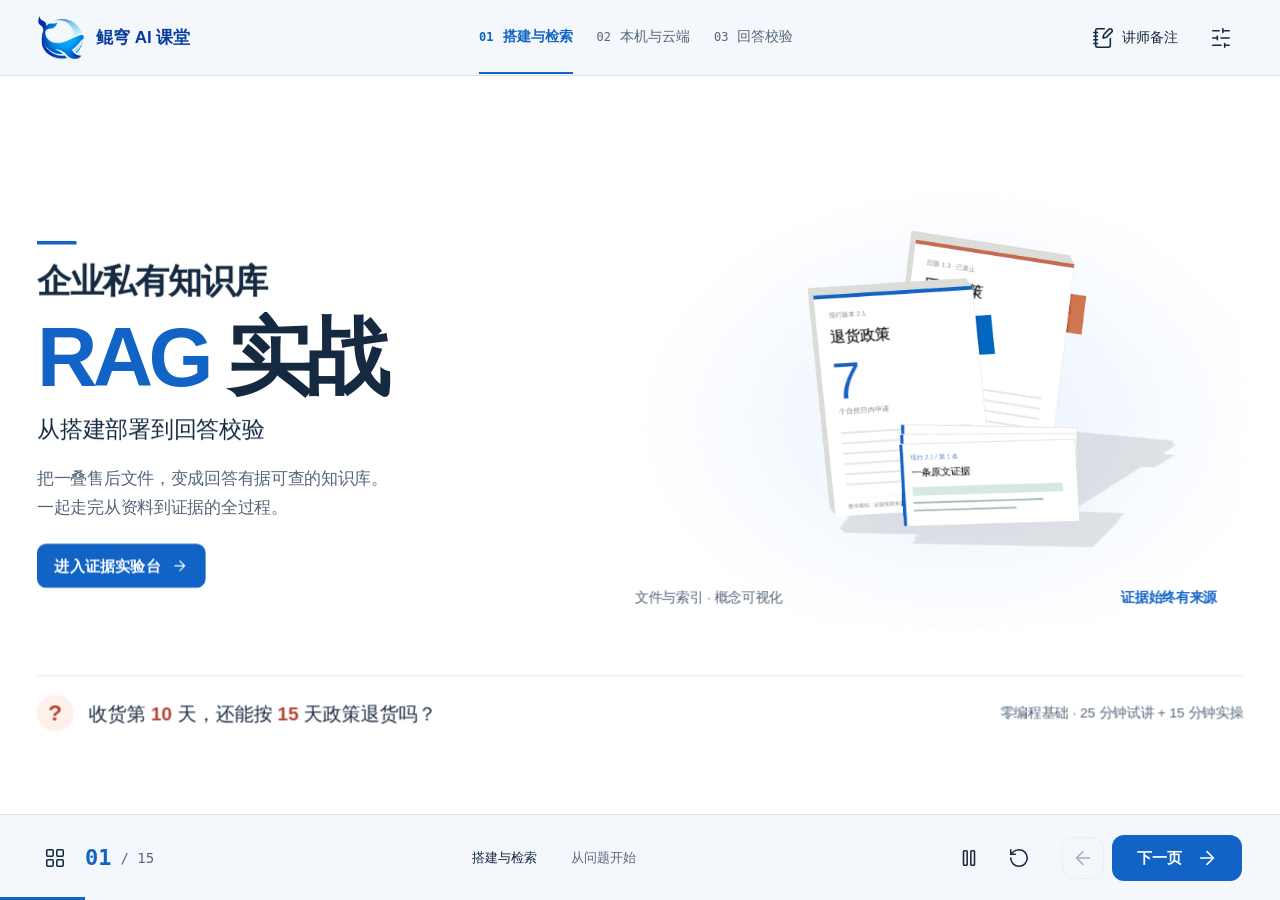
<file: index.html>
<!DOCTYPE html>
<html lang="zh-CN">
<head>
  <meta charset="utf-8">
  <meta name="viewport" content="width=device-width, initial-scale=1">
  <meta name="theme-color" content="#F4F7FC">
  <meta name="description" content="企业私有知识库 RAG 实战：从搭建部署到回答校验。15 页离线交互课件。">
  <title>企业私有知识库 RAG 实战 · 证据实验台</title>
  <link rel="icon" href="assets/kqai-logo.png" type="image/png">
  <link rel="stylesheet" href="vendor/reveal.css">
  <link rel="stylesheet" href="styles.css">
</head>
<body>
  <header class="app-header">
    <a class="brand" href="#/1" aria-label="鲲穹 AI 课堂，返回封面"><img class="brand-logo" src="assets/kqai-logo.png" alt="鲲穹 AI" width="46" height="46"><span>鲲穹 AI 课堂</span></a>
    <nav class="chapter-nav" aria-label="课程章节">
      <button data-go="1"><span>01</span> 搭建与检索</button>
      <button data-go="7"><span>02</span> 本机与云端</button>
      <button data-go="9"><span>03</span> 回答校验</button>
    </nav>
    <div class="header-actions">
      <button class="quiet-button" id="notes-button"><i data-lucide="notebook-pen"></i><span>讲师备注</span></button>
      <button class="icon-button" id="tools-button" aria-label="打开演示设置"><i data-lucide="sliders-horizontal"></i></button>
    </div>
  </header>
  <main class="reveal" aria-label="交互课件主舞台"><div class="slides" id="slides"></div></main>
  <footer class="app-footer">
    <button class="page-counter" id="directory-button" aria-label="打开15页目录"><i data-lucide="layout-grid"></i><strong id="page-number">01</strong><span>/ 15</span></button>
    <div class="step-status"><span id="chapter-label">开场</span><span class="step-dots" id="step-dots"></span><span id="step-label">从问题开始</span></div>
    <div class="navigation">
      <button class="icon-button" id="pause-button" aria-label="暂停动效"><i data-lucide="pause"></i></button>
      <button class="icon-button" id="replay-button" aria-label="重放本页"><i data-lucide="rotate-ccw"></i></button>
      <button class="icon-button previous" id="previous-button" aria-label="上一步"><i data-lucide="arrow-left"></i></button>
      <button class="primary-button next" id="next-button"><span>开始学习</span><i data-lucide="arrow-right"></i></button>
    </div>
  </footer>
  <div class="deck-progress" aria-hidden="true"><span id="deck-progress"></span></div>
  <dialog id="directory-dialog" class="directory-dialog" aria-labelledby="directory-title"><div class="dialog-heading"><div><p class="small-label">课程导航</p><h2 id="directory-title">一条证据，走完全过程。</h2></div><button class="icon-button" data-close aria-label="关闭目录"><i data-lucide="x"></i></button></div><div id="directory-grid" class="directory-grid"></div></dialog>
  <dialog id="source-dialog" class="source-dialog" aria-labelledby="source-title"><div class="dialog-heading"><div><p id="source-status" class="small-label"></p><h2 id="source-title"></h2></div><button class="icon-button" data-close aria-label="关闭原文"><i data-lucide="x"></i></button></div><p class="source-filename" id="source-filename"></p><div id="source-content" class="source-content"></div><div class="source-footer"><span>全部为虚构教学模拟资料</span><a id="source-download" download>下载原文 <i data-lucide="download"></i></a></div></dialog>
  <dialog id="tools-dialog" class="tools-dialog" aria-labelledby="tools-title"><div class="dialog-heading"><h2 id="tools-title">演示设置</h2><button class="icon-button" data-close aria-label="关闭设置"><i data-lucide="x"></i></button></div><label class="setting-row"><span><strong>减弱动态</strong><small>保留信息，停用空间运动</small></span><input id="reduced-switch" type="checkbox" role="switch"></label><button class="setting-row" id="reveal-all"><span><strong>显示本页完整结果</strong><small>跳过当前页剩余动画步骤</small></span><i data-lucide="eye"></i></button><button class="setting-row" id="fullscreen-button"><span><strong>切换全屏</strong><small>按 Esc 可退出</small></span><i data-lucide="maximize"></i></button><div class="keyboard-guide"><span><kbd>→</kbd><kbd>空格</kbd> 下一步</span><span><kbd>←</kbd> 上一步</span><span><kbd>Esc</kbd> 目录 / 关闭弹层</span></div><p class="muted">网页中的动画与预设回答为教学演示。真实问答请在 Cherry Studio 中完成。</p></dialog>
  <dialog id="answers-dialog" class="answers-dialog" aria-labelledby="answers-title"><div class="dialog-heading"><div><p class="small-label">讲师主动揭示</p><h2 id="answers-title">参考答案与评分</h2></div><button class="icon-button" data-close aria-label="关闭参考答案"><i data-lucide="x"></i></button></div><div id="answers-content"></div></dialog>
  <div id="toast" class="toast" role="status" aria-live="polite"></div>
  <div class="sr-only" id="announcer" aria-live="polite"></div>
  <noscript>本交互课件需要启用 JavaScript。原始教学资料在“资料”目录中。</noscript>
  <script src="vendor/reveal.js"></script>
  <script src="vendor/gsap.min.js"></script>
  <script src="vendor/lucide.min.js"></script>
  <script src="data.js"></script>
  <script src="state.js"></script>
  <script src="scene.js"></script>
  <script src="app.js"></script>
</body>
</html>
</file>
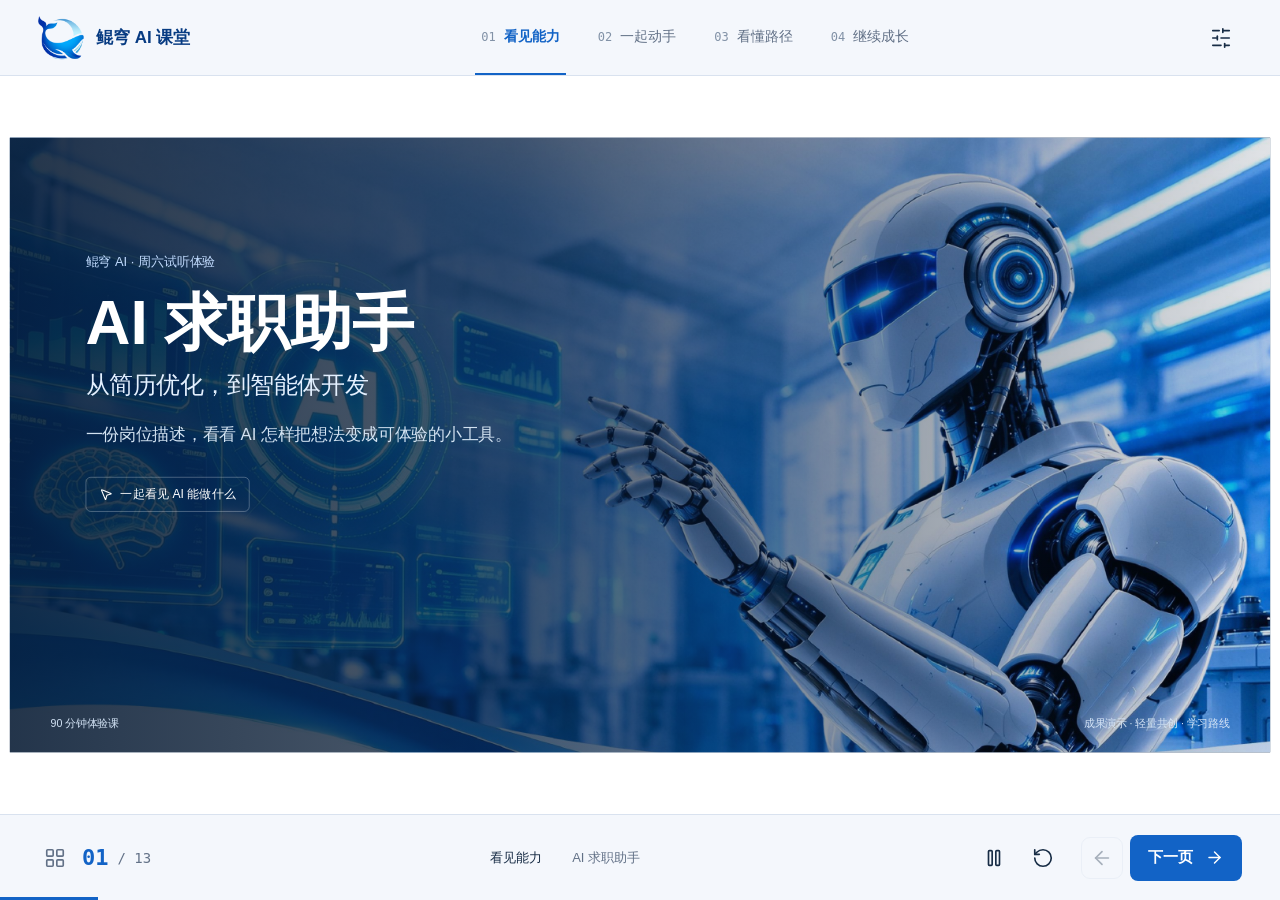
<file: ai-job-assistant-courseware/index.html>
<!doctype html>
<html lang="zh-CN">
<head>
  <meta charset="utf-8">
  <meta name="viewport" content="width=device-width, initial-scale=1">
  <meta name="theme-color" content="#f4f7fc">
  <meta name="description" content="AI 求职助手试听课：从简历优化到智能体开发。13 页互动课件，含分步动效。">
  <title>AI 求职助手 · 鲲穹 AI 试听课</title>
  <link rel="icon" href="favicon.svg" type="image/svg+xml">
  <link rel="stylesheet" href="vendor/reveal.css">
  <link rel="stylesheet" href="styles.css">
</head>
<body>
  <header class="app-header">
    <a class="brand" href="#/1" aria-label="鲲穹 AI 课堂，返回封面">
      <img class="brand-logo" src="assets/kqai-logo.png" alt="鲲穹 AI" width="46" height="46">
      <span>鲲穹 AI 课堂</span>
    </a>
    <nav class="chapter-nav" aria-label="课程章节">
      <button data-go="0"><span>01</span> 看见能力</button>
      <button data-go="3"><span>02</span> 一起动手</button>
      <button data-go="7"><span>03</span> 看懂路径</button>
      <button data-go="10"><span>04</span> 继续成长</button>
    </nav>
    <div class="header-actions">
      <button class="icon-button" id="tools-button" aria-label="打开演示设置" title="演示设置"><i data-lucide="sliders-horizontal"></i></button>
    </div>
  </header>

  <main class="reveal" aria-label="试听课件主舞台">
    <div class="slides" id="slides"></div>
  </main>

  <footer class="app-footer">
    <button class="page-counter" id="directory-button" aria-label="打开课件目录">
      <i data-lucide="layout-grid"></i><strong id="page-number">01</strong><span id="page-total">/ 13</span>
    </button>
    <div class="step-status">
      <span id="chapter-label">看见能力</span><span class="step-dots" id="step-dots" aria-hidden="true"></span><span id="step-label">AI 求职助手</span>
    </div>
    <div class="navigation">
      <button class="icon-button" id="pause-button" aria-label="暂停动效" title="暂停动效"><i data-lucide="pause"></i></button>
      <button class="icon-button" id="replay-button" aria-label="重放本页" title="重放本页"><i data-lucide="rotate-ccw"></i></button>
      <button class="icon-button previous" id="previous-button" aria-label="上一步" title="上一步"><i data-lucide="arrow-left"></i></button>
      <button class="primary-button next" id="next-button"><span>开始体验</span><i data-lucide="arrow-right"></i></button>
    </div>
  </footer>

  <div class="deck-progress" aria-hidden="true"><span id="deck-progress"></span></div>

  <dialog id="directory-dialog" class="directory-dialog" aria-labelledby="directory-title">
    <div class="dialog-heading">
      <div><p class="small-label">课程导航</p><h2 id="directory-title">从一份简历，看见 AI 能力。</h2></div>
      <button class="icon-button" data-close aria-label="关闭目录"><i data-lucide="x"></i></button>
    </div>
    <div id="directory-grid" class="directory-grid"></div>
  </dialog>

  <dialog id="tools-dialog" class="tools-dialog" aria-labelledby="tools-title">
    <div class="dialog-heading"><h2 id="tools-title">演示设置</h2><button class="icon-button" data-close aria-label="关闭设置"><i data-lucide="x"></i></button></div>
    <label class="setting-row"><span><strong>减弱动态</strong><small>保留内容，减少位移与缩放</small></span><input id="reduced-switch" type="checkbox" role="switch"></label>
    <button class="setting-row" id="reveal-all"><span><strong>显示本页完整内容</strong><small>跳过当前页剩余揭示步骤</small></span><i data-lucide="eye"></i></button>
    <button class="setting-row" id="fullscreen-button"><span><strong>切换全屏</strong><small>按 Esc 可退出</small></span><i data-lucide="maximize"></i></button>
    <button class="setting-row" id="sources-button"><span><strong>资料与演示边界</strong><small>查看样例和公司材料说明</small></span><i data-lucide="file-search"></i></button>
    <div class="keyboard-guide"><span><kbd>→</kbd><kbd>空格</kbd> 下一步</span><span><kbd>←</kbd> 上一步</span><span><kbd>Esc</kbd> 目录 / 关闭弹层</span></div>
  </dialog>

  <dialog id="sources-dialog" class="sources-dialog" aria-labelledby="sources-title">
    <div class="dialog-heading"><div><p class="small-label">资料说明</p><h2 id="sources-title">样例、案例与演示边界</h2></div><button class="icon-button" data-close aria-label="关闭资料说明"><i data-lucide="x"></i></button></div>
    <div class="source-list">
      <p><strong>求职助手互动</strong> 使用虚构候选人、岗位描述和预设结果，仅演示产品形态及输入变化，不调用模型、不上传数据。</p>
      <p><strong>公司案例与平台</strong> 根据公司介绍和产教融合中心资料整理。正式公开前请确认项目画面展示权限和内容时效。</p>
      <p><strong>个人信息</strong> 课堂只使用匿名教学样例。不要把学员真实简历、联系方式或其他个人资料输入第三方 AI 工具。</p>
    </div>
  </dialog>

  <div id="toast" class="toast" role="status" aria-live="polite"></div>
  <div id="announcer" class="sr-only" aria-live="polite"></div>
  <noscript>本互动课件需要启用 JavaScript。</noscript>

  <script src="vendor/reveal.js"></script>
  <script src="vendor/gsap.min.js"></script>
  <script src="vendor/lucide.min.js"></script>
  <script src="data.js"></script>
  <script src="app.js"></script>
</body>
</html>
</file>
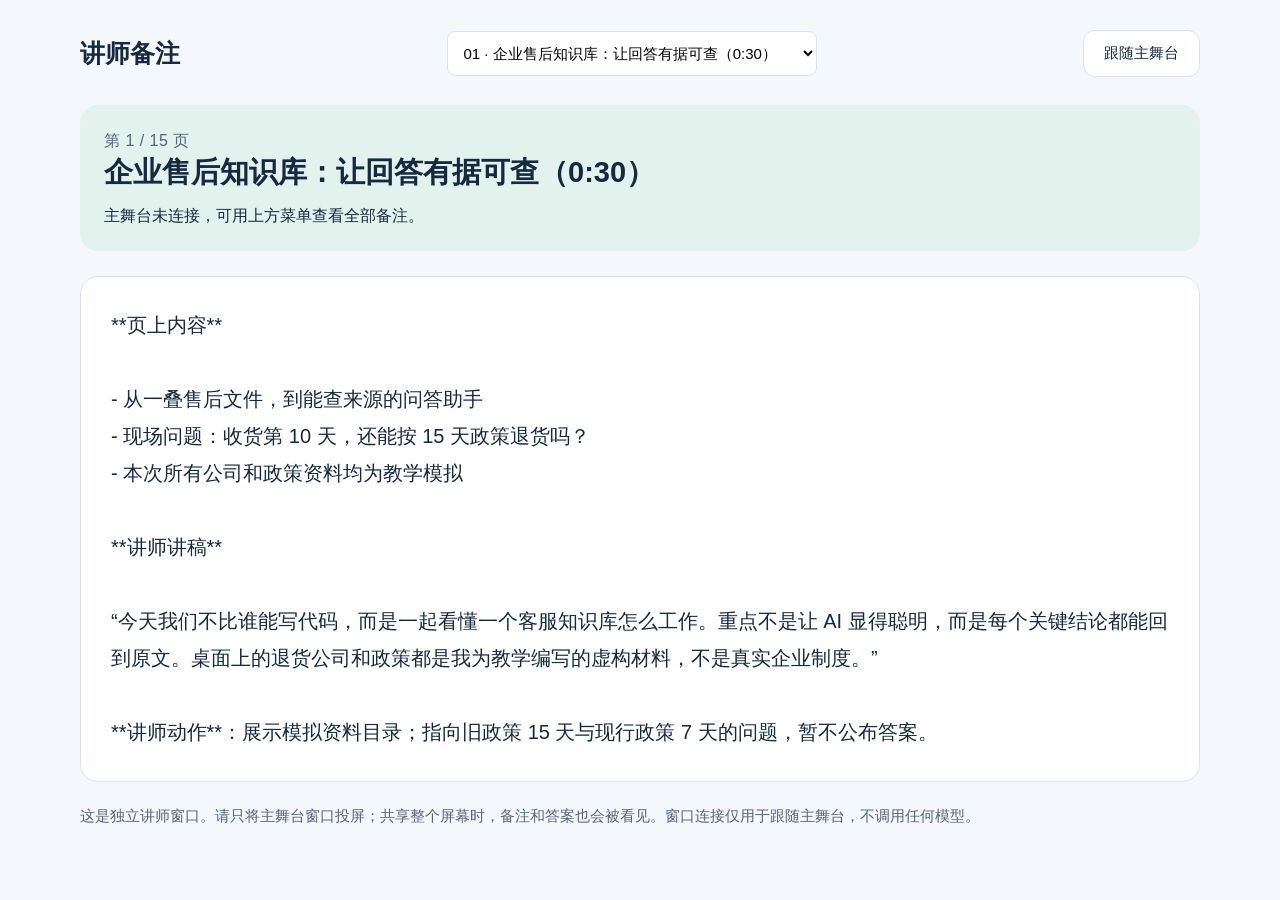
<file: notes.html>
<!DOCTYPE html>
<html lang="zh-CN"><head><meta charset="utf-8"><meta name="viewport" content="width=device-width,initial-scale=1"><title>讲师备注 · RAG 证据实验台</title><link rel="icon" href="favicon.svg"><link rel="stylesheet" href="styles.css"></head>
<body class="notes-body"><header class="notes-header"><h1>讲师备注</h1><select id="notes-select" aria-label="选择备注页"></select><button id="follow-button" class="secondary-button" style="font-size:15px">跟随主舞台</button></header><main><div class="notes-current"><p class="small-label" id="notes-page"></p><h2 id="notes-title"></h2><p id="notes-step"></p></div><div class="notes-text" id="notes-text"></div></main><p class="notes-warning">这是独立讲师窗口。请只将主舞台窗口投屏；共享整个屏幕时，备注和答案也会被看见。窗口连接仅用于跟随主舞台，不调用任何模型。</p><script src="data.js"></script><script src="notes.js"></script></body></html>
</file>
<file: vendor/reveal.css>
/**
 * reveal.js 5.2.0
 * https://revealjs.com
 * MIT licensed
 *
 * Copyright (C) 2011-2024 Hakim El Hattab, https://hakim.se
 */

.reveal .r-stretch,.reveal .stretch{max-width:none;max-height:none}.reveal pre.r-stretch code,.reveal pre.stretch code{height:100%;max-height:100%;box-sizing:border-box}.reveal .r-fit-text{display:inline-block;white-space:nowrap}.reveal .r-stack{display:grid;grid-template-rows:100%}.reveal .r-stack>*{grid-area:1/1;margin:auto}.reveal .r-hstack,.reveal .r-vstack{display:flex}.reveal .r-hstack img,.reveal .r-hstack video,.reveal .r-vstack img,.reveal .r-vstack video{min-width:0;min-height:0;object-fit:contain}.reveal .r-vstack{flex-direction:column;align-items:center;justify-content:center}.reveal .r-hstack{flex-direction:row;align-items:center;justify-content:center}.reveal .items-stretch{align-items:stretch}.reveal .items-start{align-items:flex-start}.reveal .items-center{align-items:center}.reveal .items-end{align-items:flex-end}.reveal .justify-between{justify-content:space-between}.reveal .justify-around{justify-content:space-around}.reveal .justify-start{justify-content:flex-start}.reveal .justify-center{justify-content:center}.reveal .justify-end{justify-content:flex-end}html.reveal-full-page{width:100%;height:100%;height:100vh;height:calc(var(--vh,1vh) * 100);height:100dvh;overflow:hidden}.reveal-viewport{height:100%;overflow:hidden;position:relative;line-height:1;margin:0;background-color:#fff;color:#000;--r-controls-spacing:12px;--r-overlay-header-height:40px;--r-overlay-margin:0px;--r-overlay-padding:6px;--r-overlay-gap:5px}@media screen and (max-width:1024px),(max-height:768px){.reveal-viewport{--r-overlay-header-height:26px}}.reveal-viewport:fullscreen{top:0!important;left:0!important;width:100%!important;height:100%!important;transform:none!important}.reveal .fragment{transition:all .2s ease}.reveal .fragment:not(.custom){opacity:0;visibility:hidden;will-change:opacity}.reveal .fragment.visible{opacity:1;visibility:inherit}.reveal .fragment.disabled{transition:none}.reveal .fragment.grow{opacity:1;visibility:inherit}.reveal .fragment.grow.visible{transform:scale(1.3)}.reveal .fragment.shrink{opacity:1;visibility:inherit}.reveal .fragment.shrink.visible{transform:scale(.7)}.reveal .fragment.zoom-in{transform:scale(.1)}.reveal .fragment.zoom-in.visible{transform:none}.reveal .fragment.fade-out{opacity:1;visibility:inherit}.reveal .fragment.fade-out.visible{opacity:0;visibility:hidden}.reveal .fragment.semi-fade-out{opacity:1;visibility:inherit}.reveal .fragment.semi-fade-out.visible{opacity:.5;visibility:inherit}.reveal .fragment.strike{opacity:1;visibility:inherit}.reveal .fragment.strike.visible{text-decoration:line-through}.reveal .fragment.fade-up{transform:translate(0,40px)}.reveal .fragment.fade-up.visible{transform:translate(0,0)}.reveal .fragment.fade-down{transform:translate(0,-40px)}.reveal .fragment.fade-down.visible{transform:translate(0,0)}.reveal .fragment.fade-right{transform:translate(-40px,0)}.reveal .fragment.fade-right.visible{transform:translate(0,0)}.reveal .fragment.fade-left{transform:translate(40px,0)}.reveal .fragment.fade-left.visible{transform:translate(0,0)}.reveal .fragment.current-visible,.reveal .fragment.fade-in-then-out{opacity:0;visibility:hidden}.reveal .fragment.current-visible.current-fragment,.reveal .fragment.fade-in-then-out.current-fragment{opacity:1;visibility:inherit}.reveal .fragment.fade-in-then-semi-out{opacity:0;visibility:hidden}.reveal .fragment.fade-in-then-semi-out.visible{opacity:.5;visibility:inherit}.reveal .fragment.fade-in-then-semi-out.current-fragment{opacity:1;visibility:inherit}.reveal .fragment.highlight-blue,.reveal .fragment.highlight-current-blue,.reveal .fragment.highlight-current-green,.reveal .fragment.highlight-current-red,.reveal .fragment.highlight-green,.reveal .fragment.highlight-red{opacity:1;visibility:inherit}.reveal .fragment.highlight-red.visible{color:#ff2c2d}.reveal .fragment.highlight-green.visible{color:#17ff2e}.reveal .fragment.highlight-blue.visible{color:#1b91ff}.reveal .fragment.highlight-current-red.current-fragment{color:#ff2c2d}.reveal .fragment.highlight-current-green.current-fragment{color:#17ff2e}.reveal .fragment.highlight-current-blue.current-fragment{color:#1b91ff}.reveal:after{content:"";font-style:italic}.reveal iframe{z-index:1}.reveal a{position:relative}@keyframes bounce-right{0%,10%,25%,40%,50%{transform:translateX(0)}20%{transform:translateX(10px)}30%{transform:translateX(-5px)}}@keyframes bounce-left{0%,10%,25%,40%,50%{transform:translateX(0)}20%{transform:translateX(-10px)}30%{transform:translateX(5px)}}@keyframes bounce-down{0%,10%,25%,40%,50%{transform:translateY(0)}20%{transform:translateY(10px)}30%{transform:translateY(-5px)}}.reveal .controls{display:none;position:absolute;top:auto;bottom:var(--r-controls-spacing);right:var(--r-controls-spacing);left:auto;z-index:11;color:#000;pointer-events:none;font-size:10px}.reveal .controls button{position:absolute;padding:0;background-color:transparent;border:0;outline:0;cursor:pointer;color:currentColor;transform:scale(.9999);transition:color .2s ease,opacity .2s ease,transform .2s ease;z-index:2;pointer-events:auto;font-size:inherit;visibility:hidden;opacity:0;-webkit-appearance:none;-webkit-tap-highlight-color:transparent}.reveal .controls .controls-arrow:after,.reveal .controls .controls-arrow:before{content:"";position:absolute;top:0;left:0;width:2.6em;height:.5em;border-radius:.25em;background-color:currentColor;transition:all .15s ease,background-color .8s ease;transform-origin:.2em 50%;will-change:transform}.reveal .controls .controls-arrow{position:relative;width:3.6em;height:3.6em}.reveal .controls .controls-arrow:before{transform:translateX(.5em) translateY(1.55em) rotate(45deg)}.reveal .controls .controls-arrow:after{transform:translateX(.5em) translateY(1.55em) rotate(-45deg)}.reveal .controls .controls-arrow:hover:before{transform:translateX(.5em) translateY(1.55em) rotate(40deg)}.reveal .controls .controls-arrow:hover:after{transform:translateX(.5em) translateY(1.55em) rotate(-40deg)}.reveal .controls .controls-arrow:active:before{transform:translateX(.5em) translateY(1.55em) rotate(36deg)}.reveal .controls .controls-arrow:active:after{transform:translateX(.5em) translateY(1.55em) rotate(-36deg)}.reveal .controls .navigate-left{right:6.4em;bottom:3.2em;transform:translateX(-10px)}.reveal .controls .navigate-left.highlight{animation:bounce-left 2s 50 both ease-out}.reveal .controls .navigate-right{right:0;bottom:3.2em;transform:translateX(10px)}.reveal .controls .navigate-right .controls-arrow{transform:rotate(180deg)}.reveal .controls .navigate-right.highlight{animation:bounce-right 2s 50 both ease-out}.reveal .controls .navigate-up{right:3.2em;bottom:6.4em;transform:translateY(-10px)}.reveal .controls .navigate-up .controls-arrow{transform:rotate(90deg)}.reveal .controls .navigate-down{right:3.2em;bottom:-1.4em;padding-bottom:1.4em;transform:translateY(10px)}.reveal .controls .navigate-down .controls-arrow{transform:rotate(-90deg)}.reveal .controls .navigate-down.highlight{animation:bounce-down 2s 50 both ease-out}.reveal .controls[data-controls-back-arrows=faded] .navigate-up.enabled{opacity:.3}.reveal .controls[data-controls-back-arrows=faded] .navigate-up.enabled:hover{opacity:1}.reveal .controls[data-controls-back-arrows=hidden] .navigate-up.enabled{opacity:0;visibility:hidden}.reveal .controls .enabled{visibility:visible;opacity:.9;cursor:pointer;transform:none}.reveal .controls .enabled.fragmented{opacity:.5}.reveal .controls .enabled.fragmented:hover,.reveal .controls .enabled:hover{opacity:1}.reveal:not(.rtl) .controls[data-controls-back-arrows=faded] .navigate-left.enabled{opacity:.3}.reveal:not(.rtl) .controls[data-controls-back-arrows=faded] .navigate-left.enabled:hover{opacity:1}.reveal:not(.rtl) .controls[data-controls-back-arrows=hidden] .navigate-left.enabled{opacity:0;visibility:hidden}.reveal.rtl .controls[data-controls-back-arrows=faded] .navigate-right.enabled{opacity:.3}.reveal.rtl .controls[data-controls-back-arrows=faded] .navigate-right.enabled:hover{opacity:1}.reveal.rtl .controls[data-controls-back-arrows=hidden] .navigate-right.enabled{opacity:0;visibility:hidden}.reveal[data-navigation-mode=linear].has-horizontal-slides .navigate-down,.reveal[data-navigation-mode=linear].has-horizontal-slides .navigate-up{display:none}.reveal:not(.has-vertical-slides) .controls .navigate-left,.reveal[data-navigation-mode=linear].has-horizontal-slides .navigate-left{bottom:1.4em;right:5.5em}.reveal:not(.has-vertical-slides) .controls .navigate-right,.reveal[data-navigation-mode=linear].has-horizontal-slides .navigate-right{bottom:1.4em;right:.5em}.reveal:not(.has-horizontal-slides) .controls .navigate-up{right:1.4em;bottom:5em}.reveal:not(.has-horizontal-slides) .controls .navigate-down{right:1.4em;bottom:.5em}.reveal.has-dark-background .controls{color:#fff}.reveal.has-light-background .controls{color:#000}.reveal.no-hover .controls .controls-arrow:active:before,.reveal.no-hover .controls .controls-arrow:hover:before{transform:translateX(.5em) translateY(1.55em) rotate(45deg)}.reveal.no-hover .controls .controls-arrow:active:after,.reveal.no-hover .controls .controls-arrow:hover:after{transform:translateX(.5em) translateY(1.55em) rotate(-45deg)}@media screen and (min-width:500px){.reveal-viewport{--r-controls-spacing:0.8em}.reveal .controls[data-controls-layout=edges]{top:0;right:0;bottom:0;left:0}.reveal .controls[data-controls-layout=edges] .navigate-down,.reveal .controls[data-controls-layout=edges] .navigate-left,.reveal .controls[data-controls-layout=edges] .navigate-right,.reveal .controls[data-controls-layout=edges] .navigate-up{bottom:auto;right:auto}.reveal .controls[data-controls-layout=edges] .navigate-left{top:50%;left:var(--r-controls-spacing);margin-top:-1.8em}.reveal .controls[data-controls-layout=edges] .navigate-right{top:50%;right:var(--r-controls-spacing);margin-top:-1.8em}.reveal .controls[data-controls-layout=edges] .navigate-up{top:var(--r-controls-spacing);left:50%;margin-left:-1.8em}.reveal .controls[data-controls-layout=edges] .navigate-down{bottom:calc(var(--r-controls-spacing) - 1.4em + .3em);left:50%;margin-left:-1.8em}}.reveal .progress{position:absolute;display:none;height:3px;width:100%;bottom:0;left:0;z-index:10;background-color:rgba(0,0,0,.2);color:#fff}.reveal .progress:after{content:"";display:block;position:absolute;height:10px;width:100%;top:-10px}.reveal .progress span{display:block;height:100%;width:100%;background-color:currentColor;transition:transform .8s cubic-bezier(.26,.86,.44,.985);transform-origin:0 0;transform:scaleX(0)}.reveal .slide-number{position:absolute;display:block;right:8px;bottom:8px;z-index:31;font-family:Helvetica,sans-serif;font-size:12px;line-height:1;color:#fff;background-color:rgba(0,0,0,.4);padding:5px}.reveal .slide-number a{color:currentColor}.reveal .slide-number-delimiter{margin:0 3px}.reveal{position:relative;width:100%;height:100%;overflow:hidden;touch-action:pinch-zoom}.reveal.embedded{touch-action:pan-y}.reveal.embedded.is-vertical-slide{touch-action:none}.reveal .slides{position:absolute;width:100%;height:100%;top:0;right:0;bottom:0;left:0;margin:auto;pointer-events:none;overflow:visible;z-index:1;text-align:center;perspective:600px;perspective-origin:50% 40%}.reveal .slides>section{perspective:600px}.reveal .slides>section,.reveal .slides>section>section{display:none;position:absolute;width:100%;pointer-events:auto;z-index:10;transform-style:flat;transition:transform-origin .8s cubic-bezier(.26,.86,.44,.985),transform .8s cubic-bezier(.26,.86,.44,.985),visibility .8s cubic-bezier(.26,.86,.44,.985),opacity .8s cubic-bezier(.26,.86,.44,.985)}.reveal[data-transition-speed=fast] .slides section{transition-duration:.4s}.reveal[data-transition-speed=slow] .slides section{transition-duration:1.2s}.reveal .slides section[data-transition-speed=fast]{transition-duration:.4s}.reveal .slides section[data-transition-speed=slow]{transition-duration:1.2s}.reveal .slides>section.stack{padding-top:0;padding-bottom:0;pointer-events:none;height:100%}.reveal .slides>section.present,.reveal .slides>section>section.present{display:block;z-index:11;opacity:1}.reveal .slides>section:empty,.reveal .slides>section>section:empty,.reveal .slides>section>section[data-background-interactive],.reveal .slides>section[data-background-interactive]{pointer-events:none}.reveal.center,.reveal.center .slides,.reveal.center .slides section{min-height:0!important}.reveal .slides>section:not(.present),.reveal .slides>section>section:not(.present){pointer-events:none}.reveal.overview .slides>section,.reveal.overview .slides>section>section{pointer-events:auto}.reveal .slides>section.future,.reveal .slides>section.future>section,.reveal .slides>section.past,.reveal .slides>section.past>section,.reveal .slides>section>section.future,.reveal .slides>section>section.past{opacity:0}.reveal .slides>section[data-transition=slide].past,.reveal .slides>section[data-transition~=slide-out].past,.reveal.slide .slides>section:not([data-transition]).past{transform:translate(-150%,0)}.reveal .slides>section[data-transition=slide].future,.reveal .slides>section[data-transition~=slide-in].future,.reveal.slide .slides>section:not([data-transition]).future{transform:translate(150%,0)}.reveal .slides>section>section[data-transition=slide].past,.reveal .slides>section>section[data-transition~=slide-out].past,.reveal.slide .slides>section>section:not([data-transition]).past{transform:translate(0,-150%)}.reveal .slides>section>section[data-transition=slide].future,.reveal .slides>section>section[data-transition~=slide-in].future,.reveal.slide .slides>section>section:not([data-transition]).future{transform:translate(0,150%)}.reveal .slides>section[data-transition=linear].past,.reveal .slides>section[data-transition~=linear-out].past,.reveal.linear .slides>section:not([data-transition]).past{transform:translate(-150%,0)}.reveal .slides>section[data-transition=linear].future,.reveal .slides>section[data-transition~=linear-in].future,.reveal.linear .slides>section:not([data-transition]).future{transform:translate(150%,0)}.reveal .slides>section>section[data-transition=linear].past,.reveal .slides>section>section[data-transition~=linear-out].past,.reveal.linear .slides>section>section:not([data-transition]).past{transform:translate(0,-150%)}.reveal .slides>section>section[data-transition=linear].future,.reveal .slides>section>section[data-transition~=linear-in].future,.reveal.linear .slides>section>section:not([data-transition]).future{transform:translate(0,150%)}.reveal .slides section[data-transition=default].stack,.reveal.default .slides section.stack{transform-style:preserve-3d}.reveal .slides>section[data-transition=default].past,.reveal .slides>section[data-transition~=default-out].past,.reveal.default .slides>section:not([data-transition]).past{transform:translate3d(-100%,0,0) rotateY(-90deg) translate3d(-100%,0,0)}.reveal .slides>section[data-transition=default].future,.reveal .slides>section[data-transition~=default-in].future,.reveal.default .slides>section:not([data-transition]).future{transform:translate3d(100%,0,0) rotateY(90deg) translate3d(100%,0,0)}.reveal .slides>section>section[data-transition=default].past,.reveal .slides>section>section[data-transition~=default-out].past,.reveal.default .slides>section>section:not([data-transition]).past{transform:translate3d(0,-300px,0) rotateX(70deg) translate3d(0,-300px,0)}.reveal .slides>section>section[data-transition=default].future,.reveal .slides>section>section[data-transition~=default-in].future,.reveal.default .slides>section>section:not([data-transition]).future{transform:translate3d(0,300px,0) rotateX(-70deg) translate3d(0,300px,0)}.reveal .slides section[data-transition=convex].stack,.reveal.convex .slides section.stack{transform-style:preserve-3d}.reveal .slides>section[data-transition=convex].past,.reveal .slides>section[data-transition~=convex-out].past,.reveal.convex .slides>section:not([data-transition]).past{transform:translate3d(-100%,0,0) rotateY(-90deg) translate3d(-100%,0,0)}.reveal .slides>section[data-transition=convex].future,.reveal .slides>section[data-transition~=convex-in].future,.reveal.convex .slides>section:not([data-transition]).future{transform:translate3d(100%,0,0) rotateY(90deg) translate3d(100%,0,0)}.reveal .slides>section>section[data-transition=convex].past,.reveal .slides>section>section[data-transition~=convex-out].past,.reveal.convex .slides>section>section:not([data-transition]).past{transform:translate3d(0,-300px,0) rotateX(70deg) translate3d(0,-300px,0)}.reveal .slides>section>section[data-transition=convex].future,.reveal .slides>section>section[data-transition~=convex-in].future,.reveal.convex .slides>section>section:not([data-transition]).future{transform:translate3d(0,300px,0) rotateX(-70deg) translate3d(0,300px,0)}.reveal .slides section[data-transition=concave].stack,.reveal.concave .slides section.stack{transform-style:preserve-3d}.reveal .slides>section[data-transition=concave].past,.reveal .slides>section[data-transition~=concave-out].past,.reveal.concave .slides>section:not([data-transition]).past{transform:translate3d(-100%,0,0) rotateY(90deg) translate3d(-100%,0,0)}.reveal .slides>section[data-transition=concave].future,.reveal .slides>section[data-transition~=concave-in].future,.reveal.concave .slides>section:not([data-transition]).future{transform:translate3d(100%,0,0) rotateY(-90deg) translate3d(100%,0,0)}.reveal .slides>section>section[data-transition=concave].past,.reveal .slides>section>section[data-transition~=concave-out].past,.reveal.concave .slides>section>section:not([data-transition]).past{transform:translate3d(0,-80%,0) rotateX(-70deg) translate3d(0,-80%,0)}.reveal .slides>section>section[data-transition=concave].future,.reveal .slides>section>section[data-transition~=concave-in].future,.reveal.concave .slides>section>section:not([data-transition]).future{transform:translate3d(0,80%,0) rotateX(70deg) translate3d(0,80%,0)}.reveal .slides section[data-transition=zoom],.reveal.zoom .slides section:not([data-transition]){transition-timing-function:ease}.reveal .slides>section[data-transition=zoom].past,.reveal .slides>section[data-transition~=zoom-out].past,.reveal.zoom .slides>section:not([data-transition]).past{visibility:hidden;transform:scale(16)}.reveal .slides>section[data-transition=zoom].future,.reveal .slides>section[data-transition~=zoom-in].future,.reveal.zoom .slides>section:not([data-transition]).future{visibility:hidden;transform:scale(.2)}.reveal .slides>section>section[data-transition=zoom].past,.reveal .slides>section>section[data-transition~=zoom-out].past,.reveal.zoom .slides>section>section:not([data-transition]).past{transform:scale(16)}.reveal .slides>section>section[data-transition=zoom].future,.reveal .slides>section>section[data-transition~=zoom-in].future,.reveal.zoom .slides>section>section:not([data-transition]).future{transform:scale(.2)}.reveal.cube .slides{perspective:1300px}.reveal.cube .slides section{padding:30px;min-height:700px;backface-visibility:hidden;box-sizing:border-box;transform-style:preserve-3d}.reveal.center.cube .slides section{min-height:0}.reveal.cube .slides section:not(.stack):before{content:"";position:absolute;display:block;width:100%;height:100%;left:0;top:0;background:rgba(0,0,0,.1);border-radius:4px;transform:translateZ(-20px)}.reveal.cube .slides section:not(.stack):after{content:"";position:absolute;display:block;width:90%;height:30px;left:5%;bottom:0;background:0 0;z-index:1;border-radius:4px;box-shadow:0 95px 25px rgba(0,0,0,.2);transform:translateZ(-90px) rotateX(65deg)}.reveal.cube .slides>section.stack{padding:0;background:0 0}.reveal.cube .slides>section.past{transform-origin:100% 0;transform:translate3d(-100%,0,0) rotateY(-90deg)}.reveal.cube .slides>section.future{transform-origin:0 0;transform:translate3d(100%,0,0) rotateY(90deg)}.reveal.cube .slides>section>section.past{transform-origin:0 100%;transform:translate3d(0,-100%,0) rotateX(90deg)}.reveal.cube .slides>section>section.future{transform-origin:0 0;transform:translate3d(0,100%,0) rotateX(-90deg)}.reveal.page .slides{perspective-origin:0 50%;perspective:3000px}.reveal.page .slides section{padding:30px;min-height:700px;box-sizing:border-box;transform-style:preserve-3d}.reveal.page .slides section.past{z-index:12}.reveal.page .slides section:not(.stack):before{content:"";position:absolute;display:block;width:100%;height:100%;left:0;top:0;background:rgba(0,0,0,.1);transform:translateZ(-20px)}.reveal.page .slides section:not(.stack):after{content:"";position:absolute;display:block;width:90%;height:30px;left:5%;bottom:0;background:0 0;z-index:1;border-radius:4px;box-shadow:0 95px 25px rgba(0,0,0,.2);transform:translateZ(-90px) rotateX(65deg)}.reveal.page .slides>section.stack{padding:0;background:0 0}.reveal.page .slides>section.past{transform-origin:0 0;transform:translate3d(-40%,0,0) rotateY(-80deg)}.reveal.page .slides>section.future{transform-origin:100% 0;transform:translate3d(0,0,0)}.reveal.page .slides>section>section.past{transform-origin:0 0;transform:translate3d(0,-40%,0) rotateX(80deg)}.reveal.page .slides>section>section.future{transform-origin:0 100%;transform:translate3d(0,0,0)}.reveal .slides section[data-transition=fade],.reveal.fade .slides section:not([data-transition]),.reveal.fade .slides>section>section:not([data-transition]){transform:none;transition:opacity .5s}.reveal.fade.overview .slides section,.reveal.fade.overview .slides>section>section{transition:none}.reveal .slides section[data-transition=none],.reveal.none .slides section:not([data-transition]){transform:none;transition:none}.reveal .pause-overlay{position:absolute;top:0;left:0;width:100%;height:100%;background:#000;visibility:hidden;opacity:0;z-index:100;transition:all 1s ease}.reveal .pause-overlay .resume-button{position:absolute;bottom:20px;right:20px;color:#ccc;border-radius:2px;padding:6px 14px;border:2px solid #ccc;font-size:16px;background:0 0;cursor:pointer}.reveal .pause-overlay .resume-button:hover{color:#fff;border-color:#fff}.reveal.paused .pause-overlay{visibility:visible;opacity:1}.reveal .no-transition,.reveal .no-transition *,.reveal .slides.disable-slide-transitions section{transition:none!important}.reveal .slides.disable-slide-transitions section{transform:none!important}.reveal .backgrounds{position:absolute;width:100%;height:100%;top:0;left:0;perspective:600px}.reveal .slide-background{display:none;position:absolute;width:100%;height:100%;opacity:0;visibility:hidden;overflow:hidden;background-color:rgba(0,0,0,0);transition:all .8s cubic-bezier(.26,.86,.44,.985)}.reveal .slide-background-content{position:absolute;width:100%;height:100%;background-position:50% 50%;background-repeat:no-repeat;background-size:cover}.reveal .slide-background.stack{display:block}.reveal .slide-background.present{opacity:1;visibility:visible;z-index:2}.print-pdf .reveal .slide-background{opacity:1!important;visibility:visible!important}.reveal .slide-background video{position:absolute;width:100%;height:100%;max-width:none;max-height:none;top:0;left:0;object-fit:cover}.reveal .slide-background[data-background-size=contain] video{object-fit:contain}.reveal>.backgrounds .slide-background[data-background-transition=none],.reveal[data-background-transition=none]>.backgrounds .slide-background:not([data-background-transition]){transition:none}.reveal>.backgrounds .slide-background[data-background-transition=slide],.reveal[data-background-transition=slide]>.backgrounds .slide-background:not([data-background-transition]){opacity:1}.reveal>.backgrounds .slide-background.past[data-background-transition=slide],.reveal[data-background-transition=slide]>.backgrounds .slide-background.past:not([data-background-transition]){transform:translate(-100%,0)}.reveal>.backgrounds .slide-background.future[data-background-transition=slide],.reveal[data-background-transition=slide]>.backgrounds .slide-background.future:not([data-background-transition]){transform:translate(100%,0)}.reveal>.backgrounds .slide-background>.slide-background.past[data-background-transition=slide],.reveal[data-background-transition=slide]>.backgrounds .slide-background>.slide-background.past:not([data-background-transition]){transform:translate(0,-100%)}.reveal>.backgrounds .slide-background>.slide-background.future[data-background-transition=slide],.reveal[data-background-transition=slide]>.backgrounds .slide-background>.slide-background.future:not([data-background-transition]){transform:translate(0,100%)}.reveal>.backgrounds .slide-background.past[data-background-transition=convex],.reveal[data-background-transition=convex]>.backgrounds .slide-background.past:not([data-background-transition]){opacity:0;transform:translate3d(-100%,0,0) rotateY(-90deg) translate3d(-100%,0,0)}.reveal>.backgrounds .slide-background.future[data-background-transition=convex],.reveal[data-background-transition=convex]>.backgrounds .slide-background.future:not([data-background-transition]){opacity:0;transform:translate3d(100%,0,0) rotateY(90deg) translate3d(100%,0,0)}.reveal>.backgrounds .slide-background>.slide-background.past[data-background-transition=convex],.reveal[data-background-transition=convex]>.backgrounds .slide-background>.slide-background.past:not([data-background-transition]){opacity:0;transform:translate3d(0,-100%,0) rotateX(90deg) translate3d(0,-100%,0)}.reveal>.backgrounds .slide-background>.slide-background.future[data-background-transition=convex],.reveal[data-background-transition=convex]>.backgrounds .slide-background>.slide-background.future:not([data-background-transition]){opacity:0;transform:translate3d(0,100%,0) rotateX(-90deg) translate3d(0,100%,0)}.reveal>.backgrounds .slide-background.past[data-background-transition=concave],.reveal[data-background-transition=concave]>.backgrounds .slide-background.past:not([data-background-transition]){opacity:0;transform:translate3d(-100%,0,0) rotateY(90deg) translate3d(-100%,0,0)}.reveal>.backgrounds .slide-background.future[data-background-transition=concave],.reveal[data-background-transition=concave]>.backgrounds .slide-background.future:not([data-background-transition]){opacity:0;transform:translate3d(100%,0,0) rotateY(-90deg) translate3d(100%,0,0)}.reveal>.backgrounds .slide-background>.slide-background.past[data-background-transition=concave],.reveal[data-background-transition=concave]>.backgrounds .slide-background>.slide-background.past:not([data-background-transition]){opacity:0;transform:translate3d(0,-100%,0) rotateX(-90deg) translate3d(0,-100%,0)}.reveal>.backgrounds .slide-background>.slide-background.future[data-background-transition=concave],.reveal[data-background-transition=concave]>.backgrounds .slide-background>.slide-background.future:not([data-background-transition]){opacity:0;transform:translate3d(0,100%,0) rotateX(90deg) translate3d(0,100%,0)}.reveal>.backgrounds .slide-background[data-background-transition=zoom],.reveal[data-background-transition=zoom]>.backgrounds .slide-background:not([data-background-transition]){transition-timing-function:ease}.reveal>.backgrounds .slide-background.past[data-background-transition=zoom],.reveal[data-background-transition=zoom]>.backgrounds .slide-background.past:not([data-background-transition]){opacity:0;visibility:hidden;transform:scale(16)}.reveal>.backgrounds .slide-background.future[data-background-transition=zoom],.reveal[data-background-transition=zoom]>.backgrounds .slide-background.future:not([data-background-transition]){opacity:0;visibility:hidden;transform:scale(.2)}.reveal>.backgrounds .slide-background>.slide-background.past[data-background-transition=zoom],.reveal[data-background-transition=zoom]>.backgrounds .slide-background>.slide-background.past:not([data-background-transition]){opacity:0;visibility:hidden;transform:scale(16)}.reveal>.backgrounds .slide-background>.slide-background.future[data-background-transition=zoom],.reveal[data-background-transition=zoom]>.backgrounds .slide-background>.slide-background.future:not([data-background-transition]){opacity:0;visibility:hidden;transform:scale(.2)}.reveal[data-transition-speed=fast]>.backgrounds .slide-background{transition-duration:.4s}.reveal[data-transition-speed=slow]>.backgrounds .slide-background{transition-duration:1.2s}.reveal [data-auto-animate-target^=unmatched]{will-change:opacity}.reveal section[data-auto-animate]:not(.stack):not([data-auto-animate=running]) [data-auto-animate-target^=unmatched]{opacity:0}.reveal.overview{perspective-origin:50% 50%;perspective:700px}.reveal.overview .slides section{height:100%;top:0!important;opacity:1!important;overflow:hidden;visibility:visible!important;cursor:pointer;box-sizing:border-box}.reveal.overview .slides section.present,.reveal.overview .slides section:hover{outline:10px solid rgba(150,150,150,.4);outline-offset:10px}.reveal.overview .slides section .fragment{opacity:1;transition:none}.reveal.overview .slides section:after,.reveal.overview .slides section:before{display:none!important}.reveal.overview .slides>section.stack{padding:0;top:0!important;background:0 0;outline:0;overflow:visible}.reveal.overview .backgrounds{perspective:inherit}.reveal.overview .backgrounds .slide-background{opacity:1;visibility:visible;outline:10px solid rgba(150,150,150,.1);outline-offset:10px}.reveal.overview .backgrounds .slide-background.stack{overflow:visible}.reveal.overview .slides section,.reveal.overview-deactivating .slides section{transition:none}.reveal.overview .backgrounds .slide-background,.reveal.overview-deactivating .backgrounds .slide-background{transition:none}.reveal.rtl .slides,.reveal.rtl .slides h1,.reveal.rtl .slides h2,.reveal.rtl .slides h3,.reveal.rtl .slides h4,.reveal.rtl .slides h5,.reveal.rtl .slides h6{direction:rtl;font-family:sans-serif}.reveal.rtl code,.reveal.rtl pre{direction:ltr}.reveal.rtl ol,.reveal.rtl ul{text-align:right}.reveal.rtl .progress span{transform-origin:100% 0}.reveal.has-parallax-background .backgrounds{transition:all .8s ease}.reveal.has-parallax-background[data-transition-speed=fast] .backgrounds{transition-duration:.4s}.reveal.has-parallax-background[data-transition-speed=slow] .backgrounds{transition-duration:1.2s}@keyframes fade-in{from{opacity:0}to{opacity:1}}@keyframes scale-up{from{transform:scale(.95)}to{transform:scale(1)}}.reveal [data-preview-image],.reveal [data-preview-link]:not(a):not([data-preview-link=false]),.reveal [data-preview-video]{cursor:zoom-in}.r-overlay{position:absolute;top:var(--r-overlay-margin);right:var(--r-overlay-margin);bottom:var(--r-overlay-margin);left:var(--r-overlay-margin);border-radius:min(var(--r-overlay-margin),6px);z-index:99;background:rgba(0,0,0,.95);-webkit-backdrop-filter:blur(10px);backdrop-filter:blur(10px);transition:all .3s ease;color:#fff;animation:fade-in .3s ease;font-family:ui-sans-serif,system-ui,-apple-system,Helvetica,sans-serif}.r-overlay-viewport{position:absolute;top:var(--r-overlay-padding);right:var(--r-overlay-padding);bottom:var(--r-overlay-padding);left:var(--r-overlay-padding);gap:var(--r-overlay-gap);display:flex;flex-direction:column}.r-overlay-header{display:flex;z-index:2;box-sizing:border-box;align-items:center;justify-content:flex-end;height:var(--r-overlay-header-height);gap:6px}.r-overlay-header .r-overlay-button{all:unset;display:flex;align-items:center;justify-content:center;min-width:var(--r-overlay-header-height);min-height:var(--r-overlay-header-height);padding:0 calc(var(--r-overlay-header-height)/ 4);opacity:1;border-radius:6px;font-size:18px;gap:8px;cursor:pointer;box-sizing:border-box}.r-overlay-header .r-overlay-button:hover{opacity:1;background-color:rgba(255,255,255,.15)}.r-overlay-header .icon{display:inline-block;width:20px;height:20px;background-position:50% 50%;background-size:100%;background-repeat:no-repeat}.r-overlay-close .icon{background-image:url([data-uri])}.r-overlay-external .icon{background-image:url([data-uri])}.r-overlay-content{position:relative;display:grid;place-items:center;border-radius:6px;overflow:hidden;flex-grow:1;background-color:rgba(20,20,20,.8);animation:scale-up .5s cubic-bezier(.26,.86,.44,.985)}.r-overlay-spinner{position:absolute;display:block;top:50%;left:50%;width:32px;height:32px;margin:-16px 0 0 -16px;z-index:10;background-image:url([data-uri]%2F%2F%2F6%2Bvr8nJybW1tcDAwOjo6Nvb26ioqKOjo7Ozs%2FLy8vz8%2FAAAAAAAAAAAACH%2FC05FVFNDQVBFMi4wAwEAAAAh%2FhpDcmVhdGVkIHdpdGggYWpheGxvYWQuaW5mbwAh%[base64]%2FV%2FnmOM82XiHRLYKhKP1oZmADdEAAAh%2BQQJCgAAACwAAAAAIAAgAAAE6hDISWlZpOrNp1lGNRSdRpDUolIGw5RUYhhHukqFu8DsrEyqnWThGvAmhVlteBvojpTDDBUEIFwMFBRAmBkSgOrBFZogCASwBDEY%2FCZSg7GSE0gSCjQBMVG023xWBhklAnoEdhQEfyNqMIcKjhRsjEdnezB%2BA4k8gTwJhFuiW4dokXiloUepBAp5qaKpp6%2BHo7aWW54wl7obvEe0kRuoplCGepwSx2jJvqHEmGt6whJpGpfJCHmOoNHKaHx61WiSR92E4lbFoq%2BB6QDtuetcaBPnW6%2BO7wDHpIiK9SaVK5GgV543tzjgGcghAgAh%[base64]%2B%2BG%2Bw48edZPK%2BM6hLJpQg484enXIdQFSS1u6UhksENEQAAIfkECQoAAAAsAAAAACAAIAAABOcQyEmpGKLqzWcZRVUQnZYg1aBSh2GUVEIQ2aQOE%2BG%2BcD4ntpWkZQj1JIiZIogDFFyHI0UxQwFugMSOFIPJftfVAEoZLBbcLEFhlQiqGp1Vd140AUklUN3eCA51C1EWMzMCezCBBmkxVIVHBWd3HHl9JQOIJSdSnJ0TDKChCwUJjoWMPaGqDKannasMo6WnM562R5YluZRwur0wpgqZE7NKUm%2BFNRPIhjBJxKZteWuIBMN4zRMIVIhffcgojwCF117i4nlLnY5ztRLsnOk%2BaV%2BoJY7V7m76PdkS4trKcdg0Zc0tTcKkRAAAIfkECQoAAAAsAAAAACAAIAAABO4QyEkpKqjqzScpRaVkXZWQEximw1BSCUEIlDohrft6cpKCk5xid5MNJTaAIkekKGQkWyKHkvhKsR7ARmitkAYDYRIbUQRQjWBwJRzChi9CRlBcY1UN4g0%[base64]%[base64]%2BE71SRQeyqUToLA7VxF0JDyIQh%2FMVVPMt1ECZlfcjZJ9mIKoaTl1MRIl5o4CUKXOwmyrCInCKqcWtvadL2SYhyASyNDJ0uIiRMDjI0Fd30%2FiI2UA5GSS5UDj2l6NoqgOgN4gksEBgYFf0FDqKgHnyZ9OX8HrgYHdHpcHQULXAS2qKpENRg7eAMLC7kTBaixUYFkKAzWAAnLC7FLVxLWDBLKCwaKTULgEwbLA4hJtOkSBNqITT3xEgfLpBtzE%2FjiuL04RGEBgwWhShRgQExHBAAh%2BQQJCgAAACwAAAAAIAAgAAAE7xDISWlSqerNpyJKhWRdlSAVoVLCWk6JKlAqAavhO9UkUHsqlE6CwO1cRdCQ8iEIfzFVTzLdRAmZX3I2SfZiCqGk5dTESJeaOAlClzsJsqwiJwiqnFrb2nS9kmIcgEsjQydLiIlHehhpejaIjzh9eomSjZR%[base64]%2BE71SRQeyqUToLA7VxF0JDyIQh%[base64]%2BE71SRQeyqUToLA7VxF0JDyIQh%2FMVVPMt1ECZlfcjZJ9mIKoaTl1MRIl5o4CUKXOwmyrCInCKqcWtvadL2SYhyASyNDJ0uIiUd6GAULDJCRiXo1CpGXDJOUjY%2BYip9DhToJA4RBLwMLCwVDfRgbBAaqqoZ1XBMHswsHtxtFaH1iqaoGNgAIxRpbFAgfPQSqpbgGBqUD1wBXeCYp1AYZ19JJOYgH1KwA4UBvQwXUBxPqVD9L3sbp2BNk2xvvFPJd%2BMFCN6HAAIKgNggY0KtEBAAh%[base64]%2BvsYMDAzZQPC9VCNkDWUhGkuE5PxJNwiUK4UfLzOlD4WvzAHaoG9nxPi5d%2BjYUqfAhhykOFwJWiAAAIfkECQoAAAAsAAAAACAAIAAABPAQyElpUqnqzaciSoVkXVUMFaFSwlpOCcMYlErAavhOMnNLNo8KsZsMZItJEIDIFSkLGQoQTNhIsFehRww2CQLKF0tYGKYSg%2BygsZIuNqJksKgbfgIGepNo2cIUB3V1B3IvNiBYNQaDSTtfhhx0CwVPI0UJe0%2Bbm4g5VgcGoqOcnjmjqDSdnhgEoamcsZuXO1aWQy8KAwOAuTYYGwi7w5h%2BKr0SJ8MFihpNbx%2B4Erq7BYBuzsdiH1jCAzoSfl0rVirNbRXlBBlLX%2BBP0XJLAPGzTkAuAOqb0WT5AH7OcdCm5B8TgRwSRKIHQtaLCwg1RAAAOwAAAAAAAAAAAA%3D%3D);visibility:hidden;opacity:0}.r-overlay-preview .r-overlay-content iframe{width:100%;height:100%;max-width:100%;max-height:100%;border:0;opacity:0;visibility:hidden;transition:all .3s ease}.r-overlay-preview[data-state=loaded] iframe{opacity:1;visibility:visible}.r-overlay-preview .r-overlay-content img,.r-overlay-preview .r-overlay-content video{position:absolute;max-width:100%;max-height:100%;width:100%;height:100%;margin:0;object-fit:scale-down}.r-overlay-preview[data-preview-fit=none] img,.r-overlay-preview[data-preview-fit=none] video{object-fit:none}.r-overlay-preview[data-preview-fit=scale-down] img,.r-overlay-preview[data-preview-fit=scale-down] video{object-fit:scale-down}.r-overlay-preview[data-preview-fit=contain] img,.r-overlay-preview[data-preview-fit=contain] video{object-fit:contain}.r-overlay-preview[data-preview-fit=cover] img,.r-overlay-preview[data-preview-fit=cover] video{object-fit:cover}.r-overlay-preview[data-state=loaded] .r-overlay-content-inner{position:absolute;z-index:-1;left:0;top:45%;width:100%;text-align:center;letter-spacing:normal}.r-overlay-preview .r-overlay-error{font-size:18px;color:orange}.r-overlay-preview .x-frame-error{opacity:0;transition:opacity .3s ease .3s}.r-overlay-preview[data-state=loaded] .x-frame-error{opacity:1}.r-overlay-preview[data-state=loading] .r-overlay-spinner{opacity:.6;visibility:visible}.r-overlay-help .r-overlay-content{overflow:auto}.r-overlay-help-content{max-width:560px;padding:20px 0;margin:auto;text-align:center;letter-spacing:normal}.r-overlay-help-content .title{font-size:20px;margin-top:0}.r-overlay-help .r-overlay-help-content table{border:1px solid #fff;border-collapse:collapse;font-size:16px;text-align:left}.r-overlay-help .r-overlay-help-content table td,.r-overlay-help .r-overlay-help-content table th{width:240px;padding:14px;border:1px solid #fff;vertical-align:middle}.r-overlay-help .r-overlay-help-content table th{padding-top:20px;padding-bottom:20px}.reveal .playback{position:absolute;left:15px;bottom:20px;z-index:30;cursor:pointer;transition:all .4s ease;-webkit-tap-highlight-color:transparent}.reveal.overview .playback{opacity:0;visibility:hidden}.reveal .hljs{min-height:100%}.reveal .hljs table{margin:initial}.reveal .hljs-ln-code,.reveal .hljs-ln-numbers{padding:0;border:0}.reveal .hljs-ln-numbers{opacity:.6;padding-right:.75em;text-align:right;vertical-align:top}.reveal .hljs.has-highlights tr:not(.highlight-line){opacity:.4}.reveal .hljs.has-highlights.fragment{transition:all .2s ease}.reveal .hljs:not(:first-child).fragment{position:absolute;top:0;left:0;width:100%;box-sizing:border-box}.reveal pre[data-auto-animate-target]{overflow:hidden}.reveal pre[data-auto-animate-target] code{height:100%}.reveal .roll{display:inline-block;line-height:1.2;overflow:hidden;vertical-align:top;perspective:400px;perspective-origin:50% 50%}.reveal .roll:hover{background:0 0;text-shadow:none}.reveal .roll span{display:block;position:relative;padding:0 2px;pointer-events:none;transition:all .4s ease;transform-origin:50% 0;transform-style:preserve-3d;backface-visibility:hidden}.reveal .roll:hover span{background:rgba(0,0,0,.5);transform:translate3d(0,0,-45px) rotateX(90deg)}.reveal .roll span:after{content:attr(data-title);display:block;position:absolute;left:0;top:0;padding:0 2px;backface-visibility:hidden;transform-origin:50% 0;transform:translate3d(0,110%,0) rotateX(-90deg)}.reveal aside.notes{display:none}.reveal .speaker-notes{display:none;position:absolute;width:33.3333333333%;height:100%;top:0;left:100%;padding:14px 18px 14px 18px;z-index:1;font-size:18px;line-height:1.4;border:1px solid rgba(0,0,0,.05);color:#222;background-color:#f5f5f5;overflow:auto;box-sizing:border-box;text-align:left;font-family:Helvetica,sans-serif;-webkit-overflow-scrolling:touch}.reveal .speaker-notes .notes-placeholder{color:#ccc;font-style:italic}.reveal .speaker-notes:focus{outline:0}.reveal .speaker-notes:before{content:"Speaker notes";display:block;margin-bottom:10px;opacity:.5}.reveal.show-notes{max-width:75%;overflow:visible}.reveal.show-notes .speaker-notes{display:block}@media screen and (min-width:1600px){.reveal .speaker-notes{font-size:20px}}@media screen and (max-width:1024px){.reveal.show-notes{border-left:0;max-width:none;max-height:70%;max-height:70vh;overflow:visible}.reveal.show-notes .speaker-notes{top:100%;left:0;width:100%;height:30vh;border:0}}@media screen and (max-width:600px){.reveal.show-notes{max-height:60%;max-height:60vh}.reveal.show-notes .speaker-notes{top:100%;height:40vh}.reveal .speaker-notes{font-size:14px}}.reveal .jump-to-slide{position:absolute;top:15px;left:15px;z-index:30;font-size:32px;-webkit-tap-highlight-color:transparent}.reveal .jump-to-slide-input{background:0 0;padding:8px;font-size:inherit;color:currentColor;border:0}.reveal .jump-to-slide-input::placeholder{color:currentColor;opacity:.5}.reveal.has-dark-background .jump-to-slide-input{color:#fff}.reveal.has-light-background .jump-to-slide-input{color:#222}.reveal .jump-to-slide-input:focus{outline:0}.zoomed .reveal *,.zoomed .reveal :after,.zoomed .reveal :before{backface-visibility:visible!important}.zoomed .reveal .controls,.zoomed .reveal .progress{opacity:0}.zoomed .reveal .roll span{background:0 0}.zoomed .reveal .roll span:after{visibility:hidden}.reveal-viewport.loading-scroll-mode{visibility:hidden}.reveal-viewport.reveal-scroll{margin:0 auto;overflow:auto;overflow-x:hidden;overflow-y:auto;z-index:1;--r-scrollbar-width:7px;--r-scrollbar-trigger-size:5px;--r-controls-spacing:8px}@media screen and (max-width:500px){.reveal-viewport.reveal-scroll{--r-scrollbar-width:3px;--r-scrollbar-trigger-size:3px}}.reveal-viewport.reveal-scroll .backgrounds,.reveal-viewport.reveal-scroll .controls,.reveal-viewport.reveal-scroll .playback,.reveal-viewport.reveal-scroll .progress,.reveal-viewport.reveal-scroll .slide-number,.reveal-viewport.reveal-scroll .speaker-notes{display:none!important}.reveal-viewport.reveal-scroll .pause-overlay,.reveal-viewport.reveal-scroll .r-overlay{position:fixed}.reveal-viewport.reveal-scroll .reveal{overflow:visible;touch-action:manipulation}.reveal-viewport.reveal-scroll .slides{position:static;pointer-events:initial;left:auto;top:auto;width:100%!important;margin:0;padding:0;overflow:visible;display:block;perspective:none;perspective-origin:50% 50%}.reveal-viewport.reveal-scroll .scroll-page{position:relative;width:100%;height:calc(var(--page-height) + var(--page-scroll-padding));z-index:1;overflow:visible}.reveal-viewport.reveal-scroll .scroll-page-sticky{position:sticky;height:var(--page-height);top:0}.reveal-viewport.reveal-scroll .scroll-page-content{position:absolute;top:0;left:0;width:100%;height:100%;overflow:hidden}.reveal-viewport.reveal-scroll .scroll-page section{visibility:visible!important;display:block!important;position:absolute!important;width:var(--slide-width)!important;height:var(--slide-height)!important;top:50%!important;left:50%!important;opacity:1!important;transform:scale(var(--slide-scale)) translate(-50%,-50%)!important;transform-style:flat!important;transform-origin:0 0!important}.reveal-viewport.reveal-scroll .slide-background{display:block!important;position:absolute;top:0;left:0;width:100%;height:100%;z-index:auto!important;visibility:visible;opacity:1;touch-action:manipulation}.reveal-viewport.reveal-scroll[data-scrollbar=auto]::-webkit-scrollbar,.reveal-viewport.reveal-scroll[data-scrollbar=true]::-webkit-scrollbar{display:none}.reveal-viewport.reveal-scroll[data-scrollbar=auto],.reveal-viewport.reveal-scroll[data-scrollbar=true]{scrollbar-width:none}.reveal-viewport.has-dark-background,.reveal.has-dark-background{--r-overlay-element-bg-color:240,240,240;--r-overlay-element-fg-color:0,0,0}.reveal-viewport.has-light-background,.reveal.has-light-background{--r-overlay-element-bg-color:0,0,0;--r-overlay-element-fg-color:240,240,240}.reveal-viewport.reveal-scroll .scrollbar{position:sticky;top:50%;z-index:20;opacity:0;transition:all .3s ease}.reveal-viewport.reveal-scroll .scrollbar.visible,.reveal-viewport.reveal-scroll .scrollbar:hover{opacity:1}.reveal-viewport.reveal-scroll .scrollbar .scrollbar-inner{position:absolute;width:var(--r-scrollbar-width);height:calc(var(--viewport-height) - var(--r-controls-spacing) * 2);right:var(--r-controls-spacing);top:0;transform:translateY(-50%);border-radius:var(--r-scrollbar-width);z-index:10}.reveal-viewport.reveal-scroll .scrollbar .scrollbar-playhead{position:absolute;width:var(--r-scrollbar-width);height:var(--r-scrollbar-width);top:0;left:0;border-radius:var(--r-scrollbar-width);background-color:rgba(var(--r-overlay-element-bg-color),1);z-index:11;transition:background-color .2s ease}.reveal-viewport.reveal-scroll .scrollbar .scrollbar-slide{position:absolute;width:100%;background-color:rgba(var(--r-overlay-element-bg-color),.2);box-shadow:0 0 0 1px rgba(var(--r-overlay-element-fg-color),.1);border-radius:var(--r-scrollbar-width);transition:background-color .2s ease}.reveal-viewport.reveal-scroll .scrollbar .scrollbar-slide:after{content:"";position:absolute;width:200%;height:100%;top:0;left:-50%;background:rgba(0,0,0,0);z-index:-1}.reveal-viewport.reveal-scroll .scrollbar .scrollbar-slide.active,.reveal-viewport.reveal-scroll .scrollbar .scrollbar-slide:hover{background-color:rgba(var(--r-overlay-element-bg-color),.4)}.reveal-viewport.reveal-scroll .scrollbar .scrollbar-trigger{position:absolute;width:100%;transition:background-color .2s ease}.reveal-viewport.reveal-scroll .scrollbar .scrollbar-slide.active.has-triggers{background-color:rgba(var(--r-overlay-element-bg-color),.4);z-index:10}.reveal-viewport.reveal-scroll .scrollbar .scrollbar-slide.active .scrollbar-trigger:after{content:"";position:absolute;width:var(--r-scrollbar-trigger-size);height:var(--r-scrollbar-trigger-size);border-radius:20px;top:50%;left:50%;transform:translate(-50%,-50%);background-color:rgba(var(--r-overlay-element-bg-color),1);transition:transform .2s ease,opacity .2s ease;opacity:.4}.reveal-viewport.reveal-scroll .scrollbar .scrollbar-slide.active .scrollbar-trigger.active:after,.reveal-viewport.reveal-scroll .scrollbar .scrollbar-slide.active .scrollbar-trigger.active~.scrollbar-trigger:after{opacity:1}.reveal-viewport.reveal-scroll .scrollbar .scrollbar-slide.active .scrollbar-trigger~.scrollbar-trigger.active:after{transform:translate(calc(var(--r-scrollbar-width) * -2),0);background-color:rgba(var(--r-overlay-element-bg-color),1)}html.reveal-print *{-webkit-print-color-adjust:exact}html.reveal-print{width:100%;height:100%;overflow:visible}html.reveal-print body{margin:0 auto!important;border:0;padding:0;float:none!important;overflow:visible}html.reveal-print .nestedarrow,html.reveal-print .reveal .controls,html.reveal-print .reveal .playback,html.reveal-print .reveal .progress,html.reveal-print .reveal.overview,html.reveal-print .state-background{display:none!important}html.reveal-print .reveal pre code{overflow:hidden!important}html.reveal-print .reveal{width:auto!important;height:auto!important;overflow:hidden!important}html.reveal-print .reveal .slides{position:static;width:100%!important;height:auto!important;zoom:1!important;pointer-events:initial;left:auto;top:auto;margin:0!important;padding:0!important;overflow:visible;display:block;perspective:none;perspective-origin:50% 50%}html.reveal-print .reveal .slides .pdf-page{position:relative;overflow:hidden;z-index:1;page-break-after:always}html.reveal-print .reveal .slides .pdf-page:last-of-type{page-break-after:avoid}html.reveal-print .reveal .slides section{visibility:visible!important;display:block!important;position:absolute!important;margin:0!important;padding:0!important;box-sizing:border-box!important;min-height:1px;opacity:1!important;transform-style:flat!important;transform:none!important}html.reveal-print .reveal section.stack{position:relative!important;margin:0!important;padding:0!important;page-break-after:avoid!important;height:auto!important;min-height:auto!important}html.reveal-print .reveal img{box-shadow:none}html.reveal-print .reveal .backgrounds{display:none}html.reveal-print .reveal .slide-background{display:block!important;position:absolute;top:0;left:0;width:100%;height:100%;z-index:auto!important}html.reveal-print .reveal.show-notes{max-width:none;max-height:none}html.reveal-print .reveal .speaker-notes-pdf{display:block;width:100%;height:auto;max-height:none;top:auto;right:auto;bottom:auto;left:auto;z-index:100}html.reveal-print .reveal .speaker-notes-pdf[data-layout=separate-page]{position:relative;color:inherit;background-color:transparent;padding:20px;page-break-after:always;border:0}html.reveal-print .reveal .slide-number-pdf{display:block;position:absolute;font-size:14px;visibility:visible}html.reveal-print .aria-status{display:none}@media print{html:not(.print-pdf){overflow:visible;width:auto;height:auto}html:not(.print-pdf) body{margin:0;padding:0;overflow:visible}html:not(.print-pdf) .reveal{background:#fff;font-size:20pt}html:not(.print-pdf) .reveal .backgrounds,html:not(.print-pdf) .reveal .controls,html:not(.print-pdf) .reveal .progress,html:not(.print-pdf) .reveal .slide-number,html:not(.print-pdf) .reveal .state-background{display:none!important}html:not(.print-pdf) .reveal li,html:not(.print-pdf) .reveal p,html:not(.print-pdf) .reveal td{font-size:20pt!important;color:#000}html:not(.print-pdf) .reveal h1,html:not(.print-pdf) .reveal h2,html:not(.print-pdf) .reveal h3,html:not(.print-pdf) .reveal h4,html:not(.print-pdf) .reveal h5,html:not(.print-pdf) .reveal h6{color:#000!important;height:auto;line-height:normal;text-align:left;letter-spacing:normal}html:not(.print-pdf) .reveal h1{font-size:28pt!important}html:not(.print-pdf) .reveal h2{font-size:24pt!important}html:not(.print-pdf) .reveal h3{font-size:22pt!important}html:not(.print-pdf) .reveal h4{font-size:22pt!important;font-variant:small-caps}html:not(.print-pdf) .reveal h5{font-size:21pt!important}html:not(.print-pdf) .reveal h6{font-size:20pt!important;font-style:italic}html:not(.print-pdf) .reveal a:link,html:not(.print-pdf) .reveal a:visited{color:#000!important;font-weight:700;text-decoration:underline}html:not(.print-pdf) .reveal div,html:not(.print-pdf) .reveal ol,html:not(.print-pdf) .reveal p,html:not(.print-pdf) .reveal ul{visibility:visible;position:static;width:auto;height:auto;display:block;overflow:visible;margin:0;text-align:left!important}html:not(.print-pdf) .reveal pre,html:not(.print-pdf) .reveal table{margin-left:0;margin-right:0}html:not(.print-pdf) .reveal pre code{padding:20px}html:not(.print-pdf) .reveal blockquote{margin:20px 0}html:not(.print-pdf) .reveal .slides{position:static!important;width:auto!important;height:auto!important;left:0!important;top:0!important;margin-left:0!important;margin-top:0!important;padding:0!important;zoom:1!important;transform:none!important;overflow:visible!important;display:block!important;text-align:left!important;perspective:none;perspective-origin:50% 50%}html:not(.print-pdf) .reveal .slides section{visibility:visible!important;position:static!important;width:auto!important;height:auto!important;display:block!important;overflow:visible!important;left:0!important;top:0!important;margin-left:0!important;margin-top:0!important;padding:60px 20px!important;z-index:auto!important;opacity:1!important;page-break-after:always!important;transform-style:flat!important;transform:none!important;transition:none!important}html:not(.print-pdf) .reveal .slides section.stack{padding:0!important}html:not(.print-pdf) .reveal .slides section:last-of-type{page-break-after:avoid!important}html:not(.print-pdf) .reveal .slides section .fragment{opacity:1!important;visibility:visible!important;transform:none!important}html:not(.print-pdf) .reveal .r-fit-text{white-space:normal!important}html:not(.print-pdf) .reveal section img{display:block;margin:15px 0;background:#fff;border:1px solid #666;box-shadow:none}html:not(.print-pdf) .reveal section small{font-size:.8em}html:not(.print-pdf) .reveal .hljs{max-height:100%;white-space:pre-wrap;word-wrap:break-word;word-break:break-word;font-size:15pt}html:not(.print-pdf) .reveal .hljs .hljs-ln-numbers{white-space:nowrap}html:not(.print-pdf) .reveal .hljs td{font-size:inherit!important;color:inherit!important}}
</file>
<file: styles.css>
@charset "UTF-8";
:root{--bg:#f4f7fc;--paper:#fff;--ink:#152940;--muted:#55657a;--teal:#077568;--teal-dark:#075e55;--teal-soft:#e4f2ee;--orange:#b34630;--orange-soft:#fff0e9;--brand:#1263c6;--brand-dark:#073b9c;--brand-soft:#e8f0fc;--blue:#1263c6;--blue-soft:#e8f0fc;--line:#d9e2ef;--radius:22px;--font:-apple-system,BlinkMacSystemFont,"PingFang SC","Microsoft YaHei","Heiti SC",sans-serif}
*{box-sizing:border-box}html,body{margin:0;width:100%;height:100%;overflow:hidden;background:var(--bg);color:var(--ink);font-family:var(--font);-webkit-font-smoothing:antialiased}button,input,a{-webkit-tap-highlight-color:transparent}button,input{font:inherit}button{color:inherit;cursor:pointer}button:disabled{cursor:default;opacity:.35}button{border:0;background:none}a{color:inherit;text-decoration:none}button:focus-visible,a:focus-visible,input:focus-visible{outline:3px solid var(--blue);outline-offset:5px}svg.lucide{width:22px;height:22px;stroke-width:1.7;flex:none}h1,h2,h3,p{margin:0}strong{font-weight:650}.muted{color:var(--muted)}.teal{color:var(--teal)}.orange{color:var(--orange)}.blue{color:var(--blue)}.mono{font-family:ui-monospace,SFMono-Regular,Menlo,monospace;font-variant-numeric:tabular-nums}.sr-only{position:absolute!important;width:1px;height:1px;padding:0;margin:-1px;overflow:hidden;clip:rect(0,0,0,0);white-space:nowrap;border:0}
.app-header{height:76px;position:fixed;inset:0 0 auto;z-index:20;display:flex;align-items:center;justify-content:space-between;padding:0 38px;border-bottom:1px solid var(--line);background:rgb(244 247 252/.96)}.brand{display:flex;gap:12px;align-items:center;font-size:17px;font-weight:650;white-space:nowrap}.brand-logo{width:46px;height:46px;object-fit:contain;display:block}.brand{color:var(--brand-dark)}.chapter-nav{display:flex;gap:24px}.chapter-nav button{font-size:14px;display:flex;gap:9px;align-items:center;padding:26px 0;border-bottom:2px solid transparent;color:var(--muted)}.chapter-nav button span{font-family:ui-monospace,monospace;font-size:12px}.chapter-nav button.active{border-color:var(--brand);color:var(--brand);font-weight:600}.header-actions{display:flex;gap:12px;align-items:center}.quiet-button{display:flex;align-items:center;gap:8px;font-size:14px;padding:10px}.icon-button{display:inline-flex;align-items:center;justify-content:center;width:42px;height:42px;border-radius:12px;flex:none}.icon-button:hover,.quiet-button:hover{background:#e8eeeb}.app-footer{position:fixed;inset:auto 0 0;height:86px;display:flex;align-items:center;justify-content:space-between;gap:24px;padding:0 38px;z-index:20;background:var(--bg);border-top:1px solid var(--line)}.page-counter{display:flex;gap:9px;align-items:center;font:14px ui-monospace,monospace}.page-counter svg{margin-right:10px}.page-counter strong{font-size:22px;color:var(--brand)}.page-counter span{color:var(--muted)}.step-status{display:flex;align-items:center;gap:17px;font-size:13px;color:var(--muted)}#chapter-label{color:var(--ink)}.step-dots{display:flex;gap:5px}.step-dots span{width:6px;height:6px;border-radius:50%;background:#cfdad5}.step-dots span.done{background:var(--brand)}.navigation{display:flex;align-items:center;gap:8px}.navigation .previous{margin-left:14px;border:1px solid var(--line)}.primary-button{display:inline-flex;gap:14px;align-items:center;justify-content:center;border-radius:12px;background:var(--brand);color:#fff;font-size:20px;font-weight:600;padding:16px 23px;line-height:1.3;min-height:54px}.primary-button:hover{background:var(--brand-dark)}.primary-button.next{font-size:15px;min-width:130px;height:46px;min-height:0;padding:12px 18px}.secondary-button{display:inline-flex;gap:9px;align-items:center;justify-content:center;font-size:21px;border:1px solid var(--line);border-radius:12px;padding:13px 20px;background:#fff}.secondary-button:hover{background:var(--teal-soft);border-color:#b7ccef}.text-button{display:inline-flex;gap:8px;align-items:center;color:var(--teal);font-size:22px;padding:8px 0}.text-button svg{width:20px;height:20px}.deck-progress{position:fixed;bottom:0;left:0;right:0;z-index:25;height:3px}#deck-progress{display:block;height:100%;background:var(--brand);transition:width .25s ease}
.reveal{position:absolute!important;top:76px;left:0;width:100%;height:calc(100dvh - 162px);font-family:var(--font);font-size:26px;color:var(--ink)}.reveal .slides{text-align:left}.reveal .slides>section{height:810px;padding:30px 36px;overflow:hidden}.reveal h1,.reveal h2,.reveal h3{font-family:var(--font);line-height:1.2;letter-spacing:-.035em;text-transform:none;color:var(--ink);font-weight:650}.reveal h2{font-size:52px;line-height:1.24}.reveal h3{font-size:29px}.reveal p{line-height:1.65}.reveal button{font-family:var(--font)}.reveal .slides section[data-visible=false]{display:none}.slide-head{margin-bottom:32px}.slide-head .subtitle{font-size:24px;color:var(--muted);margin-top:14px}.section-line{width:52px;height:4px;background:var(--brand);margin-bottom:20px}.small-label{font-size:16px;line-height:1.5;letter-spacing:.03em;color:var(--muted)}.reveal .small-label{font-size:19px}.page-tag{display:flex;align-items:center;gap:9px;position:absolute;right:38px;top:40px;font-size:17px;color:var(--muted)}.page-tag svg{width:19px;height:19px}.pill{display:inline-flex;align-items:center;gap:7px;padding:7px 12px;border-radius:7px;font-size:18px;line-height:1.3;background:var(--teal-soft);color:var(--teal-dark);white-space:nowrap}.pill.orange{background:var(--orange-soft);color:var(--orange)}.pill.blue{background:var(--blue-soft);color:var(--blue)}.pill.neutral{background:#edf0ee;color:var(--muted)}.callout{display:flex;align-items:center;gap:16px;padding:19px 24px;background:var(--teal-soft);border-left:4px solid var(--teal);font-size:24px;line-height:1.6}.callout.orange{background:var(--orange-soft);border-color:var(--orange);color:var(--ink)}.callout svg{width:27px;height:27px;color:var(--teal)}.callout.orange svg{color:var(--orange)}.slide-bottom{position:absolute;left:36px;right:36px;bottom:32px}.reveal [data-reveal]{visibility:hidden;opacity:0;pointer-events:none}.reveal [data-reveal].is-visible{visibility:visible;opacity:1;pointer-events:auto}.source-link{display:inline-flex;align-items:center;gap:9px;font-size:20px;color:var(--teal);padding:10px 0}.source-link svg{width:18px;height:18px}.source-link:hover{text-decoration:underline;text-underline-offset:5px}.live-stop{display:flex;align-items:center;gap:13px;border-top:1px solid var(--line);padding-top:15px;color:var(--muted);font-size:20px;line-height:1.5}.live-stop strong{color:var(--ink)}.live-stop svg{width:23px;height:23px;color:var(--teal)}
/* 开场空间舞台 */
.hero-layout{display:grid;grid-template-columns:1fr 1.12fr;height:100%;gap:5px;align-items:center}.hero-copy{position:relative;z-index:2;padding-bottom:80px}.hero-copy .course-name{font-size:45px;line-height:1.25;font-weight:600;letter-spacing:-.04em}.hero-copy h1{font-size:110px;margin:14px 0 17px;letter-spacing:-.055em;line-height:1.05}.hero-copy h1 em{font-style:normal;color:var(--brand)}.hero-copy .hero-subtitle{font-size:30px;line-height:1.4}.hero-copy .hero-description{font-size:22px;line-height:1.7;color:var(--muted);max-width:500px;margin:25px 0 30px}.hero-question{position:absolute;bottom:28px;left:36px;right:36px;display:flex;align-items:center;gap:20px;border-top:1px solid var(--line);padding-top:25px;font-size:25px}.hero-question .question-mark{width:48px;height:48px;display:grid;place-items:center;border-radius:50%;background:var(--orange-soft);color:var(--orange);font-weight:600;font-size:30px}.hero-question .question-meta{margin-left:auto;font-size:18px;color:var(--muted)}.hero-stage{height:610px;position:relative;align-self:start;margin-top:5px;background:radial-gradient(ellipse at 55% 55%,#dbe9fd99,transparent 65%);border-radius:40px}.scene-host{width:100%;height:100%;position:relative}.scene-host canvas{position:absolute;inset:0;width:100%;height:100%;z-index:2;pointer-events:none}.scene-caption{position:absolute;bottom:30px;left:35px;right:35px;display:flex;justify-content:space-between;gap:12px;color:var(--muted);font-size:18px;z-index:4}.scene-caption strong{color:var(--brand)}.scene-fallback{position:absolute;inset:12% 10% 12%;perspective:1000px;display:flex;align-items:center;justify-content:center}.has-webgl .scene-fallback{visibility:hidden}.paper-object{position:absolute;width:260px;height:350px;background:#fff;border:1px solid #d5e2db;box-shadow:0 30px 45px #183e2820,8px 6px 0 #ecf2ee,15px 12px 0 #dfe9e2;transform:rotate(-11deg);border-radius:8px;padding:30px}.paper-object small{font-size:16px;color:var(--muted)}.paper-object strong{display:block;font-size:27px;margin:17px 0 9px}.paper-object b{font-size:95px;line-height:1.2;color:var(--brand)}.paper-lines{height:50px;background:repeating-linear-gradient(to bottom,#dce5e0 0 5px,transparent 5px 16px);margin:13px 0}.paper-object.old-paper{transform:translate(90px,-25px) rotate(10deg);background:#f0f3ee;z-index:-1}.paper-object.index-paper{transform:translate(135px,150px) rotate(3deg);width:250px;height:140px;border-left:5px solid var(--teal);box-shadow:0 20px 30px #183e2819;z-index:2;padding:18px 25px}.index-paper strong{margin:5px 0;font-size:24px}
/* 路线与主链路 */
.route-grid{display:grid;grid-template-columns:8fr 5fr 12fr;gap:4px;margin:62px 0 36px}.route-stop{min-height:240px;padding:30px 24px;background:#e6eefc;position:relative;text-align:left;border-top:4px solid var(--brand)}.route-stop:nth-child(2){background:var(--blue-soft);border-color:var(--blue)}.route-stop:nth-child(3){background:#e7f0fa}.route-stop:hover{filter:brightness(.97)}.route-time{display:flex;align-items:baseline;gap:12px}.route-time b{font-size:90px;line-height:1;font-weight:550;letter-spacing:-.07em}.route-time span{font-size:22px;color:var(--muted)}.route-stop h3{font-size:26px;margin:22px 0 10px}.route-stop p{font-size:20px;color:var(--muted)}.route-stop svg{position:absolute;top:30px;right:22px;color:var(--brand)}.route-extension{display:flex;justify-content:space-between;align-items:center;padding:21px 0;border-top:1px solid var(--line);font-size:24px}.route-extension span{color:var(--muted);font-size:21px}.flow-stage{position:relative;height:390px;display:flex;align-items:center;gap:18px;margin-top:30px}.flow-node{flex:1;position:relative;text-align:center;padding:32px 16px;border:1px solid var(--line);background:#fff;border-radius:18px;min-height:240px;display:flex;align-items:center;justify-content:center;flex-direction:column;gap:18px}.flow-node>svg{width:45px;height:45px;color:var(--brand);stroke-width:1.4}.flow-node h3{font-size:25px}.flow-node p{font-size:18px;color:var(--muted)}.flow-node.is-active{border-color:var(--brand);background:var(--brand-soft)}.flow-connector{width:28px;color:#668fca;flex:none}.flow-connector svg{width:28px;height:28px}.roles{display:flex;gap:24px;justify-content:space-between;padding:24px 0;border-top:1px solid var(--line);font-size:22px}.roles strong{color:var(--brand);margin-right:10px}/* RAG 证据剧场：插画是场景层，卡片和路径是独立的信息层。 */
.rag-question{display:flex;align-items:center;gap:14px;padding:14px 20px;background:var(--blue-soft);border:1px solid #cddcf4;border-radius:12px;font-size:23px;margin-top:-9px;margin-bottom:18px}.rag-question>svg{color:var(--brand);width:27px;height:27px}.rag-demo-label{margin-left:auto;color:var(--muted);font-size:16px;white-space:nowrap}
.rag-theatre{height:470px;display:grid;grid-template-columns:1fr 1fr 1fr;gap:64px;position:relative;isolation:isolate}.rag-column{position:relative;min-width:0;background:#fff;border:1px solid #d6e1f0;border-radius:20px;padding:20px 22px;box-shadow:0 10px 24px #153a7020;transition:border-color .25s,background .25s;overflow:hidden}.rag-column.is-current{border-color:var(--brand);background:#f6f9ff}.rag-column-title{display:flex;align-items:center;gap:14px;margin-bottom:14px}.rag-column-title>b{color:var(--brand);font-size:54px;line-height:1;font-weight:650}.rag-column-title h3{font-size:26px;letter-spacing:-.02em;margin-bottom:4px}.rag-column-title span{font-size:17px;color:var(--muted)}.rag-illustration{height:208px;position:relative;border-radius:12px;overflow:hidden;background:#e9f5f2}.rag-illustration img{width:100%;height:100%;object-fit:contain;object-position:center;display:block}.rag-scene-label{position:absolute;inset:auto 0 0;padding:8px 11px;background:#ffffffed;color:var(--ink);font-size:17px;line-height:1.5}.rag-scan{position:absolute;left:0;right:0;top:0;height:4px;background:#1685ec;box-shadow:0 12px 20px #0679cf66;opacity:0}.rag-snippet-stack{position:relative;margin-top:16px;display:flex;flex-direction:column;gap:8px}.rag-snippet{display:flex;align-items:center;gap:10px;padding:11px 12px;border:1px solid #c3ded4;border-radius:9px;background:#f0f9f5;font-size:19px;box-shadow:0 4px 12px #213c5510}.rag-snippet svg{width:21px;height:21px;color:var(--teal)}.rag-snippet b{font-size:15px;margin-left:auto;color:var(--teal-dark)}.rag-snippet.historical{border-color:#eac9ba;background:#fff5ef}.rag-snippet.historical svg,.rag-snippet.historical b{color:var(--orange)}.rag-context-sheet,.rag-answer{position:absolute;left:22px;right:22px;top:265px;padding:15px 17px;border:1px solid #c6d9f2;background:#fff;border-radius:11px;box-shadow:0 8px 20px #153a701c}.rag-sheet-title{display:flex;gap:8px;align-items:center;font-size:18px;font-weight:650;color:var(--brand);margin-bottom:10px}.rag-sheet-title svg{width:20px;height:20px}.rag-context-sheet p{font-size:18px;line-height:1.8;white-space:nowrap}.rag-context-sheet b{color:var(--brand-dark);margin-right:9px;font-weight:600}.rag-context-sheet small{display:block;font-size:15px;color:var(--muted);border-top:1px solid var(--line);margin-top:9px;padding-top:7px}.rag-answer{border-color:#abd5c5;background:#f2faf6}.rag-answer p{font-size:23px;line-height:1.6;font-weight:550}.rag-citations{display:flex;gap:16px;margin-top:7px}.rag-citations .source-link{font-size:16px;gap:5px;padding:5px 0}.rag-citations svg{width:16px;height:16px}.rag-paths{position:absolute;inset:0;width:100%;height:100%;overflow:visible;pointer-events:none;z-index:4}.rag-track,.rag-return{fill:none;stroke:var(--brand);stroke-width:3;opacity:0}.rag-return{stroke:var(--teal);stroke-width:2;stroke-dasharray:8 6}.rag-track.is-connected,.rag-return.is-connected{opacity:1}.rag-flying-card{position:absolute;top:290px;left:25%;display:flex;align-items:center;gap:9px;padding:14px 17px;border:1px solid #a9c8f0;border-radius:9px;font-size:18px;background:#fff;box-shadow:0 16px 24px #153a7033;z-index:6;opacity:0;pointer-events:none}.rag-flying-card svg{color:var(--brand)}.rag-footer{display:flex;align-items:center;justify-content:space-between;gap:20px;margin-top:28px;font-size:19px;color:var(--muted)}.rag-footer strong{display:flex;align-items:center;gap:9px;font-size:18px;color:var(--teal);white-space:nowrap}

/* 资料与分片 */
.document-table{display:flex;flex-direction:column;gap:0;margin-top:15px}.document-row{display:grid;grid-template-columns:1.15fr .9fr 1fr 32px;gap:25px;align-items:center;padding:30px 20px;text-align:left;border-bottom:1px solid var(--line)}.document-row:hover{background:#edf3ef}.document-row:first-child{border-top:1px solid var(--line)}.document-name{display:flex;align-items:center;gap:20px;font-size:28px;font-weight:600}.document-name>svg{width:34px;height:34px;color:var(--brand)}.document-row:nth-child(2) .document-name>svg{color:var(--orange)}.document-row p{font-size:23px;line-height:1.5}.document-row small{display:block;font-size:19px;color:var(--muted);font-weight:400;margin-top:7px}.document-row .version{font-family:ui-monospace,monospace;font-size:20px;color:var(--muted)}.chunk-workbench{display:grid;grid-template-columns:.85fr 80px 1.15fr;gap:24px;align-items:center;height:425px}.long-document{height:355px;background:#fff;border:1px solid var(--line);border-radius:12px;padding:26px 30px;box-shadow:8px 9px 0 #e8efeb}.doc-title-row{display:flex;align-items:center;justify-content:space-between;margin-bottom:18px}.doc-title-row h3{font-size:27px}.long-document .metadata{padding:14px;background:var(--orange-soft);color:var(--orange);font-size:21px;line-height:1.65}.long-document p{font-size:23px;margin-top:20px}.split-arrow{text-align:center;color:var(--teal)}.split-arrow svg{width:46px;height:46px}.chunks{display:flex;flex-direction:column;gap:18px}.chunk{padding:20px 24px;background:white;border:1px solid var(--line);border-left:4px solid #a5bcb1;border-radius:8px;font-size:23px;line-height:1.6;position:relative}.chunk .small-label{font-size:17px;margin-bottom:8px;display:block}.chunk.warning{border-color:#e4ad9b;border-left-color:var(--orange);background:#fffaf7}.chunk.good{border-color:#8cc7b5;border-left-color:var(--teal);background:#f3faf6}.chunk.warning .pill{margin-bottom:12px}.chunk[data-chunk=good]{display:none}.chunk-workbench.good-chunk .chunk[data-chunk=good]{display:block}.chunk-workbench.good-chunk .chunk[data-chunk=bad]{display:none}.file-ready{display:flex;gap:20px;align-items:center;margin-top:15px;font-size:21px;color:var(--muted)}.file-ready span{display:flex;gap:8px;align-items:center}.file-ready svg{width:21px;height:21px;color:var(--teal)}
/* 检索结果 */
.question-strip{display:flex;align-items:center;justify-content:space-between;gap:18px;padding:22px 26px;background:#fff;border:1px solid var(--line);border-radius:14px;margin-bottom:24px;font-size:25px}.question-strip>svg{color:var(--brand);width:27px;height:27px}.question-strip>span{flex:1}.retrieval-list{display:flex;flex-direction:column;gap:13px}.retrieval-row{width:100%;display:grid;grid-template-columns:65px 1fr 145px 36px;align-items:center;gap:15px;border:1px solid var(--line);border-radius:13px;padding:20px 24px;background:#fff;text-align:left}.retrieval-row:hover{border-color:#8cbbab}.retrieval-row .rank{font-size:31px;color:#60756a;font-family:ui-monospace,monospace}.retrieval-row h3{font-size:25px;margin-bottom:7px}.retrieval-row p{font-size:20px;color:var(--muted)}.retrieval-row .score{font-size:37px;letter-spacing:-.05em;font-family:ui-monospace,monospace;color:var(--teal);text-align:right}.retrieval-row.old-result{border-color:#e4bba9;background:#fff8f3}.retrieval-row.old-result .score{color:var(--orange)}.retrieval-row.current-result{border-color:#80baa6;background:#f3faf6}.retrieval-row .pill{font-size:16px;padding:4px 9px;margin-left:10px}.retrieval-caption{font-size:18px;color:var(--muted);margin:16px 0}.retrieval-message{display:flex;justify-content:space-between;align-items:center;margin-top:20px;font-size:23px}.retrieval-message strong{color:var(--teal)}
/* 本机与云端的泳道图 */
.boundary-top{display:flex;justify-content:space-between;align-items:center;margin-top:-5px;margin-bottom:14px}.segmented{display:flex;gap:5px;padding:5px;background:#e8efeb;border-radius:11px;width:max-content}.segmented button{font-size:20px;line-height:1.2;padding:12px 24px;color:var(--muted);border-radius:8px}.segmented button.active{background:#fff;color:var(--brand);box-shadow:0 2px 5px #253a2a0c}.boundary-step{font-size:19px;color:var(--muted)}.boundary-diagram{height:400px;position:relative;display:grid;grid-template-columns:1fr 1fr;gap:80px}.boundary-lane{border:1px solid #c8ded3;border-radius:22px;padding:24px;background:#edf5ef;position:relative}.boundary-lane.cloud-lane{background:#edf3fb;border-color:#cbdaf0}.lane-title{display:flex;align-items:center;gap:11px;font-size:23px;font-weight:600;margin-bottom:18px}.lane-title svg{width:26px;height:26px;color:var(--brand)}.cloud-lane .lane-title svg{color:var(--blue)}.local-objects{display:grid;grid-template-columns:1fr 1fr;gap:16px;padding-top:17px}.data-node{background:#fff;border:1px solid #d3e4da;border-radius:12px;padding:20px 14px;text-align:center;min-height:170px;transition:box-shadow .25s,border-color .25s}.data-node>svg{width:35px;height:35px;color:var(--brand);margin-bottom:10px}.data-node h3{font-size:24px;margin-bottom:9px}.data-node p{font-size:18px;color:var(--muted)}.app-node{display:flex;align-items:center;gap:12px;font-size:21px;margin-top:22px;color:var(--brand)}.models{display:flex;flex-direction:column;gap:12px}.model-node{display:flex;align-items:center;gap:14px;border:1px solid #cad9ed;background:#fff;border-radius:11px;padding:16px 18px;min-height:75px}.model-node>svg{width:28px;height:28px;color:var(--blue)}.model-node h3{font-size:23px;line-height:1.3}.model-node small{font-size:16px;color:var(--muted);display:block;margin-top:3px}.boundary-diagram .active-node{border-color:var(--teal);box-shadow:0 0 0 3px #087f7219}.boundary-diagram .cloud-lane .active-node{border-color:var(--blue);box-shadow:0 0 0 3px #2864b415}.transfer-bridge{position:absolute;top:162px;left:calc(50% - 110px);width:220px;height:80px;z-index:3;display:flex;align-items:center;justify-content:center}.transfer-line{height:2px;width:100%;background:#6cae99;position:absolute}.transfer-line::after{content:"";position:absolute;right:0;top:-5px;width:10px;height:10px;border-top:2px solid #6cae99;border-right:2px solid #6cae99;transform:rotate(45deg)}.transfer-line.reverse::after{left:0;right:auto;transform:rotate(-135deg)}.transfer-packet{position:absolute;border:1px solid #95c4b1;box-shadow:0 6px 16px #234f3210;padding:10px 13px;background:#fff;border-radius:8px;color:var(--brand);font-size:17px;max-width:210px;text-align:center;white-space:nowrap}.transfer-narration{padding:19px 25px;background:#fff;border:1px solid var(--line);border-radius:12px;margin-top:18px;display:flex;gap:18px;align-items:center;min-height:80px;font-size:23px}.transfer-narration .number{font:32px ui-monospace,monospace;color:var(--brand)}.transfer-narration p{font-size:23px}.boundary-disclosure{margin-top:16px;display:flex;align-items:center;gap:10px;font-size:18px;color:var(--muted)}.boundary-disclosure svg{width:21px;height:21px;color:var(--blue)}
/* 实操路径、三类问答 */
.operation-layout{display:grid;grid-template-columns:1fr .9fr;gap:65px;margin-top:8px}.operation-steps{display:flex;flex-direction:column;gap:11px}.operation-row{display:flex;gap:20px;align-items:center;padding:20px;border-bottom:1px solid var(--line);opacity:.42}.operation-row.active{opacity:1;background:var(--teal-soft);border-radius:10px;border-color:transparent}.operation-number{font:30px ui-monospace,monospace;color:var(--brand)}.operation-row h3{font-size:25px;margin-bottom:7px}.operation-row p{font-size:20px;color:var(--muted)}.demo-launch{padding:36px;background:#fff;border:1px solid var(--line);border-radius:22px;display:flex;align-items:start;flex-direction:column;gap:22px}.demo-launch>svg{width:52px;height:52px;color:var(--brand)}.demo-launch h3{font-size:31px}.demo-launch p{font-size:24px}.demo-launch .pill{font-size:17px}.demo-launch .copy-question{margin-top:auto}.case-tabs{display:flex;gap:0;border-bottom:1px solid var(--line);margin-bottom:26px}.case-tab{display:flex;gap:15px;align-items:center;font-size:24px;padding:17px 30px 19px;border-bottom:3px solid transparent;color:var(--muted)}.case-tab b{font:27px ui-monospace,monospace}.case-tab.active{color:var(--brand);border-color:var(--brand)}.case-tab:nth-child(2).active{color:var(--orange);border-color:var(--orange)}.case-layout{display:grid;grid-template-columns:1fr 1fr;gap:28px;height:392px}.case-question{background:#e7effb;border-radius:20px;padding:31px;display:flex;flex-direction:column;gap:22px}.case-question .big-letter{font-size:50px;font-weight:550;color:var(--brand);line-height:1}.case-question blockquote{font-size:31px;font-weight:550;line-height:1.65;margin:0}.case-question .copy-question{margin-top:auto;align-self:start}.case-evidence{display:flex;flex-direction:column;gap:14px}.case-evidence .evidence-box{background:#fff;border:1px solid var(--line);border-radius:14px;padding:24px}.case-evidence h3{font-size:23px;color:var(--teal);margin-bottom:10px}.case-evidence p{font-size:23px}.case-evidence .answer-box{background:var(--teal-soft);border:0;flex:1}.case-evidence .answer-box p{font-size:24px}.answer-placeholder{font-size:24px;color:var(--muted);padding:50px 30px;line-height:1.7}.case-evidence:has(.is-visible) .answer-placeholder{display:none}.case-footer{margin-top:22px;display:flex;justify-content:space-between;align-items:center;color:var(--muted);font-size:18px}
/* 主张与原文核验 */
.verification{display:grid;grid-template-columns:1fr 130px 1.05fr;gap:15px;height:440px;position:relative}.claim-list{display:flex;flex-direction:column;gap:15px}.claim{border:1px solid var(--line);background:#fff;border-radius:14px;padding:24px;text-align:left;font-size:25px;line-height:1.5;position:relative}.claim small{display:block;color:var(--muted);font-size:18px;margin-bottom:9px}.claim.selected{border-color:var(--teal);background:var(--teal-soft)}.claim.unsupported.selected{border-color:var(--orange);background:var(--orange-soft)}.claim .claim-status{position:absolute;right:17px;top:17px;color:var(--teal);font-size:18px}.claim.unsupported .claim-status{color:var(--orange)}.evidence-thread{width:130px;height:440px;overflow:visible}.evidence-thread path{fill:none;stroke:var(--teal);stroke-width:2;stroke-dasharray:8 5}.evidence-thread.unsupported path{stroke:var(--orange)}.verification-source{background:#fff;border:1px solid var(--line);border-radius:16px;padding:28px 30px;display:flex;flex-direction:column}.verification-source h3{font-size:26px;margin:16px 0}.verification-source blockquote{margin:0;border-left:3px solid var(--teal);padding-left:20px;font-size:25px;line-height:1.8;flex:1}.verification-source .source-link{margin-top:15px}.verification-source mark{background:#d6eee1;color:var(--ink);padding:2px 3px}.verification-source .missing-evidence{border-color:var(--orange);color:var(--orange);background:#fff7f1;padding:22px;font-size:26px;line-height:1.7}.verification-hint{margin-top:20px;font-size:23px;color:var(--muted)}
/* 排查与证据带练 */
.symptoms{display:flex;gap:12px;margin-bottom:31px}.symptoms button{padding:15px 22px;border:1px solid var(--line);border-radius:10px;font-size:23px;background:#fff}.symptoms button.active{border-color:var(--orange);background:var(--orange-soft);color:var(--orange)}.diagnosis-chain{display:flex;gap:12px;margin-bottom:28px}.diagnosis-station{flex:1;border-top:3px solid #bfcec6;padding:22px 13px 16px;background:#eaf0eb;min-height:122px}.diagnosis-station span{display:block;font-size:18px;color:var(--muted);margin-bottom:17px}.diagnosis-station h3{font-size:24px}.diagnosis-station.active{border-color:var(--orange);background:var(--orange-soft)}.diagnosis-detail{display:grid;grid-template-columns:1fr 1fr;gap:25px}.diagnosis-detail>div{border:1px solid var(--line);border-radius:15px;background:#fff;padding:24px}.diagnosis-detail h3{font-size:23px;margin-bottom:10px}.diagnosis-detail p{font-size:23px;line-height:1.7}.diagnosis-detail>div:last-child{background:var(--teal-soft);border-color:#c3ded2}.practice-question{font-size:29px;margin-bottom:25px;line-height:1.5}.evidence-options{display:grid;grid-template-columns:1fr 1fr;gap:15px}.evidence-option{display:flex;gap:17px;align-items:start;text-align:left;background:#fff;border:1px solid var(--line);border-radius:13px;padding:22px;min-height:140px}.checkbox-visual{width:26px;height:26px;border:1.5px solid #abbeb3;border-radius:7px;flex:none;margin-top:3px;display:grid;place-items:center}.checkbox-visual svg{width:20px;height:20px;opacity:0}.evidence-option.selected{background:#eff8f2;border-color:var(--teal)}.evidence-option.selected .checkbox-visual{background:var(--teal);border-color:var(--teal);color:white}.evidence-option.selected .checkbox-visual svg{opacity:1}.evidence-option h3{font-size:23px;margin-bottom:9px}.evidence-option p{font-size:21px;color:var(--muted);line-height:1.6}.coverage{display:flex;align-items:center;gap:22px;margin-top:23px;font-size:22px}.coverage>span{display:flex;align-items:center;gap:8px;color:var(--muted)}.coverage>span.covered{color:var(--teal)}.coverage .primary-button{margin-left:auto;font-size:20px}.evidence-feedback{margin-top:17px;font-size:22px;line-height:1.6;color:var(--muted);min-height:60px}.evidence-feedback.success{color:var(--teal)}.practice-result{padding:19px 22px;background:var(--teal-soft);border-left:4px solid var(--teal);font-size:23px;line-height:1.65;margin-top:15px}
/* 课堂计时台与收束 */
.workshop-layout{display:grid;grid-template-columns:.85fr 1.25fr;gap:36px}.timer-panel{border-radius:24px;background:#e5eee7;padding:34px;display:flex;flex-direction:column;align-items:flex-start}.timer-display{font:112px ui-monospace,SFMono-Regular,monospace;letter-spacing:-.075em;color:var(--teal);line-height:1.35;margin:16px 0}.timer-controls{display:flex;gap:12px;margin-bottom:24px}.timer-controls button{font-size:20px}.timer-phases{display:flex;flex-direction:column;gap:16px;width:100%;border-top:1px solid #c9d9ce;padding-top:23px}.timer-phase{display:flex;justify-content:space-between;font-size:22px}.timer-phase.active{color:var(--teal);font-weight:650}.workshop-questions{display:flex;flex-direction:column;gap:14px}.workshop-question{display:grid;grid-template-columns:40px 1fr 45px;gap:14px;align-items:center;border-bottom:1px solid var(--line);padding:18px 0}.workshop-question>b{font:29px ui-monospace,monospace;color:var(--teal)}.workshop-question p{font-size:22px;line-height:1.6}.workshop-checklist{padding:22px 0 15px;font-size:23px;line-height:1.8}.workshop-checklist strong{display:block;margin-bottom:9px}.workshop-checklist span{color:var(--muted)}.workshop-score{display:flex;gap:20px;align-items:center;justify-content:space-between;font-size:21px;margin-top:12px}.workshop-score strong{font-size:29px;color:var(--teal)}.final-layout{display:grid;grid-template-columns:1.3fr .7fr;height:100%;align-items:center;gap:80px;padding-bottom:35px}.reveal .final-words{font-size:83px;line-height:1.5;letter-spacing:-.045em;font-weight:600}.final-words span{display:block}.final-words em{font-style:normal;color:var(--brand)}.final-note{font-size:27px;margin-top:23px;color:var(--muted)}.final-evidence{position:relative;height:400px}.final-evidence .final-orbit{position:absolute;width:300px;height:300px;border:1px solid #bfd7ca;border-radius:50%;top:45px;left:10px}.final-evidence .final-orbit:nth-child(2){width:230px;height:230px;top:80px;left:45px}.final-evidence .final-orbit:nth-child(3){width:160px;height:160px;top:115px;left:80px}.final-seal{position:absolute;top:150px;left:115px;width:90px;height:90px;border-radius:24px;background:var(--teal);color:#fff;display:grid;place-items:center;box-shadow:0 20px 45px #087f7220}.final-seal svg{width:45px;height:45px;stroke-width:1.3}.orbit-word{position:absolute;font-size:22px;color:var(--teal);background:var(--bg);padding:7px 10px}.orbit-word:nth-of-type(1){left:0;top:28px}.orbit-word:nth-of-type(2){right:15px;top:190px}.orbit-word:nth-of-type(3){left:40px;bottom:30px}.final-discuss{margin-top:30px;display:flex;align-items:center;gap:12px;font-size:24px;color:var(--teal)}
/* 目录、原文与讲师工具 */
dialog{border:1px solid #d5e1d9;border-radius:24px;padding:30px;color:var(--ink);background:#fafcf9;max-height:88dvh;box-shadow:0 28px 90px #14282526;font-family:var(--font)}dialog::backdrop{background:#14282555;backdrop-filter:blur(8px)}.dialog-heading{display:flex;justify-content:space-between;gap:25px;align-items:center;margin-bottom:24px}.dialog-heading h2{font-size:29px;line-height:1.4;margin-top:5px}.dialog-heading .small-label{font-size:14px}.directory-dialog{width:min(1060px,94vw)}.directory-grid{display:grid;grid-template-columns:repeat(3,1fr);gap:11px}.directory-item{text-align:left;display:flex;align-items:center;gap:16px;background:#fff;border:1px solid var(--line);border-radius:12px;padding:17px;min-height:83px}.directory-item:hover,.directory-item.current{border-color:var(--teal);background:var(--teal-soft)}.directory-item b{font:22px ui-monospace,monospace;color:var(--teal)}.directory-item strong{font-size:16px;line-height:1.5;display:block}.directory-item small{font-size:12px;color:var(--muted);display:block;margin-top:4px}.source-dialog{width:min(940px,94vw)}.source-filename{font:13px ui-monospace,monospace;color:var(--muted);overflow-wrap:anywhere;padding:12px 0;border-top:1px solid var(--line)}.source-content{font-size:19px;line-height:1.9;max-height:53dvh;overflow:auto;padding:20px 24px;background:#fff;border:1px solid var(--line);border-radius:13px;white-space:pre-wrap;overflow-wrap:anywhere}.source-content mark{background:#d6eee1;color:var(--ink)}.source-footer{display:flex;justify-content:space-between;gap:14px;margin-top:21px;font-size:14px;color:var(--muted)}.source-footer a{display:flex;gap:8px;align-items:center;color:var(--teal)}.source-footer svg{width:16px;height:16px}.tools-dialog{width:min(480px,94vw)}.setting-row{width:100%;display:flex;justify-content:space-between;align-items:center;gap:20px;padding:20px 4px;text-align:left;border-bottom:1px solid var(--line)}.setting-row strong{font-size:18px}.setting-row small{display:block;font-size:13px;color:var(--muted);margin-top:7px}.setting-row input{appearance:none;width:42px;height:25px;border-radius:20px;background:#c9d6ce;position:relative;flex:none;cursor:pointer}.setting-row input::before{content:"";position:absolute;width:19px;height:19px;left:3px;top:3px;border-radius:50%;background:#fff;transition:transform .2s}.setting-row input:checked{background:var(--teal)}.setting-row input:checked::before{transform:translateX(17px)}.keyboard-guide{display:flex;flex-wrap:wrap;gap:18px;font-size:12px;color:var(--muted);padding:23px 0}.keyboard-guide span{display:flex;gap:5px;align-items:center}kbd{font-family:inherit;border:1px solid #c8d6cd;padding:3px 5px;border-radius:4px;font-size:11px;background:#fff}.tools-dialog>.muted{font-size:13px;line-height:1.8}.answers-dialog{width:min(920px,94vw)}.answer-rubric{padding:22px 0;border-top:1px solid var(--line)}.answer-rubric h3{font-size:22px;color:var(--teal);margin-bottom:12px}.answer-rubric p{font-size:18px;line-height:1.8}.answer-rubric .rubric-points{font-size:15px;color:var(--muted);margin-top:10px}.toast{position:fixed;left:50%;bottom:105px;transform:translateX(-50%) translateY(10px);padding:14px 23px;border-radius:12px;background:var(--ink);color:#fff;font-size:15px;z-index:100;opacity:0;pointer-events:none;transition:opacity .2s,transform .2s;max-width:90vw;line-height:1.6}.toast.visible{opacity:1;transform:translateX(-50%) translateY(0)}.reduced *{scroll-behavior:auto!important}.reduced .deck-progress span{transition:none}.notes-body{overflow:auto;padding:30px;max-width:1180px;margin:auto}.notes-header{display:flex;align-items:center;gap:22px;justify-content:space-between;margin-bottom:28px}.notes-header h1{font-size:25px}.notes-header select{font:15px var(--font);padding:12px;border:1px solid var(--line);border-radius:8px;background:#fff;max-width:400px}.notes-current{padding:24px;border-radius:18px;background:var(--teal-soft);margin-bottom:25px}.notes-current h2{font-size:29px;margin-bottom:13px}.notes-text{font-size:20px;line-height:1.85;white-space:pre-wrap;padding:30px;background:#fff;border:1px solid var(--line);border-radius:18px}.notes-warning{font-size:15px;line-height:1.8;color:var(--muted);margin-top:20px}
@media(min-width:1700px){.app-header{padding:0 60px;height:84px}.app-footer{padding:0 60px;height:94px}.reveal{top:84px;height:calc(100dvh - 178px)}.brand{font-size:19px}.chapter-nav button{font-size:16px}.step-status{font-size:15px}.primary-button.next{height:51px;font-size:17px;min-width:150px}}
@media(max-width:1000px) and (min-width:701px){.app-header,.app-footer{padding-left:22px;padding-right:22px}.chapter-nav{gap:15px}.chapter-nav button{font-size:12px}.chapter-nav button span{display:none}.step-status{display:none}.header-actions .quiet-button span{display:none}}
@media(max-width:700px){
  .app-header{height:62px;padding:0 16px}.brand{font-size:14px;gap:8px}.brand-mark{width:29px;height:29px;font-size:12px}.chapter-nav{display:none}.header-actions{gap:3px}.header-actions .quiet-button span{display:none}.app-footer{height:76px;padding:0 13px;gap:5px}.page-counter{font-size:11px;gap:5px}.page-counter strong{font-size:17px}.page-counter svg{width:19px;margin-right:3px}.step-status{display:none}.navigation{gap:3px}.navigation .previous{margin-left:3px}.navigation .icon-button{width:34px;height:36px}.primary-button.next{min-width:102px;font-size:13px;padding:10px 12px;gap:8px;height:40px}.navigation svg{width:18px;height:18px}.reveal{top:62px;height:calc(100dvh - 138px);font-size:20px;overflow:auto}.reveal .slides{position:relative!important;inset:0!important;width:100%!important;height:100%!important;transform:none!important;perspective:none!important;overflow:auto;display:block!important}.reveal .slides>section{display:none!important;position:relative!important;inset:0!important;transform:none!important;width:100%!important;height:auto!important;min-height:100%;padding:25px 21px 35px!important;overflow:visible}.reveal .slides>section.present{display:block!important}.reveal h2{font-size:30px;letter-spacing:-.025em}.slide-head{margin-bottom:24px}.slide-head .subtitle{font-size:17px;margin-top:12px}.section-line{width:36px;margin-bottom:16px}.page-tag{position:static;font-size:12px;justify-content:flex-end;margin-bottom:13px}.page-tag svg{width:14px;height:14px}.reveal .small-label{font-size:13px}.pill{font-size:13px;padding:5px 9px}.callout{font-size:17px;padding:16px;gap:12px}.callout svg{width:22px;height:22px}.slide-bottom{position:static;margin-top:26px}.source-link{font-size:16px}.live-stop{font-size:14px;align-items:start}.primary-button,.secondary-button{font-size:16px;padding:12px 17px;min-height:44px}.text-button{font-size:16px}.hero-layout{display:flex;flex-direction:column;gap:0;height:auto;align-items:stretch}.hero-copy{padding:5px 0 0}.hero-copy .course-name{font-size:27px}.hero-copy h1{font-size:74px;margin:12px 0}.hero-copy .hero-subtitle{font-size:22px}.hero-copy .hero-description{font-size:16px;margin:18px 0 21px}.hero-stage{height:315px;margin-top:10px;align-self:auto}.hero-question{position:static;padding-top:19px;font-size:18px;align-items:start;gap:13px}.hero-question .question-mark{width:34px;height:34px;font-size:24px;flex:none}.hero-question .question-meta{display:none}.scene-caption{font-size:12px;bottom:14px;left:10px;right:10px}.scene-fallback{transform:scale(.65);inset:0}.route-grid{display:flex;flex-direction:column;gap:12px;margin:25px 0}.route-stop{min-height:150px;padding:20px}.route-time b{font-size:59px}.route-time span{font-size:16px}.route-stop h3{font-size:22px;margin:12px 0 5px}.route-stop p{font-size:15px}.route-extension{font-size:18px;align-items:start;gap:14px}.route-extension span{font-size:14px}.flow-stage{height:auto;flex-direction:column;gap:9px;margin:25px 0}.flow-node{width:100%;min-height:0;flex-direction:row;flex-wrap:wrap;justify-content:flex-start;padding:20px;text-align:left;gap:12px}.flow-node>svg{width:29px;height:29px}.flow-node h3{font-size:21px}.flow-node p{font-size:15px;width:100%;padding-left:41px}.flow-connector{transform:rotate(90deg);height:25px}.roles{font-size:16px;flex-direction:column;gap:14px}.document-row{grid-template-columns:1fr 25px;gap:13px;padding:22px 7px}.document-row>p{grid-column:1;font-size:18px}.document-row>.pill{grid-row:2;grid-column:1;justify-self:start}.document-row>svg{grid-row:1;grid-column:2}.document-name{font-size:21px;gap:13px}.document-name small{font-size:14px}.document-name>svg{width:26px;height:26px}.chunk-workbench{display:flex;flex-direction:column;height:auto;gap:20px}.long-document{width:100%;height:auto;padding:23px}.doc-title-row h3{font-size:22px}.long-document .metadata{font-size:16px}.long-document p{font-size:18px}.split-arrow{transform:rotate(90deg)}.split-arrow svg{width:35px;height:35px}.chunks{width:100%}.chunk{font-size:18px;padding:20px}.chunk .small-label{font-size:13px}.file-ready{font-size:14px;gap:12px;flex-wrap:wrap}.question-strip{padding:17px;font-size:19px;line-height:1.6;flex-wrap:wrap}.question-strip>span{min-width:210px}.retrieval-row{grid-template-columns:28px 1fr 54px 19px;padding:17px 12px;gap:10px}.retrieval-row .rank{font-size:21px}.retrieval-row h3{font-size:18px;line-height:1.6}.retrieval-row p{font-size:14px}.retrieval-row .score{font-size:24px}.retrieval-row .pill{font-size:11px;margin:5px 0 0}.retrieval-row>svg{width:19px}.retrieval-caption{font-size:13px;line-height:1.7}.retrieval-message{font-size:17px;flex-direction:column;align-items:start;gap:13px}.boundary-top{gap:9px;align-items:start}.segmented button{font-size:14px;padding:10px 16px}.boundary-step{font-size:12px;padding-top:10px}.boundary-diagram{height:auto;grid-template-columns:1fr;gap:85px}.boundary-lane{padding:20px}.lane-title{font-size:19px}.local-objects{padding-top:0;gap:12px}.data-node{min-height:125px;padding:15px 9px}.data-node h3{font-size:19px}.data-node p{font-size:13px}.data-node>svg{width:26px;height:26px}.app-node{font-size:16px;margin-top:17px}.model-node{min-height:65px;padding:13px 16px}.model-node h3{font-size:18px}.model-node small{font-size:12px}.transfer-bridge{left:calc(50% - 100px);top:280px;width:200px;transform:rotate(90deg)}.transfer-packet{transform:rotate(-90deg)!important;font-size:13px;min-width:90px}.transfer-narration{padding:17px;gap:13px;align-items:start}.transfer-narration p{font-size:18px}.transfer-narration .number{font-size:25px}.boundary-disclosure{font-size:13px;align-items:start;line-height:1.8}.operation-layout{grid-template-columns:1fr;gap:25px}.operation-row{padding:16px 8px;gap:15px}.operation-number{font-size:23px}.operation-row h3{font-size:21px}.operation-row p{font-size:15px}.demo-launch{padding:25px;gap:15px}.demo-launch>svg{width:37px;height:37px}.demo-launch h3{font-size:25px}.demo-launch p{font-size:18px}.demo-launch .pill{font-size:12px}.case-tabs{margin-bottom:21px}.case-tab{font-size:14px;padding:13px 6px;gap:5px;flex:1;min-width:0;justify-content:center;white-space:nowrap}.case-tab b{font-size:18px}.case-layout{display:flex;flex-direction:column;height:auto;gap:20px}.case-question{padding:25px;gap:15px;min-height:240px}.case-question .big-letter{font-size:38px}.case-question blockquote{font-size:23px}.case-evidence{min-height:220px}.case-evidence .evidence-box{padding:20px}.case-evidence h3{font-size:19px}.case-evidence p,.case-evidence .answer-box p{font-size:18px}.answer-placeholder{font-size:18px;padding:30px 15px}.case-footer{font-size:13px;gap:15px;line-height:1.6}.verification{display:flex;flex-direction:column;gap:20px;height:auto}.claim{padding:20px;font-size:20px}.claim small{font-size:13px}.claim .claim-status{font-size:13px;top:15px;right:15px}.evidence-thread{display:none}.verification-source{padding:23px;min-height:300px}.verification-source h3{font-size:21px}.verification-source blockquote{font-size:20px;padding-left:15px}.verification-source .missing-evidence{font-size:20px;padding:18px}.verification-hint{font-size:17px}.symptoms{flex-wrap:wrap;gap:8px;margin-bottom:25px}.symptoms button{font-size:15px;padding:12px}.diagnosis-chain{display:grid;grid-template-columns:repeat(3,1fr);gap:9px}.diagnosis-station{padding:15px 10px;min-height:95px}.diagnosis-station span{font-size:13px;margin-bottom:12px}.diagnosis-station h3{font-size:16px}.diagnosis-detail{grid-template-columns:1fr;gap:15px}.diagnosis-detail>div{padding:20px}.diagnosis-detail h3{font-size:19px}.diagnosis-detail p{font-size:18px}.practice-question{font-size:23px}.evidence-options{grid-template-columns:1fr;gap:12px}.evidence-option{padding:19px;min-height:110px;gap:13px}.evidence-option h3{font-size:19px}.evidence-option p{font-size:17px}.checkbox-visual{width:23px;height:23px}.coverage{flex-wrap:wrap;font-size:16px;gap:14px}.coverage .primary-button{margin:6px 0 0;width:100%;font-size:17px}.evidence-feedback{font-size:17px}.practice-result{font-size:18px;padding:17px}.workshop-layout{grid-template-columns:1fr;gap:26px}.timer-panel{padding:26px}.timer-display{font-size:85px;margin:10px 0}.timer-controls button{font-size:16px}.timer-phase{font-size:18px}.workshop-question{grid-template-columns:28px 1fr 32px;gap:9px}.workshop-question>b{font-size:23px}.workshop-question p{font-size:17px}.workshop-checklist{font-size:18px}.workshop-score{font-size:15px;gap:15px}.workshop-score strong{font-size:24px}.workshop-score button{font-size:15px}.final-layout{display:flex;flex-direction:column;height:auto;gap:25px;align-items:stretch;padding-bottom:0}.reveal .final-words{font-size:51px;line-height:1.55}.final-note{font-size:20px;margin-top:18px}.final-evidence{height:330px;width:330px;max-width:100%;margin:0 auto;transform:scale(.85)}.final-discuss{font-size:19px}.dialog-heading h2{font-size:23px}.directory-grid{grid-template-columns:1fr 1fr;gap:8px}.directory-item{padding:13px;gap:10px;min-height:86px}.directory-item b{font-size:18px}.directory-item strong{font-size:13px}.directory-item small{font-size:10px}.source-content{font-size:16px;padding:17px}.source-footer{font-size:11px}.source-filename{font-size:11px}.answers-dialog p{font-size:16px}.dialog-heading{gap:12px}.notes-body{padding:20px}.notes-header{flex-wrap:wrap}.notes-header select{max-width:100%}.notes-text{padding:20px;font-size:17px}.toast{bottom:90px;font-size:13px}dialog{padding:22px;border-radius:20px}
}
@media(min-width:701px){.app-header,.app-footer{padding-left:max(38px,calc((100vw - 1660px)/2 + 36px));padding-right:max(38px,calc((100vw - 1660px)/2 + 36px))}.rag-theatre{perspective:1300px}}
@media(max-width:700px){.brand-logo{width:35px;height:35px}.rag-question{font-size:17px;padding:14px;margin-top:0;align-items:start}.rag-question>svg{width:22px;height:22px;flex:none;margin-top:2px}.rag-demo-label{display:none}.rag-theatre{height:auto;display:flex;flex-direction:column;gap:28px}.rag-column{padding:20px;min-height:0;overflow:visible}.rag-column-title>b{font-size:43px}.rag-column-title h3{font-size:22px}.rag-column-title span{font-size:14px}.rag-illustration{height:215px}.rag-scene-label{font-size:14px}.rag-context-sheet,.rag-answer{position:relative;inset:auto;margin-top:15px;padding:16px}.rag-snippet{font-size:16px}.rag-snippet b{font-size:13px}.rag-context-sheet p{white-space:normal;font-size:15px}.rag-sheet-title{font-size:16px}.rag-answer p{font-size:19px}.rag-citations{gap:12px}.rag-citations .source-link{font-size:13px}.rag-paths,.rag-flying-card{display:none}.rag-column+.rag-column::before{content:"";position:absolute;width:2px;height:22px;background:var(--brand);left:50%;top:-26px}.rag-footer{flex-direction:column;align-items:start;font-size:15px;line-height:1.7;margin-top:20px;gap:10px}.rag-footer strong{font-size:14px}.rag-snippet-stack:not(.is-visible),.rag-context-sheet:not(.is-visible),.rag-answer:not(.is-visible){display:none}}
::selection{background:#cce0ff;color:#102c54}*{scrollbar-color:#a6bad6 #edf2f9;scrollbar-width:thin}
@media(prefers-reduced-motion:reduce){*{scroll-behavior:auto!important}.deck-progress span{transition:none!important}}
@media print{html,body{height:auto;overflow:visible;background:#fff}.app-header,.app-footer,.deck-progress,dialog,.toast{display:none!important}.reveal{position:static!important;height:auto!important;overflow:visible}.reveal .slides{position:static!important;transform:none!important;width:1660px!important;height:auto!important}.reveal .slides>section{display:block!important;position:relative!important;inset:auto!important;transform:none!important;opacity:1!important;visibility:visible!important;page-break-after:always}.reveal [data-reveal]{opacity:1!important;visibility:visible!important}.scene-host canvas{display:none}.has-webgl .scene-fallback{visibility:visible}}

/* 教学链路与复测提示：沿用课件既有分步状态。 */
.flow-phase{display:flex;align-items:center;gap:16px;color:var(--muted);font-size:20px}.flow-phase strong{color:var(--brand);background:var(--brand-soft);border-radius:7px;padding:7px 14px}.flow-stage{margin-top:16px}
.chunk-comparison{display:flex;align-items:center;flex-wrap:wrap;gap:9px 20px;font-size:18px;line-height:1.5;color:var(--muted)}.chunk-comparison strong{color:var(--teal)}.chunk-comparison small{font-size:16px}.chunk-workbench{height:390px}.chunk-workbench+.chunk-comparison+.file-ready{margin-top:10px}
.retrieval-process{display:flex;align-items:center;gap:12px;font-size:20px;color:var(--muted)}.retrieval-process strong{color:var(--teal)}.retrieval-process span{color:var(--brand)}
.regression-flow{display:flex;gap:10px;margin:-10px 0 20px;font-size:19px;color:var(--muted)}.regression-flow span{padding:9px 14px;border-radius:7px;background:#eaf0eb}.regression-flow span.active{background:var(--teal-soft);color:var(--teal-dark)}
.final-reminder{max-width:720px;margin-top:20px;font-size:21px;line-height:1.6;color:var(--muted)}.final-reminder strong{color:var(--teal);margin-right:10px}
@media(max-width:700px){.flow-phase{font-size:15px;align-items:flex-start;line-height:1.5}.flow-phase strong{white-space:nowrap}.chunk-workbench{height:auto}.chunk-comparison{margin-top:20px;display:grid;gap:7px;font-size:15px}.chunk-comparison small{font-size:13px}.retrieval-process{flex-wrap:wrap;font-size:15px;line-height:1.6;gap:5px 8px}.regression-flow{flex-wrap:wrap;margin:0 0 20px;font-size:14px}.final-reminder{font-size:16px;margin-top:15px}}
@media(min-width:701px){section[data-page="6"] .question-strip{padding-top:16px;padding-bottom:16px;margin-bottom:16px}section[data-page="6"] .retrieval-list{gap:8px}section[data-page="6"] .retrieval-row{padding-top:13px;padding-bottom:13px}section[data-page="6"] .retrieval-caption{margin:10px 0}}
</file>
<file: ai-job-assistant-courseware/vendor/reveal.css>
/**
 * reveal.js 5.2.0
 * https://revealjs.com
 * MIT licensed
 *
 * Copyright (C) 2011-2024 Hakim El Hattab, https://hakim.se
 */

.reveal .r-stretch,.reveal .stretch{max-width:none;max-height:none}.reveal pre.r-stretch code,.reveal pre.stretch code{height:100%;max-height:100%;box-sizing:border-box}.reveal .r-fit-text{display:inline-block;white-space:nowrap}.reveal .r-stack{display:grid;grid-template-rows:100%}.reveal .r-stack>*{grid-area:1/1;margin:auto}.reveal .r-hstack,.reveal .r-vstack{display:flex}.reveal .r-hstack img,.reveal .r-hstack video,.reveal .r-vstack img,.reveal .r-vstack video{min-width:0;min-height:0;object-fit:contain}.reveal .r-vstack{flex-direction:column;align-items:center;justify-content:center}.reveal .r-hstack{flex-direction:row;align-items:center;justify-content:center}.reveal .items-stretch{align-items:stretch}.reveal .items-start{align-items:flex-start}.reveal .items-center{align-items:center}.reveal .items-end{align-items:flex-end}.reveal .justify-between{justify-content:space-between}.reveal .justify-around{justify-content:space-around}.reveal .justify-start{justify-content:flex-start}.reveal .justify-center{justify-content:center}.reveal .justify-end{justify-content:flex-end}html.reveal-full-page{width:100%;height:100%;height:100vh;height:calc(var(--vh,1vh) * 100);height:100dvh;overflow:hidden}.reveal-viewport{height:100%;overflow:hidden;position:relative;line-height:1;margin:0;background-color:#fff;color:#000;--r-controls-spacing:12px;--r-overlay-header-height:40px;--r-overlay-margin:0px;--r-overlay-padding:6px;--r-overlay-gap:5px}@media screen and (max-width:1024px),(max-height:768px){.reveal-viewport{--r-overlay-header-height:26px}}.reveal-viewport:fullscreen{top:0!important;left:0!important;width:100%!important;height:100%!important;transform:none!important}.reveal .fragment{transition:all .2s ease}.reveal .fragment:not(.custom){opacity:0;visibility:hidden;will-change:opacity}.reveal .fragment.visible{opacity:1;visibility:inherit}.reveal .fragment.disabled{transition:none}.reveal .fragment.grow{opacity:1;visibility:inherit}.reveal .fragment.grow.visible{transform:scale(1.3)}.reveal .fragment.shrink{opacity:1;visibility:inherit}.reveal .fragment.shrink.visible{transform:scale(.7)}.reveal .fragment.zoom-in{transform:scale(.1)}.reveal .fragment.zoom-in.visible{transform:none}.reveal .fragment.fade-out{opacity:1;visibility:inherit}.reveal .fragment.fade-out.visible{opacity:0;visibility:hidden}.reveal .fragment.semi-fade-out{opacity:1;visibility:inherit}.reveal .fragment.semi-fade-out.visible{opacity:.5;visibility:inherit}.reveal .fragment.strike{opacity:1;visibility:inherit}.reveal .fragment.strike.visible{text-decoration:line-through}.reveal .fragment.fade-up{transform:translate(0,40px)}.reveal .fragment.fade-up.visible{transform:translate(0,0)}.reveal .fragment.fade-down{transform:translate(0,-40px)}.reveal .fragment.fade-down.visible{transform:translate(0,0)}.reveal .fragment.fade-right{transform:translate(-40px,0)}.reveal .fragment.fade-right.visible{transform:translate(0,0)}.reveal .fragment.fade-left{transform:translate(40px,0)}.reveal .fragment.fade-left.visible{transform:translate(0,0)}.reveal .fragment.current-visible,.reveal .fragment.fade-in-then-out{opacity:0;visibility:hidden}.reveal .fragment.current-visible.current-fragment,.reveal .fragment.fade-in-then-out.current-fragment{opacity:1;visibility:inherit}.reveal .fragment.fade-in-then-semi-out{opacity:0;visibility:hidden}.reveal .fragment.fade-in-then-semi-out.visible{opacity:.5;visibility:inherit}.reveal .fragment.fade-in-then-semi-out.current-fragment{opacity:1;visibility:inherit}.reveal .fragment.highlight-blue,.reveal .fragment.highlight-current-blue,.reveal .fragment.highlight-current-green,.reveal .fragment.highlight-current-red,.reveal .fragment.highlight-green,.reveal .fragment.highlight-red{opacity:1;visibility:inherit}.reveal .fragment.highlight-red.visible{color:#ff2c2d}.reveal .fragment.highlight-green.visible{color:#17ff2e}.reveal .fragment.highlight-blue.visible{color:#1b91ff}.reveal .fragment.highlight-current-red.current-fragment{color:#ff2c2d}.reveal .fragment.highlight-current-green.current-fragment{color:#17ff2e}.reveal .fragment.highlight-current-blue.current-fragment{color:#1b91ff}.reveal:after{content:"";font-style:italic}.reveal iframe{z-index:1}.reveal a{position:relative}@keyframes bounce-right{0%,10%,25%,40%,50%{transform:translateX(0)}20%{transform:translateX(10px)}30%{transform:translateX(-5px)}}@keyframes bounce-left{0%,10%,25%,40%,50%{transform:translateX(0)}20%{transform:translateX(-10px)}30%{transform:translateX(5px)}}@keyframes bounce-down{0%,10%,25%,40%,50%{transform:translateY(0)}20%{transform:translateY(10px)}30%{transform:translateY(-5px)}}.reveal .controls{display:none;position:absolute;top:auto;bottom:var(--r-controls-spacing);right:var(--r-controls-spacing);left:auto;z-index:11;color:#000;pointer-events:none;font-size:10px}.reveal .controls button{position:absolute;padding:0;background-color:transparent;border:0;outline:0;cursor:pointer;color:currentColor;transform:scale(.9999);transition:color .2s ease,opacity .2s ease,transform .2s ease;z-index:2;pointer-events:auto;font-size:inherit;visibility:hidden;opacity:0;-webkit-appearance:none;-webkit-tap-highlight-color:transparent}.reveal .controls .controls-arrow:after,.reveal .controls .controls-arrow:before{content:"";position:absolute;top:0;left:0;width:2.6em;height:.5em;border-radius:.25em;background-color:currentColor;transition:all .15s ease,background-color .8s ease;transform-origin:.2em 50%;will-change:transform}.reveal .controls .controls-arrow{position:relative;width:3.6em;height:3.6em}.reveal .controls .controls-arrow:before{transform:translateX(.5em) translateY(1.55em) rotate(45deg)}.reveal .controls .controls-arrow:after{transform:translateX(.5em) translateY(1.55em) rotate(-45deg)}.reveal .controls .controls-arrow:hover:before{transform:translateX(.5em) translateY(1.55em) rotate(40deg)}.reveal .controls .controls-arrow:hover:after{transform:translateX(.5em) translateY(1.55em) rotate(-40deg)}.reveal .controls .controls-arrow:active:before{transform:translateX(.5em) translateY(1.55em) rotate(36deg)}.reveal .controls .controls-arrow:active:after{transform:translateX(.5em) translateY(1.55em) rotate(-36deg)}.reveal .controls .navigate-left{right:6.4em;bottom:3.2em;transform:translateX(-10px)}.reveal .controls .navigate-left.highlight{animation:bounce-left 2s 50 both ease-out}.reveal .controls .navigate-right{right:0;bottom:3.2em;transform:translateX(10px)}.reveal .controls .navigate-right .controls-arrow{transform:rotate(180deg)}.reveal .controls .navigate-right.highlight{animation:bounce-right 2s 50 both ease-out}.reveal .controls .navigate-up{right:3.2em;bottom:6.4em;transform:translateY(-10px)}.reveal .controls .navigate-up .controls-arrow{transform:rotate(90deg)}.reveal .controls .navigate-down{right:3.2em;bottom:-1.4em;padding-bottom:1.4em;transform:translateY(10px)}.reveal .controls .navigate-down .controls-arrow{transform:rotate(-90deg)}.reveal .controls .navigate-down.highlight{animation:bounce-down 2s 50 both ease-out}.reveal .controls[data-controls-back-arrows=faded] .navigate-up.enabled{opacity:.3}.reveal .controls[data-controls-back-arrows=faded] .navigate-up.enabled:hover{opacity:1}.reveal .controls[data-controls-back-arrows=hidden] .navigate-up.enabled{opacity:0;visibility:hidden}.reveal .controls .enabled{visibility:visible;opacity:.9;cursor:pointer;transform:none}.reveal .controls .enabled.fragmented{opacity:.5}.reveal .controls .enabled.fragmented:hover,.reveal .controls .enabled:hover{opacity:1}.reveal:not(.rtl) .controls[data-controls-back-arrows=faded] .navigate-left.enabled{opacity:.3}.reveal:not(.rtl) .controls[data-controls-back-arrows=faded] .navigate-left.enabled:hover{opacity:1}.reveal:not(.rtl) .controls[data-controls-back-arrows=hidden] .navigate-left.enabled{opacity:0;visibility:hidden}.reveal.rtl .controls[data-controls-back-arrows=faded] .navigate-right.enabled{opacity:.3}.reveal.rtl .controls[data-controls-back-arrows=faded] .navigate-right.enabled:hover{opacity:1}.reveal.rtl .controls[data-controls-back-arrows=hidden] .navigate-right.enabled{opacity:0;visibility:hidden}.reveal[data-navigation-mode=linear].has-horizontal-slides .navigate-down,.reveal[data-navigation-mode=linear].has-horizontal-slides .navigate-up{display:none}.reveal:not(.has-vertical-slides) .controls .navigate-left,.reveal[data-navigation-mode=linear].has-horizontal-slides .navigate-left{bottom:1.4em;right:5.5em}.reveal:not(.has-vertical-slides) .controls .navigate-right,.reveal[data-navigation-mode=linear].has-horizontal-slides .navigate-right{bottom:1.4em;right:.5em}.reveal:not(.has-horizontal-slides) .controls .navigate-up{right:1.4em;bottom:5em}.reveal:not(.has-horizontal-slides) .controls .navigate-down{right:1.4em;bottom:.5em}.reveal.has-dark-background .controls{color:#fff}.reveal.has-light-background .controls{color:#000}.reveal.no-hover .controls .controls-arrow:active:before,.reveal.no-hover .controls .controls-arrow:hover:before{transform:translateX(.5em) translateY(1.55em) rotate(45deg)}.reveal.no-hover .controls .controls-arrow:active:after,.reveal.no-hover .controls .controls-arrow:hover:after{transform:translateX(.5em) translateY(1.55em) rotate(-45deg)}@media screen and (min-width:500px){.reveal-viewport{--r-controls-spacing:0.8em}.reveal .controls[data-controls-layout=edges]{top:0;right:0;bottom:0;left:0}.reveal .controls[data-controls-layout=edges] .navigate-down,.reveal .controls[data-controls-layout=edges] .navigate-left,.reveal .controls[data-controls-layout=edges] .navigate-right,.reveal .controls[data-controls-layout=edges] .navigate-up{bottom:auto;right:auto}.reveal .controls[data-controls-layout=edges] .navigate-left{top:50%;left:var(--r-controls-spacing);margin-top:-1.8em}.reveal .controls[data-controls-layout=edges] .navigate-right{top:50%;right:var(--r-controls-spacing);margin-top:-1.8em}.reveal .controls[data-controls-layout=edges] .navigate-up{top:var(--r-controls-spacing);left:50%;margin-left:-1.8em}.reveal .controls[data-controls-layout=edges] .navigate-down{bottom:calc(var(--r-controls-spacing) - 1.4em + .3em);left:50%;margin-left:-1.8em}}.reveal .progress{position:absolute;display:none;height:3px;width:100%;bottom:0;left:0;z-index:10;background-color:rgba(0,0,0,.2);color:#fff}.reveal .progress:after{content:"";display:block;position:absolute;height:10px;width:100%;top:-10px}.reveal .progress span{display:block;height:100%;width:100%;background-color:currentColor;transition:transform .8s cubic-bezier(.26,.86,.44,.985);transform-origin:0 0;transform:scaleX(0)}.reveal .slide-number{position:absolute;display:block;right:8px;bottom:8px;z-index:31;font-family:Helvetica,sans-serif;font-size:12px;line-height:1;color:#fff;background-color:rgba(0,0,0,.4);padding:5px}.reveal .slide-number a{color:currentColor}.reveal .slide-number-delimiter{margin:0 3px}.reveal{position:relative;width:100%;height:100%;overflow:hidden;touch-action:pinch-zoom}.reveal.embedded{touch-action:pan-y}.reveal.embedded.is-vertical-slide{touch-action:none}.reveal .slides{position:absolute;width:100%;height:100%;top:0;right:0;bottom:0;left:0;margin:auto;pointer-events:none;overflow:visible;z-index:1;text-align:center;perspective:600px;perspective-origin:50% 40%}.reveal .slides>section{perspective:600px}.reveal .slides>section,.reveal .slides>section>section{display:none;position:absolute;width:100%;pointer-events:auto;z-index:10;transform-style:flat;transition:transform-origin .8s cubic-bezier(.26,.86,.44,.985),transform .8s cubic-bezier(.26,.86,.44,.985),visibility .8s cubic-bezier(.26,.86,.44,.985),opacity .8s cubic-bezier(.26,.86,.44,.985)}.reveal[data-transition-speed=fast] .slides section{transition-duration:.4s}.reveal[data-transition-speed=slow] .slides section{transition-duration:1.2s}.reveal .slides section[data-transition-speed=fast]{transition-duration:.4s}.reveal .slides section[data-transition-speed=slow]{transition-duration:1.2s}.reveal .slides>section.stack{padding-top:0;padding-bottom:0;pointer-events:none;height:100%}.reveal .slides>section.present,.reveal .slides>section>section.present{display:block;z-index:11;opacity:1}.reveal .slides>section:empty,.reveal .slides>section>section:empty,.reveal .slides>section>section[data-background-interactive],.reveal .slides>section[data-background-interactive]{pointer-events:none}.reveal.center,.reveal.center .slides,.reveal.center .slides section{min-height:0!important}.reveal .slides>section:not(.present),.reveal .slides>section>section:not(.present){pointer-events:none}.reveal.overview .slides>section,.reveal.overview .slides>section>section{pointer-events:auto}.reveal .slides>section.future,.reveal .slides>section.future>section,.reveal .slides>section.past,.reveal .slides>section.past>section,.reveal .slides>section>section.future,.reveal .slides>section>section.past{opacity:0}.reveal .slides>section[data-transition=slide].past,.reveal .slides>section[data-transition~=slide-out].past,.reveal.slide .slides>section:not([data-transition]).past{transform:translate(-150%,0)}.reveal .slides>section[data-transition=slide].future,.reveal .slides>section[data-transition~=slide-in].future,.reveal.slide .slides>section:not([data-transition]).future{transform:translate(150%,0)}.reveal .slides>section>section[data-transition=slide].past,.reveal .slides>section>section[data-transition~=slide-out].past,.reveal.slide .slides>section>section:not([data-transition]).past{transform:translate(0,-150%)}.reveal .slides>section>section[data-transition=slide].future,.reveal .slides>section>section[data-transition~=slide-in].future,.reveal.slide .slides>section>section:not([data-transition]).future{transform:translate(0,150%)}.reveal .slides>section[data-transition=linear].past,.reveal .slides>section[data-transition~=linear-out].past,.reveal.linear .slides>section:not([data-transition]).past{transform:translate(-150%,0)}.reveal .slides>section[data-transition=linear].future,.reveal .slides>section[data-transition~=linear-in].future,.reveal.linear .slides>section:not([data-transition]).future{transform:translate(150%,0)}.reveal .slides>section>section[data-transition=linear].past,.reveal .slides>section>section[data-transition~=linear-out].past,.reveal.linear .slides>section>section:not([data-transition]).past{transform:translate(0,-150%)}.reveal .slides>section>section[data-transition=linear].future,.reveal .slides>section>section[data-transition~=linear-in].future,.reveal.linear .slides>section>section:not([data-transition]).future{transform:translate(0,150%)}.reveal .slides section[data-transition=default].stack,.reveal.default .slides section.stack{transform-style:preserve-3d}.reveal .slides>section[data-transition=default].past,.reveal .slides>section[data-transition~=default-out].past,.reveal.default .slides>section:not([data-transition]).past{transform:translate3d(-100%,0,0) rotateY(-90deg) translate3d(-100%,0,0)}.reveal .slides>section[data-transition=default].future,.reveal .slides>section[data-transition~=default-in].future,.reveal.default .slides>section:not([data-transition]).future{transform:translate3d(100%,0,0) rotateY(90deg) translate3d(100%,0,0)}.reveal .slides>section>section[data-transition=default].past,.reveal .slides>section>section[data-transition~=default-out].past,.reveal.default .slides>section>section:not([data-transition]).past{transform:translate3d(0,-300px,0) rotateX(70deg) translate3d(0,-300px,0)}.reveal .slides>section>section[data-transition=default].future,.reveal .slides>section>section[data-transition~=default-in].future,.reveal.default .slides>section>section:not([data-transition]).future{transform:translate3d(0,300px,0) rotateX(-70deg) translate3d(0,300px,0)}.reveal .slides section[data-transition=convex].stack,.reveal.convex .slides section.stack{transform-style:preserve-3d}.reveal .slides>section[data-transition=convex].past,.reveal .slides>section[data-transition~=convex-out].past,.reveal.convex .slides>section:not([data-transition]).past{transform:translate3d(-100%,0,0) rotateY(-90deg) translate3d(-100%,0,0)}.reveal .slides>section[data-transition=convex].future,.reveal .slides>section[data-transition~=convex-in].future,.reveal.convex .slides>section:not([data-transition]).future{transform:translate3d(100%,0,0) rotateY(90deg) translate3d(100%,0,0)}.reveal .slides>section>section[data-transition=convex].past,.reveal .slides>section>section[data-transition~=convex-out].past,.reveal.convex .slides>section>section:not([data-transition]).past{transform:translate3d(0,-300px,0) rotateX(70deg) translate3d(0,-300px,0)}.reveal .slides>section>section[data-transition=convex].future,.reveal .slides>section>section[data-transition~=convex-in].future,.reveal.convex .slides>section>section:not([data-transition]).future{transform:translate3d(0,300px,0) rotateX(-70deg) translate3d(0,300px,0)}.reveal .slides section[data-transition=concave].stack,.reveal.concave .slides section.stack{transform-style:preserve-3d}.reveal .slides>section[data-transition=concave].past,.reveal .slides>section[data-transition~=concave-out].past,.reveal.concave .slides>section:not([data-transition]).past{transform:translate3d(-100%,0,0) rotateY(90deg) translate3d(-100%,0,0)}.reveal .slides>section[data-transition=concave].future,.reveal .slides>section[data-transition~=concave-in].future,.reveal.concave .slides>section:not([data-transition]).future{transform:translate3d(100%,0,0) rotateY(-90deg) translate3d(100%,0,0)}.reveal .slides>section>section[data-transition=concave].past,.reveal .slides>section>section[data-transition~=concave-out].past,.reveal.concave .slides>section>section:not([data-transition]).past{transform:translate3d(0,-80%,0) rotateX(-70deg) translate3d(0,-80%,0)}.reveal .slides>section>section[data-transition=concave].future,.reveal .slides>section>section[data-transition~=concave-in].future,.reveal.concave .slides>section>section:not([data-transition]).future{transform:translate3d(0,80%,0) rotateX(70deg) translate3d(0,80%,0)}.reveal .slides section[data-transition=zoom],.reveal.zoom .slides section:not([data-transition]){transition-timing-function:ease}.reveal .slides>section[data-transition=zoom].past,.reveal .slides>section[data-transition~=zoom-out].past,.reveal.zoom .slides>section:not([data-transition]).past{visibility:hidden;transform:scale(16)}.reveal .slides>section[data-transition=zoom].future,.reveal .slides>section[data-transition~=zoom-in].future,.reveal.zoom .slides>section:not([data-transition]).future{visibility:hidden;transform:scale(.2)}.reveal .slides>section>section[data-transition=zoom].past,.reveal .slides>section>section[data-transition~=zoom-out].past,.reveal.zoom .slides>section>section:not([data-transition]).past{transform:scale(16)}.reveal .slides>section>section[data-transition=zoom].future,.reveal .slides>section>section[data-transition~=zoom-in].future,.reveal.zoom .slides>section>section:not([data-transition]).future{transform:scale(.2)}.reveal.cube .slides{perspective:1300px}.reveal.cube .slides section{padding:30px;min-height:700px;backface-visibility:hidden;box-sizing:border-box;transform-style:preserve-3d}.reveal.center.cube .slides section{min-height:0}.reveal.cube .slides section:not(.stack):before{content:"";position:absolute;display:block;width:100%;height:100%;left:0;top:0;background:rgba(0,0,0,.1);border-radius:4px;transform:translateZ(-20px)}.reveal.cube .slides section:not(.stack):after{content:"";position:absolute;display:block;width:90%;height:30px;left:5%;bottom:0;background:0 0;z-index:1;border-radius:4px;box-shadow:0 95px 25px rgba(0,0,0,.2);transform:translateZ(-90px) rotateX(65deg)}.reveal.cube .slides>section.stack{padding:0;background:0 0}.reveal.cube .slides>section.past{transform-origin:100% 0;transform:translate3d(-100%,0,0) rotateY(-90deg)}.reveal.cube .slides>section.future{transform-origin:0 0;transform:translate3d(100%,0,0) rotateY(90deg)}.reveal.cube .slides>section>section.past{transform-origin:0 100%;transform:translate3d(0,-100%,0) rotateX(90deg)}.reveal.cube .slides>section>section.future{transform-origin:0 0;transform:translate3d(0,100%,0) rotateX(-90deg)}.reveal.page .slides{perspective-origin:0 50%;perspective:3000px}.reveal.page .slides section{padding:30px;min-height:700px;box-sizing:border-box;transform-style:preserve-3d}.reveal.page .slides section.past{z-index:12}.reveal.page .slides section:not(.stack):before{content:"";position:absolute;display:block;width:100%;height:100%;left:0;top:0;background:rgba(0,0,0,.1);transform:translateZ(-20px)}.reveal.page .slides section:not(.stack):after{content:"";position:absolute;display:block;width:90%;height:30px;left:5%;bottom:0;background:0 0;z-index:1;border-radius:4px;box-shadow:0 95px 25px rgba(0,0,0,.2);transform:translateZ(-90px) rotateX(65deg)}.reveal.page .slides>section.stack{padding:0;background:0 0}.reveal.page .slides>section.past{transform-origin:0 0;transform:translate3d(-40%,0,0) rotateY(-80deg)}.reveal.page .slides>section.future{transform-origin:100% 0;transform:translate3d(0,0,0)}.reveal.page .slides>section>section.past{transform-origin:0 0;transform:translate3d(0,-40%,0) rotateX(80deg)}.reveal.page .slides>section>section.future{transform-origin:0 100%;transform:translate3d(0,0,0)}.reveal .slides section[data-transition=fade],.reveal.fade .slides section:not([data-transition]),.reveal.fade .slides>section>section:not([data-transition]){transform:none;transition:opacity .5s}.reveal.fade.overview .slides section,.reveal.fade.overview .slides>section>section{transition:none}.reveal .slides section[data-transition=none],.reveal.none .slides section:not([data-transition]){transform:none;transition:none}.reveal .pause-overlay{position:absolute;top:0;left:0;width:100%;height:100%;background:#000;visibility:hidden;opacity:0;z-index:100;transition:all 1s ease}.reveal .pause-overlay .resume-button{position:absolute;bottom:20px;right:20px;color:#ccc;border-radius:2px;padding:6px 14px;border:2px solid #ccc;font-size:16px;background:0 0;cursor:pointer}.reveal .pause-overlay .resume-button:hover{color:#fff;border-color:#fff}.reveal.paused .pause-overlay{visibility:visible;opacity:1}.reveal .no-transition,.reveal .no-transition *,.reveal .slides.disable-slide-transitions section{transition:none!important}.reveal .slides.disable-slide-transitions section{transform:none!important}.reveal .backgrounds{position:absolute;width:100%;height:100%;top:0;left:0;perspective:600px}.reveal .slide-background{display:none;position:absolute;width:100%;height:100%;opacity:0;visibility:hidden;overflow:hidden;background-color:rgba(0,0,0,0);transition:all .8s cubic-bezier(.26,.86,.44,.985)}.reveal .slide-background-content{position:absolute;width:100%;height:100%;background-position:50% 50%;background-repeat:no-repeat;background-size:cover}.reveal .slide-background.stack{display:block}.reveal .slide-background.present{opacity:1;visibility:visible;z-index:2}.print-pdf .reveal .slide-background{opacity:1!important;visibility:visible!important}.reveal .slide-background video{position:absolute;width:100%;height:100%;max-width:none;max-height:none;top:0;left:0;object-fit:cover}.reveal .slide-background[data-background-size=contain] video{object-fit:contain}.reveal>.backgrounds .slide-background[data-background-transition=none],.reveal[data-background-transition=none]>.backgrounds .slide-background:not([data-background-transition]){transition:none}.reveal>.backgrounds .slide-background[data-background-transition=slide],.reveal[data-background-transition=slide]>.backgrounds .slide-background:not([data-background-transition]){opacity:1}.reveal>.backgrounds .slide-background.past[data-background-transition=slide],.reveal[data-background-transition=slide]>.backgrounds .slide-background.past:not([data-background-transition]){transform:translate(-100%,0)}.reveal>.backgrounds .slide-background.future[data-background-transition=slide],.reveal[data-background-transition=slide]>.backgrounds .slide-background.future:not([data-background-transition]){transform:translate(100%,0)}.reveal>.backgrounds .slide-background>.slide-background.past[data-background-transition=slide],.reveal[data-background-transition=slide]>.backgrounds .slide-background>.slide-background.past:not([data-background-transition]){transform:translate(0,-100%)}.reveal>.backgrounds .slide-background>.slide-background.future[data-background-transition=slide],.reveal[data-background-transition=slide]>.backgrounds .slide-background>.slide-background.future:not([data-background-transition]){transform:translate(0,100%)}.reveal>.backgrounds .slide-background.past[data-background-transition=convex],.reveal[data-background-transition=convex]>.backgrounds .slide-background.past:not([data-background-transition]){opacity:0;transform:translate3d(-100%,0,0) rotateY(-90deg) translate3d(-100%,0,0)}.reveal>.backgrounds .slide-background.future[data-background-transition=convex],.reveal[data-background-transition=convex]>.backgrounds .slide-background.future:not([data-background-transition]){opacity:0;transform:translate3d(100%,0,0) rotateY(90deg) translate3d(100%,0,0)}.reveal>.backgrounds .slide-background>.slide-background.past[data-background-transition=convex],.reveal[data-background-transition=convex]>.backgrounds .slide-background>.slide-background.past:not([data-background-transition]){opacity:0;transform:translate3d(0,-100%,0) rotateX(90deg) translate3d(0,-100%,0)}.reveal>.backgrounds .slide-background>.slide-background.future[data-background-transition=convex],.reveal[data-background-transition=convex]>.backgrounds .slide-background>.slide-background.future:not([data-background-transition]){opacity:0;transform:translate3d(0,100%,0) rotateX(-90deg) translate3d(0,100%,0)}.reveal>.backgrounds .slide-background.past[data-background-transition=concave],.reveal[data-background-transition=concave]>.backgrounds .slide-background.past:not([data-background-transition]){opacity:0;transform:translate3d(-100%,0,0) rotateY(90deg) translate3d(-100%,0,0)}.reveal>.backgrounds .slide-background.future[data-background-transition=concave],.reveal[data-background-transition=concave]>.backgrounds .slide-background.future:not([data-background-transition]){opacity:0;transform:translate3d(100%,0,0) rotateY(-90deg) translate3d(100%,0,0)}.reveal>.backgrounds .slide-background>.slide-background.past[data-background-transition=concave],.reveal[data-background-transition=concave]>.backgrounds .slide-background>.slide-background.past:not([data-background-transition]){opacity:0;transform:translate3d(0,-100%,0) rotateX(-90deg) translate3d(0,-100%,0)}.reveal>.backgrounds .slide-background>.slide-background.future[data-background-transition=concave],.reveal[data-background-transition=concave]>.backgrounds .slide-background>.slide-background.future:not([data-background-transition]){opacity:0;transform:translate3d(0,100%,0) rotateX(90deg) translate3d(0,100%,0)}.reveal>.backgrounds .slide-background[data-background-transition=zoom],.reveal[data-background-transition=zoom]>.backgrounds .slide-background:not([data-background-transition]){transition-timing-function:ease}.reveal>.backgrounds .slide-background.past[data-background-transition=zoom],.reveal[data-background-transition=zoom]>.backgrounds .slide-background.past:not([data-background-transition]){opacity:0;visibility:hidden;transform:scale(16)}.reveal>.backgrounds .slide-background.future[data-background-transition=zoom],.reveal[data-background-transition=zoom]>.backgrounds .slide-background.future:not([data-background-transition]){opacity:0;visibility:hidden;transform:scale(.2)}.reveal>.backgrounds .slide-background>.slide-background.past[data-background-transition=zoom],.reveal[data-background-transition=zoom]>.backgrounds .slide-background>.slide-background.past:not([data-background-transition]){opacity:0;visibility:hidden;transform:scale(16)}.reveal>.backgrounds .slide-background>.slide-background.future[data-background-transition=zoom],.reveal[data-background-transition=zoom]>.backgrounds .slide-background>.slide-background.future:not([data-background-transition]){opacity:0;visibility:hidden;transform:scale(.2)}.reveal[data-transition-speed=fast]>.backgrounds .slide-background{transition-duration:.4s}.reveal[data-transition-speed=slow]>.backgrounds .slide-background{transition-duration:1.2s}.reveal [data-auto-animate-target^=unmatched]{will-change:opacity}.reveal section[data-auto-animate]:not(.stack):not([data-auto-animate=running]) [data-auto-animate-target^=unmatched]{opacity:0}.reveal.overview{perspective-origin:50% 50%;perspective:700px}.reveal.overview .slides section{height:100%;top:0!important;opacity:1!important;overflow:hidden;visibility:visible!important;cursor:pointer;box-sizing:border-box}.reveal.overview .slides section.present,.reveal.overview .slides section:hover{outline:10px solid rgba(150,150,150,.4);outline-offset:10px}.reveal.overview .slides section .fragment{opacity:1;transition:none}.reveal.overview .slides section:after,.reveal.overview .slides section:before{display:none!important}.reveal.overview .slides>section.stack{padding:0;top:0!important;background:0 0;outline:0;overflow:visible}.reveal.overview .backgrounds{perspective:inherit}.reveal.overview .backgrounds .slide-background{opacity:1;visibility:visible;outline:10px solid rgba(150,150,150,.1);outline-offset:10px}.reveal.overview .backgrounds .slide-background.stack{overflow:visible}.reveal.overview .slides section,.reveal.overview-deactivating .slides section{transition:none}.reveal.overview .backgrounds .slide-background,.reveal.overview-deactivating .backgrounds .slide-background{transition:none}.reveal.rtl .slides,.reveal.rtl .slides h1,.reveal.rtl .slides h2,.reveal.rtl .slides h3,.reveal.rtl .slides h4,.reveal.rtl .slides h5,.reveal.rtl .slides h6{direction:rtl;font-family:sans-serif}.reveal.rtl code,.reveal.rtl pre{direction:ltr}.reveal.rtl ol,.reveal.rtl ul{text-align:right}.reveal.rtl .progress span{transform-origin:100% 0}.reveal.has-parallax-background .backgrounds{transition:all .8s ease}.reveal.has-parallax-background[data-transition-speed=fast] .backgrounds{transition-duration:.4s}.reveal.has-parallax-background[data-transition-speed=slow] .backgrounds{transition-duration:1.2s}@keyframes fade-in{from{opacity:0}to{opacity:1}}@keyframes scale-up{from{transform:scale(.95)}to{transform:scale(1)}}.reveal [data-preview-image],.reveal [data-preview-link]:not(a):not([data-preview-link=false]),.reveal [data-preview-video]{cursor:zoom-in}.r-overlay{position:absolute;top:var(--r-overlay-margin);right:var(--r-overlay-margin);bottom:var(--r-overlay-margin);left:var(--r-overlay-margin);border-radius:min(var(--r-overlay-margin),6px);z-index:99;background:rgba(0,0,0,.95);-webkit-backdrop-filter:blur(10px);backdrop-filter:blur(10px);transition:all .3s ease;color:#fff;animation:fade-in .3s ease;font-family:ui-sans-serif,system-ui,-apple-system,Helvetica,sans-serif}.r-overlay-viewport{position:absolute;top:var(--r-overlay-padding);right:var(--r-overlay-padding);bottom:var(--r-overlay-padding);left:var(--r-overlay-padding);gap:var(--r-overlay-gap);display:flex;flex-direction:column}.r-overlay-header{display:flex;z-index:2;box-sizing:border-box;align-items:center;justify-content:flex-end;height:var(--r-overlay-header-height);gap:6px}.r-overlay-header .r-overlay-button{all:unset;display:flex;align-items:center;justify-content:center;min-width:var(--r-overlay-header-height);min-height:var(--r-overlay-header-height);padding:0 calc(var(--r-overlay-header-height)/ 4);opacity:1;border-radius:6px;font-size:18px;gap:8px;cursor:pointer;box-sizing:border-box}.r-overlay-header .r-overlay-button:hover{opacity:1;background-color:rgba(255,255,255,.15)}.r-overlay-header .icon{display:inline-block;width:20px;height:20px;background-position:50% 50%;background-size:100%;background-repeat:no-repeat}.r-overlay-close .icon{background-image:url([data-uri])}.r-overlay-external .icon{background-image:url([data-uri])}.r-overlay-content{position:relative;display:grid;place-items:center;border-radius:6px;overflow:hidden;flex-grow:1;background-color:rgba(20,20,20,.8);animation:scale-up .5s cubic-bezier(.26,.86,.44,.985)}.r-overlay-spinner{position:absolute;display:block;top:50%;left:50%;width:32px;height:32px;margin:-16px 0 0 -16px;z-index:10;background-image:url([data-uri]%2F%2F%2F6%2Bvr8nJybW1tcDAwOjo6Nvb26ioqKOjo7Ozs%2FLy8vz8%2FAAAAAAAAAAAACH%2FC05FVFNDQVBFMi4wAwEAAAAh%2FhpDcmVhdGVkIHdpdGggYWpheGxvYWQuaW5mbwAh%[base64]%2FV%2FnmOM82XiHRLYKhKP1oZmADdEAAAh%2BQQJCgAAACwAAAAAIAAgAAAE6hDISWlZpOrNp1lGNRSdRpDUolIGw5RUYhhHukqFu8DsrEyqnWThGvAmhVlteBvojpTDDBUEIFwMFBRAmBkSgOrBFZogCASwBDEY%2FCZSg7GSE0gSCjQBMVG023xWBhklAnoEdhQEfyNqMIcKjhRsjEdnezB%2BA4k8gTwJhFuiW4dokXiloUepBAp5qaKpp6%2BHo7aWW54wl7obvEe0kRuoplCGepwSx2jJvqHEmGt6whJpGpfJCHmOoNHKaHx61WiSR92E4lbFoq%2BB6QDtuetcaBPnW6%2BO7wDHpIiK9SaVK5GgV543tzjgGcghAgAh%[base64]%2B%2BG%2Bw48edZPK%2BM6hLJpQg484enXIdQFSS1u6UhksENEQAAIfkECQoAAAAsAAAAACAAIAAABOcQyEmpGKLqzWcZRVUQnZYg1aBSh2GUVEIQ2aQOE%2BG%2BcD4ntpWkZQj1JIiZIogDFFyHI0UxQwFugMSOFIPJftfVAEoZLBbcLEFhlQiqGp1Vd140AUklUN3eCA51C1EWMzMCezCBBmkxVIVHBWd3HHl9JQOIJSdSnJ0TDKChCwUJjoWMPaGqDKannasMo6WnM562R5YluZRwur0wpgqZE7NKUm%2BFNRPIhjBJxKZteWuIBMN4zRMIVIhffcgojwCF117i4nlLnY5ztRLsnOk%2BaV%2BoJY7V7m76PdkS4trKcdg0Zc0tTcKkRAAAIfkECQoAAAAsAAAAACAAIAAABO4QyEkpKqjqzScpRaVkXZWQEximw1BSCUEIlDohrft6cpKCk5xid5MNJTaAIkekKGQkWyKHkvhKsR7ARmitkAYDYRIbUQRQjWBwJRzChi9CRlBcY1UN4g0%[base64]%[base64]%2BE71SRQeyqUToLA7VxF0JDyIQh%2FMVVPMt1ECZlfcjZJ9mIKoaTl1MRIl5o4CUKXOwmyrCInCKqcWtvadL2SYhyASyNDJ0uIiRMDjI0Fd30%2FiI2UA5GSS5UDj2l6NoqgOgN4gksEBgYFf0FDqKgHnyZ9OX8HrgYHdHpcHQULXAS2qKpENRg7eAMLC7kTBaixUYFkKAzWAAnLC7FLVxLWDBLKCwaKTULgEwbLA4hJtOkSBNqITT3xEgfLpBtzE%2FjiuL04RGEBgwWhShRgQExHBAAh%2BQQJCgAAACwAAAAAIAAgAAAE7xDISWlSqerNpyJKhWRdlSAVoVLCWk6JKlAqAavhO9UkUHsqlE6CwO1cRdCQ8iEIfzFVTzLdRAmZX3I2SfZiCqGk5dTESJeaOAlClzsJsqwiJwiqnFrb2nS9kmIcgEsjQydLiIlHehhpejaIjzh9eomSjZR%[base64]%2BE71SRQeyqUToLA7VxF0JDyIQh%[base64]%2BE71SRQeyqUToLA7VxF0JDyIQh%2FMVVPMt1ECZlfcjZJ9mIKoaTl1MRIl5o4CUKXOwmyrCInCKqcWtvadL2SYhyASyNDJ0uIiUd6GAULDJCRiXo1CpGXDJOUjY%2BYip9DhToJA4RBLwMLCwVDfRgbBAaqqoZ1XBMHswsHtxtFaH1iqaoGNgAIxRpbFAgfPQSqpbgGBqUD1wBXeCYp1AYZ19JJOYgH1KwA4UBvQwXUBxPqVD9L3sbp2BNk2xvvFPJd%2BMFCN6HAAIKgNggY0KtEBAAh%[base64]%2BvsYMDAzZQPC9VCNkDWUhGkuE5PxJNwiUK4UfLzOlD4WvzAHaoG9nxPi5d%2BjYUqfAhhykOFwJWiAAAIfkECQoAAAAsAAAAACAAIAAABPAQyElpUqnqzaciSoVkXVUMFaFSwlpOCcMYlErAavhOMnNLNo8KsZsMZItJEIDIFSkLGQoQTNhIsFehRww2CQLKF0tYGKYSg%2BygsZIuNqJksKgbfgIGepNo2cIUB3V1B3IvNiBYNQaDSTtfhhx0CwVPI0UJe0%2Bbm4g5VgcGoqOcnjmjqDSdnhgEoamcsZuXO1aWQy8KAwOAuTYYGwi7w5h%2BKr0SJ8MFihpNbx%2B4Erq7BYBuzsdiH1jCAzoSfl0rVirNbRXlBBlLX%2BBP0XJLAPGzTkAuAOqb0WT5AH7OcdCm5B8TgRwSRKIHQtaLCwg1RAAAOwAAAAAAAAAAAA%3D%3D);visibility:hidden;opacity:0}.r-overlay-preview .r-overlay-content iframe{width:100%;height:100%;max-width:100%;max-height:100%;border:0;opacity:0;visibility:hidden;transition:all .3s ease}.r-overlay-preview[data-state=loaded] iframe{opacity:1;visibility:visible}.r-overlay-preview .r-overlay-content img,.r-overlay-preview .r-overlay-content video{position:absolute;max-width:100%;max-height:100%;width:100%;height:100%;margin:0;object-fit:scale-down}.r-overlay-preview[data-preview-fit=none] img,.r-overlay-preview[data-preview-fit=none] video{object-fit:none}.r-overlay-preview[data-preview-fit=scale-down] img,.r-overlay-preview[data-preview-fit=scale-down] video{object-fit:scale-down}.r-overlay-preview[data-preview-fit=contain] img,.r-overlay-preview[data-preview-fit=contain] video{object-fit:contain}.r-overlay-preview[data-preview-fit=cover] img,.r-overlay-preview[data-preview-fit=cover] video{object-fit:cover}.r-overlay-preview[data-state=loaded] .r-overlay-content-inner{position:absolute;z-index:-1;left:0;top:45%;width:100%;text-align:center;letter-spacing:normal}.r-overlay-preview .r-overlay-error{font-size:18px;color:orange}.r-overlay-preview .x-frame-error{opacity:0;transition:opacity .3s ease .3s}.r-overlay-preview[data-state=loaded] .x-frame-error{opacity:1}.r-overlay-preview[data-state=loading] .r-overlay-spinner{opacity:.6;visibility:visible}.r-overlay-help .r-overlay-content{overflow:auto}.r-overlay-help-content{max-width:560px;padding:20px 0;margin:auto;text-align:center;letter-spacing:normal}.r-overlay-help-content .title{font-size:20px;margin-top:0}.r-overlay-help .r-overlay-help-content table{border:1px solid #fff;border-collapse:collapse;font-size:16px;text-align:left}.r-overlay-help .r-overlay-help-content table td,.r-overlay-help .r-overlay-help-content table th{width:240px;padding:14px;border:1px solid #fff;vertical-align:middle}.r-overlay-help .r-overlay-help-content table th{padding-top:20px;padding-bottom:20px}.reveal .playback{position:absolute;left:15px;bottom:20px;z-index:30;cursor:pointer;transition:all .4s ease;-webkit-tap-highlight-color:transparent}.reveal.overview .playback{opacity:0;visibility:hidden}.reveal .hljs{min-height:100%}.reveal .hljs table{margin:initial}.reveal .hljs-ln-code,.reveal .hljs-ln-numbers{padding:0;border:0}.reveal .hljs-ln-numbers{opacity:.6;padding-right:.75em;text-align:right;vertical-align:top}.reveal .hljs.has-highlights tr:not(.highlight-line){opacity:.4}.reveal .hljs.has-highlights.fragment{transition:all .2s ease}.reveal .hljs:not(:first-child).fragment{position:absolute;top:0;left:0;width:100%;box-sizing:border-box}.reveal pre[data-auto-animate-target]{overflow:hidden}.reveal pre[data-auto-animate-target] code{height:100%}.reveal .roll{display:inline-block;line-height:1.2;overflow:hidden;vertical-align:top;perspective:400px;perspective-origin:50% 50%}.reveal .roll:hover{background:0 0;text-shadow:none}.reveal .roll span{display:block;position:relative;padding:0 2px;pointer-events:none;transition:all .4s ease;transform-origin:50% 0;transform-style:preserve-3d;backface-visibility:hidden}.reveal .roll:hover span{background:rgba(0,0,0,.5);transform:translate3d(0,0,-45px) rotateX(90deg)}.reveal .roll span:after{content:attr(data-title);display:block;position:absolute;left:0;top:0;padding:0 2px;backface-visibility:hidden;transform-origin:50% 0;transform:translate3d(0,110%,0) rotateX(-90deg)}.reveal aside.notes{display:none}.reveal .speaker-notes{display:none;position:absolute;width:33.3333333333%;height:100%;top:0;left:100%;padding:14px 18px 14px 18px;z-index:1;font-size:18px;line-height:1.4;border:1px solid rgba(0,0,0,.05);color:#222;background-color:#f5f5f5;overflow:auto;box-sizing:border-box;text-align:left;font-family:Helvetica,sans-serif;-webkit-overflow-scrolling:touch}.reveal .speaker-notes .notes-placeholder{color:#ccc;font-style:italic}.reveal .speaker-notes:focus{outline:0}.reveal .speaker-notes:before{content:"Speaker notes";display:block;margin-bottom:10px;opacity:.5}.reveal.show-notes{max-width:75%;overflow:visible}.reveal.show-notes .speaker-notes{display:block}@media screen and (min-width:1600px){.reveal .speaker-notes{font-size:20px}}@media screen and (max-width:1024px){.reveal.show-notes{border-left:0;max-width:none;max-height:70%;max-height:70vh;overflow:visible}.reveal.show-notes .speaker-notes{top:100%;left:0;width:100%;height:30vh;border:0}}@media screen and (max-width:600px){.reveal.show-notes{max-height:60%;max-height:60vh}.reveal.show-notes .speaker-notes{top:100%;height:40vh}.reveal .speaker-notes{font-size:14px}}.reveal .jump-to-slide{position:absolute;top:15px;left:15px;z-index:30;font-size:32px;-webkit-tap-highlight-color:transparent}.reveal .jump-to-slide-input{background:0 0;padding:8px;font-size:inherit;color:currentColor;border:0}.reveal .jump-to-slide-input::placeholder{color:currentColor;opacity:.5}.reveal.has-dark-background .jump-to-slide-input{color:#fff}.reveal.has-light-background .jump-to-slide-input{color:#222}.reveal .jump-to-slide-input:focus{outline:0}.zoomed .reveal *,.zoomed .reveal :after,.zoomed .reveal :before{backface-visibility:visible!important}.zoomed .reveal .controls,.zoomed .reveal .progress{opacity:0}.zoomed .reveal .roll span{background:0 0}.zoomed .reveal .roll span:after{visibility:hidden}.reveal-viewport.loading-scroll-mode{visibility:hidden}.reveal-viewport.reveal-scroll{margin:0 auto;overflow:auto;overflow-x:hidden;overflow-y:auto;z-index:1;--r-scrollbar-width:7px;--r-scrollbar-trigger-size:5px;--r-controls-spacing:8px}@media screen and (max-width:500px){.reveal-viewport.reveal-scroll{--r-scrollbar-width:3px;--r-scrollbar-trigger-size:3px}}.reveal-viewport.reveal-scroll .backgrounds,.reveal-viewport.reveal-scroll .controls,.reveal-viewport.reveal-scroll .playback,.reveal-viewport.reveal-scroll .progress,.reveal-viewport.reveal-scroll .slide-number,.reveal-viewport.reveal-scroll .speaker-notes{display:none!important}.reveal-viewport.reveal-scroll .pause-overlay,.reveal-viewport.reveal-scroll .r-overlay{position:fixed}.reveal-viewport.reveal-scroll .reveal{overflow:visible;touch-action:manipulation}.reveal-viewport.reveal-scroll .slides{position:static;pointer-events:initial;left:auto;top:auto;width:100%!important;margin:0;padding:0;overflow:visible;display:block;perspective:none;perspective-origin:50% 50%}.reveal-viewport.reveal-scroll .scroll-page{position:relative;width:100%;height:calc(var(--page-height) + var(--page-scroll-padding));z-index:1;overflow:visible}.reveal-viewport.reveal-scroll .scroll-page-sticky{position:sticky;height:var(--page-height);top:0}.reveal-viewport.reveal-scroll .scroll-page-content{position:absolute;top:0;left:0;width:100%;height:100%;overflow:hidden}.reveal-viewport.reveal-scroll .scroll-page section{visibility:visible!important;display:block!important;position:absolute!important;width:var(--slide-width)!important;height:var(--slide-height)!important;top:50%!important;left:50%!important;opacity:1!important;transform:scale(var(--slide-scale)) translate(-50%,-50%)!important;transform-style:flat!important;transform-origin:0 0!important}.reveal-viewport.reveal-scroll .slide-background{display:block!important;position:absolute;top:0;left:0;width:100%;height:100%;z-index:auto!important;visibility:visible;opacity:1;touch-action:manipulation}.reveal-viewport.reveal-scroll[data-scrollbar=auto]::-webkit-scrollbar,.reveal-viewport.reveal-scroll[data-scrollbar=true]::-webkit-scrollbar{display:none}.reveal-viewport.reveal-scroll[data-scrollbar=auto],.reveal-viewport.reveal-scroll[data-scrollbar=true]{scrollbar-width:none}.reveal-viewport.has-dark-background,.reveal.has-dark-background{--r-overlay-element-bg-color:240,240,240;--r-overlay-element-fg-color:0,0,0}.reveal-viewport.has-light-background,.reveal.has-light-background{--r-overlay-element-bg-color:0,0,0;--r-overlay-element-fg-color:240,240,240}.reveal-viewport.reveal-scroll .scrollbar{position:sticky;top:50%;z-index:20;opacity:0;transition:all .3s ease}.reveal-viewport.reveal-scroll .scrollbar.visible,.reveal-viewport.reveal-scroll .scrollbar:hover{opacity:1}.reveal-viewport.reveal-scroll .scrollbar .scrollbar-inner{position:absolute;width:var(--r-scrollbar-width);height:calc(var(--viewport-height) - var(--r-controls-spacing) * 2);right:var(--r-controls-spacing);top:0;transform:translateY(-50%);border-radius:var(--r-scrollbar-width);z-index:10}.reveal-viewport.reveal-scroll .scrollbar .scrollbar-playhead{position:absolute;width:var(--r-scrollbar-width);height:var(--r-scrollbar-width);top:0;left:0;border-radius:var(--r-scrollbar-width);background-color:rgba(var(--r-overlay-element-bg-color),1);z-index:11;transition:background-color .2s ease}.reveal-viewport.reveal-scroll .scrollbar .scrollbar-slide{position:absolute;width:100%;background-color:rgba(var(--r-overlay-element-bg-color),.2);box-shadow:0 0 0 1px rgba(var(--r-overlay-element-fg-color),.1);border-radius:var(--r-scrollbar-width);transition:background-color .2s ease}.reveal-viewport.reveal-scroll .scrollbar .scrollbar-slide:after{content:"";position:absolute;width:200%;height:100%;top:0;left:-50%;background:rgba(0,0,0,0);z-index:-1}.reveal-viewport.reveal-scroll .scrollbar .scrollbar-slide.active,.reveal-viewport.reveal-scroll .scrollbar .scrollbar-slide:hover{background-color:rgba(var(--r-overlay-element-bg-color),.4)}.reveal-viewport.reveal-scroll .scrollbar .scrollbar-trigger{position:absolute;width:100%;transition:background-color .2s ease}.reveal-viewport.reveal-scroll .scrollbar .scrollbar-slide.active.has-triggers{background-color:rgba(var(--r-overlay-element-bg-color),.4);z-index:10}.reveal-viewport.reveal-scroll .scrollbar .scrollbar-slide.active .scrollbar-trigger:after{content:"";position:absolute;width:var(--r-scrollbar-trigger-size);height:var(--r-scrollbar-trigger-size);border-radius:20px;top:50%;left:50%;transform:translate(-50%,-50%);background-color:rgba(var(--r-overlay-element-bg-color),1);transition:transform .2s ease,opacity .2s ease;opacity:.4}.reveal-viewport.reveal-scroll .scrollbar .scrollbar-slide.active .scrollbar-trigger.active:after,.reveal-viewport.reveal-scroll .scrollbar .scrollbar-slide.active .scrollbar-trigger.active~.scrollbar-trigger:after{opacity:1}.reveal-viewport.reveal-scroll .scrollbar .scrollbar-slide.active .scrollbar-trigger~.scrollbar-trigger.active:after{transform:translate(calc(var(--r-scrollbar-width) * -2),0);background-color:rgba(var(--r-overlay-element-bg-color),1)}html.reveal-print *{-webkit-print-color-adjust:exact}html.reveal-print{width:100%;height:100%;overflow:visible}html.reveal-print body{margin:0 auto!important;border:0;padding:0;float:none!important;overflow:visible}html.reveal-print .nestedarrow,html.reveal-print .reveal .controls,html.reveal-print .reveal .playback,html.reveal-print .reveal .progress,html.reveal-print .reveal.overview,html.reveal-print .state-background{display:none!important}html.reveal-print .reveal pre code{overflow:hidden!important}html.reveal-print .reveal{width:auto!important;height:auto!important;overflow:hidden!important}html.reveal-print .reveal .slides{position:static;width:100%!important;height:auto!important;zoom:1!important;pointer-events:initial;left:auto;top:auto;margin:0!important;padding:0!important;overflow:visible;display:block;perspective:none;perspective-origin:50% 50%}html.reveal-print .reveal .slides .pdf-page{position:relative;overflow:hidden;z-index:1;page-break-after:always}html.reveal-print .reveal .slides .pdf-page:last-of-type{page-break-after:avoid}html.reveal-print .reveal .slides section{visibility:visible!important;display:block!important;position:absolute!important;margin:0!important;padding:0!important;box-sizing:border-box!important;min-height:1px;opacity:1!important;transform-style:flat!important;transform:none!important}html.reveal-print .reveal section.stack{position:relative!important;margin:0!important;padding:0!important;page-break-after:avoid!important;height:auto!important;min-height:auto!important}html.reveal-print .reveal img{box-shadow:none}html.reveal-print .reveal .backgrounds{display:none}html.reveal-print .reveal .slide-background{display:block!important;position:absolute;top:0;left:0;width:100%;height:100%;z-index:auto!important}html.reveal-print .reveal.show-notes{max-width:none;max-height:none}html.reveal-print .reveal .speaker-notes-pdf{display:block;width:100%;height:auto;max-height:none;top:auto;right:auto;bottom:auto;left:auto;z-index:100}html.reveal-print .reveal .speaker-notes-pdf[data-layout=separate-page]{position:relative;color:inherit;background-color:transparent;padding:20px;page-break-after:always;border:0}html.reveal-print .reveal .slide-number-pdf{display:block;position:absolute;font-size:14px;visibility:visible}html.reveal-print .aria-status{display:none}@media print{html:not(.print-pdf){overflow:visible;width:auto;height:auto}html:not(.print-pdf) body{margin:0;padding:0;overflow:visible}html:not(.print-pdf) .reveal{background:#fff;font-size:20pt}html:not(.print-pdf) .reveal .backgrounds,html:not(.print-pdf) .reveal .controls,html:not(.print-pdf) .reveal .progress,html:not(.print-pdf) .reveal .slide-number,html:not(.print-pdf) .reveal .state-background{display:none!important}html:not(.print-pdf) .reveal li,html:not(.print-pdf) .reveal p,html:not(.print-pdf) .reveal td{font-size:20pt!important;color:#000}html:not(.print-pdf) .reveal h1,html:not(.print-pdf) .reveal h2,html:not(.print-pdf) .reveal h3,html:not(.print-pdf) .reveal h4,html:not(.print-pdf) .reveal h5,html:not(.print-pdf) .reveal h6{color:#000!important;height:auto;line-height:normal;text-align:left;letter-spacing:normal}html:not(.print-pdf) .reveal h1{font-size:28pt!important}html:not(.print-pdf) .reveal h2{font-size:24pt!important}html:not(.print-pdf) .reveal h3{font-size:22pt!important}html:not(.print-pdf) .reveal h4{font-size:22pt!important;font-variant:small-caps}html:not(.print-pdf) .reveal h5{font-size:21pt!important}html:not(.print-pdf) .reveal h6{font-size:20pt!important;font-style:italic}html:not(.print-pdf) .reveal a:link,html:not(.print-pdf) .reveal a:visited{color:#000!important;font-weight:700;text-decoration:underline}html:not(.print-pdf) .reveal div,html:not(.print-pdf) .reveal ol,html:not(.print-pdf) .reveal p,html:not(.print-pdf) .reveal ul{visibility:visible;position:static;width:auto;height:auto;display:block;overflow:visible;margin:0;text-align:left!important}html:not(.print-pdf) .reveal pre,html:not(.print-pdf) .reveal table{margin-left:0;margin-right:0}html:not(.print-pdf) .reveal pre code{padding:20px}html:not(.print-pdf) .reveal blockquote{margin:20px 0}html:not(.print-pdf) .reveal .slides{position:static!important;width:auto!important;height:auto!important;left:0!important;top:0!important;margin-left:0!important;margin-top:0!important;padding:0!important;zoom:1!important;transform:none!important;overflow:visible!important;display:block!important;text-align:left!important;perspective:none;perspective-origin:50% 50%}html:not(.print-pdf) .reveal .slides section{visibility:visible!important;position:static!important;width:auto!important;height:auto!important;display:block!important;overflow:visible!important;left:0!important;top:0!important;margin-left:0!important;margin-top:0!important;padding:60px 20px!important;z-index:auto!important;opacity:1!important;page-break-after:always!important;transform-style:flat!important;transform:none!important;transition:none!important}html:not(.print-pdf) .reveal .slides section.stack{padding:0!important}html:not(.print-pdf) .reveal .slides section:last-of-type{page-break-after:avoid!important}html:not(.print-pdf) .reveal .slides section .fragment{opacity:1!important;visibility:visible!important;transform:none!important}html:not(.print-pdf) .reveal .r-fit-text{white-space:normal!important}html:not(.print-pdf) .reveal section img{display:block;margin:15px 0;background:#fff;border:1px solid #666;box-shadow:none}html:not(.print-pdf) .reveal section small{font-size:.8em}html:not(.print-pdf) .reveal .hljs{max-height:100%;white-space:pre-wrap;word-wrap:break-word;word-break:break-word;font-size:15pt}html:not(.print-pdf) .reveal .hljs .hljs-ln-numbers{white-space:nowrap}html:not(.print-pdf) .reveal .hljs td{font-size:inherit!important;color:inherit!important}}
</file>
<file: ai-job-assistant-courseware/styles.css>
:root {
  color-scheme: light;
  --bg: #f4f7fc;
  --paper: #ffffff;
  --ink: #172c45;
  --muted: #627187;
  --brand: #1263c6;
  --brand-dark: #073b82;
  --brand-soft: #e7f0ff;
  --teal: #087b70;
  --teal-dark: #07594f;
  --teal-soft: #e2f2ee;
  --orange: #bb543a;
  --orange-soft: #fff0e9;
  --line: #d9e2ef;
  --font: -apple-system, BlinkMacSystemFont, "PingFang SC", "Microsoft YaHei", "Heiti SC", sans-serif;
}

* { box-sizing: border-box; }
html, body { width: 100%; height: 100%; margin: 0; overflow: hidden; background: var(--bg); color: var(--ink); font-family: var(--font); -webkit-font-smoothing: antialiased; }
button, input, select, textarea { font: inherit; color: inherit; }
button { border: 0; cursor: pointer; background: none; }
button:disabled { opacity: .35; cursor: default; }
button, a, input, select, textarea { -webkit-tap-highlight-color: transparent; }
a { color: inherit; text-decoration: none; }
button:focus-visible, a:focus-visible, input:focus-visible, select:focus-visible, textarea:focus-visible { outline: 3px solid #f0a85b; outline-offset: 3px; }
h1, h2, h3, p, figure, blockquote { margin: 0; }
strong { font-weight: 680; }
svg.lucide { width: 22px; height: 22px; stroke-width: 1.8; flex: none; }
.sr-only { position: absolute !important; width: 1px; height: 1px; padding: 0; margin: -1px; overflow: hidden; clip: rect(0,0,0,0); white-space: nowrap; border: 0; }

.app-header { height: 76px; position: fixed; inset: 0 0 auto; z-index: 20; display: flex; align-items: center; justify-content: space-between; gap: 24px; padding: 0 max(38px, calc((100vw - 1660px) / 2 + 36px)); border-bottom: 1px solid var(--line); background: rgb(244 247 252 / 97%); }
.brand { display: flex; align-items: center; gap: 12px; color: var(--brand-dark); font-size: 17px; font-weight: 680; white-space: nowrap; }
.brand-logo { display: block; width: 46px; height: 46px; object-fit: contain; }
.chapter-nav { display: flex; align-items: center; gap: 26px; height: 100%; }
.chapter-nav button { height: 100%; display: flex; align-items: center; gap: 8px; border-bottom: 2px solid transparent; color: var(--muted); font-size: 14px; white-space: nowrap; }
.chapter-nav button span { color: #8292a7; font: 12px ui-monospace, SFMono-Regular, Menlo, monospace; }
.chapter-nav button.active { color: var(--brand); border-color: var(--brand); font-weight: 650; }
.header-actions { display: flex; align-items: center; gap: 8px; }
.quiet-button { display: inline-flex; align-items: center; gap: 8px; padding: 10px 12px; border-radius: 8px; color: var(--muted); font-size: 14px; }
.quiet-button:hover, .icon-button:hover { background: #e6edf7; color: var(--brand-dark); }
.icon-button { width: 42px; height: 42px; display: inline-flex; align-items: center; justify-content: center; border-radius: 9px; flex: none; }

.app-footer { position: fixed; inset: auto 0 0; z-index: 20; height: 86px; display: flex; align-items: center; justify-content: space-between; gap: 22px; padding: 0 max(38px, calc((100vw - 1660px) / 2 + 36px)); border-top: 1px solid var(--line); background: var(--bg); }
.page-counter { display: inline-flex; align-items: center; gap: 9px; white-space: nowrap; font: 14px ui-monospace, SFMono-Regular, Menlo, monospace; }
.page-counter > svg { margin-right: 7px; color: var(--muted); }
.page-counter strong { color: var(--brand); font-size: 22px; }
.page-counter span { color: var(--muted); }
.step-status { display: flex; align-items: center; gap: 15px; min-width: 0; color: var(--muted); font-size: 13px; }
#chapter-label { color: var(--ink); white-space: nowrap; }
#step-label { overflow: hidden; text-overflow: ellipsis; white-space: nowrap; }
.step-dots { display: flex; gap: 5px; }
.step-dots span { width: 6px; height: 6px; border-radius: 50%; background: #c6d2e1; }
.step-dots span.done { background: var(--brand); }
.navigation { display: flex; align-items: center; gap: 7px; }
.navigation .previous { margin-left: 10px; border: 1px solid var(--line); }
.primary-button { min-height: 46px; display: inline-flex; align-items: center; justify-content: center; gap: 12px; padding: 11px 18px; border-radius: 8px; background: var(--brand); color: #fff; font-size: 15px; font-weight: 650; white-space: nowrap; }
.primary-button:hover { background: var(--brand-dark); }
.primary-button svg { width: 19px; height: 19px; }
.deck-progress { position: fixed; inset: auto 0 0; height: 3px; z-index: 25; }
#deck-progress { display: block; height: 100%; width: 0; background: var(--brand); transition: width .25s ease; }

.reveal { position: fixed !important; inset: 76px 0 86px !important; width: 100% !important; height: auto !important; font-family: var(--font); font-size: 26px; color: var(--ink); }
.reveal .slides { text-align: left; }
.reveal .slides > section.deck-slide { width: 1660px; height: 810px; padding: 34px 54px; overflow: hidden; }
.reveal h1, .reveal h2, .reveal h3 { color: var(--ink); font-family: var(--font); font-weight: 680; line-height: 1.2; letter-spacing: 0; text-transform: none; }
.reveal h2 { font-size: 47px; line-height: 1.22; }
.reveal h3 { font-size: 25px; }
.reveal p { line-height: 1.6; }
.reveal section button { font-family: var(--font); }
.reveal [hidden] { display: none !important; }
.page-tag { position: absolute; top: 26px; right: 36px; display: inline-flex; align-items: center; gap: 7px; color: #718199; font-size: 14px; }
.page-tag svg { width: 17px; height: 17px; }
.slide-head { position: relative; z-index: 1; margin: 10px 0 28px; }
.section-line { width: 52px; height: 4px; margin-bottom: 17px; background: var(--brand); transform-origin: left; }
.small-label { color: var(--muted); font-size: 16px; line-height: 1.5; }
.slide-head h2 { max-width: 1280px; margin-top: 8px; }
.slide-head h2 em { color: var(--brand); font-style: normal; }
.slide-head .subtitle { margin-top: 12px; color: var(--muted); font-size: 21px; }
.bottom-callout { position: absolute; right: 54px; bottom: 40px; left: 54px; display: flex; align-items: center; gap: 18px; padding: 17px 22px; border-left: 4px solid var(--teal); background: var(--teal-soft); font-size: 19px; }
.bottom-callout strong { color: var(--teal-dark); }
.fragment { transition: none !important; }
.reduced-motion *, .reduced-motion *::before, .reduced-motion *::after { scroll-behavior: auto !important; animation-duration: .01ms !important; animation-iteration-count: 1 !important; transition-duration: .01ms !important; }

/* 封面 */
.cover-scene { position: absolute; inset: 0; overflow: hidden; background: #102b50; color: #fff; }
.cover-art { position: absolute; inset: 0; width: 100%; height: 100%; object-fit: cover; object-position: 54% 48%; }
.cover-shade { position: absolute; inset: 0; background: linear-gradient(90deg, rgb(5 25 50 / 88%) 0%, rgb(5 25 50 / 70%) 40%, rgb(5 25 50 / 12%) 100%); }
.cover-copy { position: absolute; top: 150px; left: 100px; width: 720px; }
.cover-kicker { color: #c2dcff; font-size: 17px; letter-spacing: 0; }
.cover-copy h1 { margin: 22px 0 12px; color: #fff; font-size: 82px; line-height: 1.1; }
.cover-subtitle { color: #e4f0ff; font-size: 31px; }
.cover-description { max-width: 600px; margin-top: 23px; color: #d2e2f1; font-size: 22px; }
.cover-prompt { display: inline-flex; align-items: center; gap: 10px; margin-top: 38px; padding: 13px 17px; border: 1px solid rgb(255 255 255 / 35%); border-radius: 7px; color: #fff; font-size: 16px; }
.cover-prompt svg { width: 18px; height: 18px; }
.cover-foot { position: absolute; right: 54px; bottom: 32px; left: 54px; display: flex; justify-content: space-between; color: #d4e4f6; font-size: 14px; }

/* 求职场景 */
.role-compare { display: grid; grid-template-columns: 1fr 200px 1fr; align-items: center; gap: 22px; margin: 50px 24px 0; }
.role-sheet { min-height: 270px; padding: 31px 34px; border-top: 4px solid var(--brand); background: #e8f1ff; }
.role-right { border-color: var(--teal); background: #e4f3ef; }
.role-index { color: var(--muted); font: 13px ui-monospace, SFMono-Regular, Menlo, monospace; text-transform: uppercase; }
.role-sheet h3 { margin-top: 27px; font-size: 30px; }
.role-sheet p { margin-top: 11px; color: var(--muted); font-size: 19px; }
.role-focus { display: flex; align-items: center; gap: 12px; margin-top: 30px; color: var(--brand-dark); font-size: 17px; }
.role-focus svg { color: var(--brand); }
.role-right .role-focus { color: var(--teal-dark); }
.role-right .role-focus svg { color: var(--teal); }
.role-bridge { display: flex; flex-direction: column; align-items: center; gap: 15px; color: var(--muted); font-size: 14px; text-align: center; }
.role-bridge svg { width: 36px; height: 36px; color: var(--brand); }

/* 求职助手原型 */
.demo-head { margin-bottom: 14px; }
.resume-app { display: grid; grid-template-columns: 440px 1fr; gap: 22px; min-height: 475px; padding: 17px; border: 1px solid #cfdae8; border-radius: 16px; background: #fff; box-shadow: 0 15px 35px rgb(27 56 89 / 8%); }
.app-input { padding: 13px 22px 17px; border-right: 1px solid var(--line); }
.app-topline { display: flex; align-items: center; justify-content: space-between; margin-bottom: 22px; }
.app-brand { display: inline-flex; align-items: center; gap: 9px; font-size: 19px; font-weight: 680; }
.app-mark { width: 34px; height: 34px; display: grid; place-items: center; border-radius: 9px; background: var(--brand-soft); color: var(--brand); }
.app-mark svg { width: 19px; height: 19px; }
.sample-badge { padding: 5px 9px; border-radius: 5px; background: var(--orange-soft); color: var(--orange); font-size: 12px; }
.app-input label { display: block; margin: 14px 0 7px; color: var(--muted); font-size: 13px; }
.app-input select, .app-input textarea { width: 100%; border: 1px solid #d8e1ed; border-radius: 7px; background: #fff; font-size: 15px; }
.app-input select { height: 42px; padding: 0 12px; }
.app-input textarea { min-height: 92px; resize: none; padding: 12px; line-height: 1.65; color: var(--ink); }
.app-run { width: 100%; min-height: 44px; display: flex; align-items: center; justify-content: center; gap: 8px; margin-top: 13px; border-radius: 7px; background: var(--brand); color: #fff; font-size: 15px; font-weight: 650; }
.app-run:hover { background: var(--brand-dark); }
.app-run svg { width: 18px; height: 18px; }
.app-boundary { display: block; margin-top: 9px; color: #7b899b; font-size: 11px; text-align: center; }
.app-output { display: flex; flex-direction: column; min-width: 0; padding: 13px 20px; background: #f8fafd; }
.output-top { display: flex; align-items: center; justify-content: space-between; color: var(--ink); font-size: 16px; font-weight: 650; }
.output-top > span:first-child { display: inline-flex; align-items: center; gap: 8px; }
.output-top svg { color: var(--brand); }
.output-state { padding: 5px 9px; border-radius: 5px; background: #edf2f8; color: var(--muted); font-size: 11px; font-weight: 500; }
.output-placeholder { flex: 1; display: flex; align-items: center; justify-content: center; gap: 13px; color: #7a899d; font-size: 15px; }
.output-placeholder svg { color: var(--brand); }
.output-result { margin-top: 27px; }
.match-line { display: flex; align-items: center; justify-content: space-between; padding-bottom: 13px; border-bottom: 1px solid var(--line); font-size: 14px; }
.match-line span { color: var(--muted); }
.match-line strong { color: var(--teal-dark); }
.output-result > p { margin: 17px 0 22px; color: #3c4f65; font-size: 18px; line-height: 1.6; }
.question-preview { padding: 15px 17px; border-left: 3px solid var(--brand); background: var(--brand-soft); }
.question-preview span { display: flex; align-items: center; gap: 7px; color: var(--brand-dark); font-size: 12px; }
.question-preview span svg { width: 16px; height: 16px; }
.question-preview strong { display: block; margin-top: 8px; font-size: 17px; line-height: 1.5; }
.demo-note { display: flex; align-items: center; gap: 8px; margin: 10px 4px 0; color: var(--muted); font-size: 12px; }
.demo-note svg { width: 16px; height: 16px; color: var(--brand); }
.result-pop { animation: result-pop .38s ease both; }
@keyframes result-pop { from { opacity: 0; transform: translateY(9px); } to { opacity: 1; transform: translateY(0); } }

/* 岗位选择 */
.role-picker { display: grid; grid-template-columns: repeat(3, 1fr); gap: 12px; margin: 26px 0 21px; }
.role-choice { min-height: 126px; display: grid; grid-template-columns: 38px 1fr; grid-template-rows: auto auto; align-content: center; column-gap: 12px; padding: 20px 22px; border: 1px solid var(--line); border-radius: 10px; background: #fff; text-align: left; transition: border-color .2s, background .2s, transform .2s; }
.role-choice:hover { transform: translateY(-2px); border-color: #9eb8de; }
.role-choice > span { grid-row: span 2; color: var(--brand); font: 14px ui-monospace, SFMono-Regular, Menlo, monospace; }
.role-choice strong { font-size: 18px; }
.role-choice small { margin-top: 7px; color: var(--muted); font-size: 13px; }
.role-choice.active { border-color: var(--brand); background: var(--brand-soft); box-shadow: inset 0 0 0 1px var(--brand); }
.role-result { position: relative; min-height: 190px; padding: 22px 28px; border-left: 4px solid var(--teal); background: #e8f4f1; }
.role-result-label { display: flex; align-items: center; gap: 9px; color: var(--teal-dark); font-size: 13px; }
.pulse-dot, .result-indicator { width: 8px; height: 8px; display: inline-block; border-radius: 50%; background: #128a78; box-shadow: 0 0 0 5px rgb(18 138 120 / 12%); }
.role-result blockquote { max-width: 1080px; margin: 15px 0 18px; color: var(--ink); font-size: 24px; line-height: 1.5; }
.result-foot { display: flex; justify-content: space-between; color: var(--muted); font-size: 12px; }
.result-foot span:first-child { display: inline-flex; align-items: center; gap: 7px; }
.result-foot svg { width: 15px; height: 15px; color: var(--teal); }
.audience-prompt { position: absolute; right: 54px; bottom: 35px; left: 54px; display: flex; align-items: center; gap: 15px; padding-top: 13px; border-top: 1px solid var(--line); color: var(--muted); font-size: 15px; }
.audience-prompt strong { color: var(--brand-dark); }

/* 简历前后对照 */
.rewrite-stage { display: grid; grid-template-columns: 1fr 180px 1fr; align-items: center; gap: 24px; margin: 63px 15px 0; }
.rewrite-before, .rewrite-after { min-height: 270px; padding: 28px 31px; background: #fff; border-top: 4px solid #94a4b8; }
.rewrite-after { border-color: var(--teal); background: #f4fbf8; }
.rewrite-label { color: var(--muted); font-size: 13px; }
.rewrite-stage blockquote { margin: 26px 0 17px; font-size: 25px; font-weight: 650; line-height: 1.45; }
.rewrite-stage p { color: var(--muted); font-size: 15px; }
.rewrite-arrow { display: flex; flex-direction: column; align-items: center; gap: 13px; color: var(--brand); font-size: 13px; text-align: center; }
.rewrite-arrow svg { width: 38px; height: 38px; }
.fact-guard { display: flex; align-items: center; gap: 14px; margin: 30px 15px 0; padding: 17px 22px; background: var(--orange-soft); color: #754333; font-size: 17px; }
.fact-guard svg { color: var(--orange); }
.fiction-label { margin: 13px 15px; color: #78889b; font-size: 12px; }

/* AI 编程演示 */
.build-stage { display: grid; grid-template-columns: 560px 1fr; align-items: center; gap: 60px; min-height: 425px; margin-top: 21px; }
.build-prompt { padding: 24px 0; }
.prompt-label { display: flex; align-items: center; gap: 8px; color: var(--brand); font-size: 14px; }
.build-prompt p { margin: 19px 0 25px; padding: 18px 21px; border-left: 3px solid var(--brand); background: #eaf2ff; color: var(--ink); font-size: 20px; line-height: 1.55; }
.build-action { display: inline-flex; align-items: center; gap: 9px; min-height: 44px; padding: 10px 15px; border-radius: 7px; background: var(--brand); color: #fff; font-size: 14px; }
.build-action:hover { background: var(--brand-dark); }
.build-action svg { width: 18px; height: 18px; }
.build-prompt > small { display: block; margin-top: 12px; color: var(--muted); font-size: 12px; }
.build-visual { position: relative; min-height: 318px; display: grid; place-items: center; padding: 24px 32px; background: #eaf1f9; }
.build-window { width: 100%; max-width: 585px; overflow: hidden; border: 1px solid #c9d5e4; border-radius: 9px; background: #fff; box-shadow: 0 18px 38px rgb(25 54 82 / 12%); }
.window-bar { height: 40px; display: flex; align-items: center; gap: 6px; padding: 0 13px; border-bottom: 1px solid var(--line); background: #f8fafc; }
.window-bar > span { width: 8px; height: 8px; border-radius: 50%; background: #d5dce6; }
.window-bar small { margin-left: 9px; color: var(--muted); font-size: 11px; }
.window-content { min-height: 220px; display: grid; grid-template-columns: 145px 1fr; }
.window-side { display: flex; flex-direction: column; align-items: flex-start; gap: 9px; padding: 19px 14px; border-right: 1px solid var(--line); color: var(--muted); font-size: 11px; }
.window-side svg { width: 15px; height: 15px; margin-top: 8px; color: var(--brand); }
.window-main { padding: 25px; }
.window-eyebrow { color: var(--teal); font-size: 11px; }
.window-main strong { display: block; margin: 13px 0 22px; font-size: 18px; }
.followup-chip { min-height: 31px; display: flex; align-items: center; gap: 7px; padding: 6px 9px; border-radius: 5px; background: var(--brand-soft); color: var(--brand-dark); font-size: 11px; }
.followup-chip svg { width: 14px; height: 14px; }
.window-lines { display: flex; flex-direction: column; gap: 8px; margin-top: 17px; }
.window-lines b { width: 78%; height: 5px; border-radius: 4px; background: #e7edf4; }
.window-lines b:nth-child(2) { width: 62%; }
.window-lines b:nth-child(3) { width: 70%; }
.build-stamp { position: absolute; right: 22px; bottom: 18px; display: flex; align-items: center; gap: 7px; color: var(--teal-dark); font-size: 12px; opacity: 0; transform: translateY(5px); transition: opacity .25s, transform .25s; }
.build-stamp.visible { opacity: 1; transform: translateY(0); }
.build-stamp svg { width: 16px; height: 16px; }
.build-visual.built .followup-chip { animation: result-pop .28s ease both; }
.build-result { display: flex; align-items: center; gap: 12px; margin-top: 12px; color: var(--muted); font-size: 13px; }
.build-result.complete { color: var(--teal-dark); }

/* 事实核验 */
.review-scene { display: grid; grid-template-columns: 1fr 140px 1fr; align-items: center; gap: 28px; margin: 69px 12px 0; }
.review-claim, .review-safe { min-height: 195px; display: grid; grid-template-columns: 52px 1fr; gap: 17px; padding: 25px 26px; background: var(--orange-soft); }
.review-safe { background: var(--teal-soft); }
.review-mark, .safe-mark { width: 45px; height: 45px; display: grid; place-items: center; border-radius: 50%; background: #ffded1; color: var(--orange); }
.safe-mark { background: #c8e8df; color: var(--teal-dark); }
.review-claim small, .review-safe small { display: block; margin: 4px 0 10px; color: var(--muted); font-size: 12px; }
.review-claim strong, .review-safe strong { display: block; font-size: 20px; line-height: 1.45; }
.review-claim p, .review-safe p { margin-top: 10px; color: var(--muted); font-size: 13px; }
.review-judge { display: flex; flex-direction: column; align-items: center; gap: 13px; color: var(--muted); font-size: 12px; }
.review-judge svg { width: 32px; height: 32px; color: var(--brand); }
.review-principle { display: flex; align-items: center; justify-content: center; gap: 17px; margin-top: 33px; color: var(--muted); font-size: 16px; }
.review-principle svg { width: 18px; height: 18px; }
.review-principle strong { color: var(--teal-dark); }
.halfway-mark { position: absolute; right: 54px; bottom: 30px; display: inline-flex; align-items: center; gap: 9px; color: var(--muted); font-size: 12px; }
.halfway-mark span:first-child { padding: 5px 8px; border-radius: 4px; background: var(--brand-soft); color: var(--brand-dark); }
.halfway-mark svg { width: 15px; height: 15px; }

/* AI 能力与智能体 */
.capability-track { display: grid; grid-template-columns: 1fr 78px 1fr 78px 1fr; align-items: center; gap: 10px; margin: 56px 45px 35px; }
.capability-stop { position: relative; min-height: 265px; padding: 20px 24px 26px; border-bottom: 3px solid var(--brand); background: #eaf2ff; }
.capability-stop:nth-of-type(3) { background: #e4f3ef; border-color: var(--teal); }
.capability-stop:nth-of-type(5) { background: #fff1e9; border-color: var(--orange); }
.cap-number { color: #7894b8; font: 14px ui-monospace, SFMono-Regular, Menlo, monospace; }
.cap-icon { margin: 23px 0 13px; color: var(--brand); }
.capability-stop:nth-of-type(3) .cap-icon { color: var(--teal); }
.capability-stop:nth-of-type(5) .cap-icon { color: var(--orange); }
.cap-icon svg { width: 36px; height: 36px; }
.capability-stop h3 { font-size: 23px; }
.capability-stop p { margin-top: 9px; color: var(--muted); font-size: 15px; }
.cap-connector { display: grid; place-items: center; color: var(--brand); }
.cap-connector svg { width: 30px; height: 30px; }
.capability-caption { display: flex; align-items: center; justify-content: center; gap: 11px; color: var(--muted); font-size: 13px; }
.capability-caption strong { color: var(--brand-dark); }
.capability-caption svg { width: 15px; height: 15px; color: #8b98a9; }
.agent-story { margin: 34px 45px 0; }
.agent-request { display: flex; align-items: center; gap: 15px; max-width: 640px; margin: 0 auto 25px; padding: 15px 19px; border: 1px solid var(--line); background: #fff; }
.request-icon { width: 34px; height: 34px; display: grid; place-items: center; border-radius: 50%; background: var(--brand-soft); color: var(--brand); }
.request-icon svg { width: 18px; height: 18px; }
.agent-request p { font-size: 18px; }
.agent-steps { display: grid; grid-template-columns: 1fr 45px 1fr 45px 1fr; align-items: center; gap: 11px; }
.agent-step { min-height: 170px; display: flex; flex-direction: column; align-items: flex-start; padding: 20px 24px; border-top: 3px solid var(--brand); background: #eaf2ff; }
.agent-step:nth-of-type(3) { border-color: var(--teal); background: #e7f4f0; }
.agent-step:nth-of-type(5) { border-color: var(--orange); background: #fff1e9; }
.agent-step > span { color: var(--muted); font: 12px ui-monospace, SFMono-Regular, Menlo, monospace; }
.agent-step > svg { width: 26px; height: 26px; margin: 9px 0; color: var(--brand); }
.agent-step:nth-of-type(3) > svg { color: var(--teal); }
.agent-step:nth-of-type(5) > svg { color: var(--orange); }
.agent-step strong { font-size: 16px; }
.agent-step small { margin-top: 5px; color: var(--muted); font-size: 12px; }
.agent-arrow { justify-self: center; color: #7a90ad; }
.agent-summary { display: flex; align-items: center; gap: 12px; margin-top: 20px; padding: 14px 18px; background: var(--teal-soft); color: var(--teal-dark); font-size: 15px; }
.agent-summary > svg { color: var(--teal); }
.agent-summary strong { margin-left: auto; font-size: 14px; }

/* 共创 */
.challenge-layout { display: grid; grid-template-columns: 1fr 1fr; gap: 25px; margin: 27px 10px 0; }
.challenge-options { display: flex; flex-direction: column; gap: 10px; }
.challenge-option { min-height: 75px; display: flex; align-items: center; gap: 15px; padding: 14px 18px; border: 1px solid var(--line); background: #fff; text-align: left; transition: background .18s, border-color .18s, transform .18s; }
.challenge-option:hover { transform: translateX(2px); border-color: #a6bddc; }
.challenge-option > span { width: 29px; height: 29px; display: grid; place-items: center; border-radius: 50%; background: #edf2f8; color: var(--brand); font: 13px ui-monospace, SFMono-Regular, Menlo, monospace; }
.challenge-option strong { font-size: 16px; }
.challenge-option.selected { border-color: var(--brand); background: var(--brand-soft); }
.challenge-option.selected > span { background: var(--brand); color: #fff; }
.challenge-response { min-height: 245px; display: flex; flex-direction: column; justify-content: center; padding: 25px 28px; border-left: 4px solid #b6c4d6; background: #edf2f8; transition: background .2s, border-color .2s; }
.challenge-response.has-answer { border-color: var(--teal); background: var(--teal-soft); }
.response-label { display: flex; align-items: center; gap: 8px; color: var(--muted); font-size: 13px; }
.challenge-response.has-answer .response-label { color: var(--teal-dark); }
.response-label svg { width: 18px; height: 18px; }
.challenge-response p { margin-top: 18px; font-size: 21px; font-weight: 650; line-height: 1.5; }
.challenge-response small { margin-top: 17px; color: var(--muted); font-size: 11px; }
.challenge-bottom { position: absolute; right: 54px; bottom: 30px; left: 54px; display: flex; justify-content: space-between; padding-top: 12px; border-top: 1px solid var(--line); color: var(--muted); font-size: 13px; }
.challenge-bottom strong { color: var(--brand-dark); }

/* 案例和学习路径 */
.project-showcase { display: grid; grid-template-columns: 1.1fr 1fr; align-items: center; gap: 35px; margin: 28px 4px 0; }
.platform-figure { overflow: hidden; border: 1px solid var(--line); background: #fff; }
.platform-figure img { display: block; width: 100%; height: 245px; object-fit: cover; object-position: center; }
.platform-figure figcaption { padding: 8px 12px; color: var(--muted); font-size: 11px; }
.project-list { display: flex; flex-direction: column; gap: 9px; }
.project-item { display: grid; grid-template-columns: 43px 1fr; gap: 13px; min-height: 87px; padding: 12px 15px; border-bottom: 1px solid var(--line); background: rgb(255 255 255 / 70%); }
.project-symbol { width: 37px; height: 37px; display: grid; place-items: center; border-radius: 8px; background: var(--brand-soft); color: var(--brand); }
.project-symbol svg { width: 20px; height: 20px; }
.project-symbol.teal { background: var(--teal-soft); color: var(--teal-dark); }
.project-symbol.orange { background: var(--orange-soft); color: var(--orange); }
.project-item small { color: var(--muted); font-size: 11px; }
.project-item strong { display: block; margin-top: 2px; font-size: 16px; }
.project-item p { margin-top: 4px; color: var(--muted); font-size: 12px; }
.project-note { display: flex; align-items: center; gap: 7px; margin: 13px 4px; color: #75849a; font-size: 11px; }
.project-note svg { width: 15px; height: 15px; color: var(--teal); }
.learning-path { display: grid; grid-template-columns: 1fr 40px 1fr 40px 1fr 40px 1fr; align-items: center; gap: 7px; margin: 39px 0 23px; }
.path-phase { min-height: 216px; display: flex; flex-direction: column; padding: 20px 19px; border-top: 4px solid var(--brand); background: #eaf2ff; }
.path-phase:nth-of-type(3) { border-color: var(--teal); background: #e7f4f0; }
.path-phase:nth-of-type(5) { border-color: #d08737; background: #fff2df; }
.path-phase.path-finish { border-color: var(--orange); background: #fff0e9; }
.path-phase span { color: var(--muted); font-size: 11px; }
.path-phase strong { margin-top: 24px; font-size: 19px; }
.path-phase p { margin-top: 8px; color: var(--muted); font-size: 13px; }
.path-phase small { margin-top: auto; padding-top: 14px; color: var(--brand-dark); font: 12px ui-monospace, SFMono-Regular, Menlo, monospace; }
.path-arrow { display: grid; place-items: center; color: #8093ab; }
.path-arrow svg { width: 22px; height: 22px; }
.path-result { display: flex; align-items: center; gap: 10px; padding: 14px 18px; background: var(--teal-soft); color: var(--teal-dark); font-size: 14px; }
.path-result svg { width: 20px; height: 20px; }

/* 收束 */
.closing-scene { position: absolute; inset: 0; display: grid; grid-template-columns: 1.1fr .9fr; align-items: center; gap: 60px; padding: 74px 100px; background: linear-gradient(118deg, #f7faff 0 58%, #e8f2ff 58% 100%); }
.closing-copy { position: relative; z-index: 1; }
.closing-copy h2 { margin-top: 12px; font-size: 58px; }
.closing-copy h2 em { color: var(--brand); font-style: normal; }
.closing-lead { max-width: 690px; margin-top: 16px; color: var(--muted); font-size: 19px; }
.closing-steps { display: flex; flex-direction: column; gap: 13px; margin-top: 30px; }
.closing-steps div { display: flex; align-items: center; gap: 13px; }
.closing-steps span { width: 29px; height: 29px; display: grid; place-items: center; border-radius: 50%; background: var(--brand); color: #fff; font: 12px ui-monospace, SFMono-Regular, Menlo, monospace; }
.closing-steps strong { font-size: 17px; }
.closing-prompt { margin-top: 29px; color: var(--teal-dark); font-size: 16px; font-weight: 650; }
.closing-mark { justify-self: center; width: 340px; display: flex; flex-direction: column; align-items: center; padding: 36px; border-left: 1px solid #bfd2e7; text-align: center; }
.closing-mark img { width: 150px; height: 150px; object-fit: contain; }
.closing-mark span { margin-top: 11px; color: var(--brand-dark); font-size: 21px; font-weight: 680; }
.closing-mark small { margin-top: 7px; color: var(--muted); font-size: 12px; }

/* 目录与设置 */
dialog { width: min(920px, calc(100vw - 36px)); max-height: min(82vh, 840px); padding: 28px; border: 1px solid var(--line); border-radius: 12px; background: #fff; color: var(--ink); box-shadow: 0 24px 80px rgb(13 31 54 / 24%); }
dialog::backdrop { background: rgb(16 34 56 / 42%); backdrop-filter: blur(3px); }
.dialog-heading { display: flex; align-items: flex-start; justify-content: space-between; gap: 22px; margin-bottom: 20px; }
.dialog-heading h2 { margin-top: 5px; font-size: 27px; }
.directory-grid { display: grid; grid-template-columns: 1fr 1fr; gap: 8px; }
.directory-item { display: grid; grid-template-columns: 44px 1fr; align-items: center; gap: 12px; min-height: 73px; padding: 11px 13px; border: 1px solid #e3e9f1; border-radius: 7px; text-align: left; }
.directory-item:hover { border-color: #aac2e4; background: #f2f7ff; }
.directory-item > b { color: var(--brand); font: 19px ui-monospace, SFMono-Regular, Menlo, monospace; }
.directory-item strong { display: block; font-size: 14px; line-height: 1.4; }
.directory-item small { display: block; margin-top: 5px; color: var(--muted); font-size: 11px; }
.tools-dialog { width: min(520px, calc(100vw - 32px)); }
.setting-row { width: 100%; display: flex; align-items: center; justify-content: space-between; gap: 18px; padding: 15px 4px; border-bottom: 1px solid #e7ecf3; text-align: left; }
.setting-row span strong { display: block; font-size: 15px; }
.setting-row span small { display: block; margin-top: 5px; color: var(--muted); font-size: 12px; }
.setting-row input[type="checkbox"] { width: 42px; height: 24px; accent-color: var(--brand); }
.keyboard-guide { display: flex; flex-wrap: wrap; gap: 15px; margin-top: 22px; color: var(--muted); font-size: 12px; }
kbd { display: inline-block; margin-right: 4px; padding: 3px 6px; border: 1px solid #cbd5e1; border-radius: 4px; background: #f6f8fb; color: var(--ink); font: 11px ui-monospace, SFMono-Regular, Menlo, monospace; }
.sources-dialog { width: min(720px, calc(100vw - 32px)); }
.source-list { display: grid; gap: 12px; }
.source-list p { padding: 15px 17px; border-left: 3px solid var(--brand); background: #f4f8fd; color: #465970; font-size: 14px; line-height: 1.65; }
.source-list strong { color: var(--brand-dark); }
.toast { position: fixed; left: 50%; bottom: 102px; z-index: 50; padding: 12px 16px; border-radius: 7px; background: #173553; color: #fff; font-size: 13px; opacity: 0; pointer-events: none; transform: translate(-50%, 10px); transition: opacity .2s, transform .2s; }
.toast.visible { opacity: 1; transform: translate(-50%, 0); }

@media (max-width: 700px) {
  .app-header { height: 58px; gap: 9px; padding: 0 12px; }
  .brand { gap: 7px; font-size: 13px; }
  .brand-logo { width: 34px; height: 34px; }
  .chapter-nav { display: none; }
  .header-actions { gap: 1px; }
  .quiet-button { width: 36px; height: 36px; justify-content: center; padding: 6px; }
  .quiet-button span { display: none; }
  .icon-button { width: 36px; height: 36px; }
  .app-footer { height: 68px; gap: 6px; padding: 0 9px; }
  .page-counter { gap: 4px; font-size: 10px; }
  .page-counter > svg { width: 17px; height: 17px; margin-right: 1px; }
  .page-counter strong { font-size: 16px; }
  .step-status { display: none; }
  .navigation { gap: 2px; }
  .navigation .previous { margin-left: 2px; }
  .navigation .icon-button { width: 33px; height: 33px; }
  .navigation .icon-button svg { width: 18px; height: 18px; }
  .primary-button.next { min-height: 38px; gap: 5px; padding: 8px 10px; font-size: 12px; }
  .primary-button.next svg { width: 16px; height: 16px; }
  .reveal { inset: 58px 0 68px !important; }
  .reveal .slides { position: relative !important; top: 0 !important; left: 0 !important; width: 100% !important; height: 100% !important; overflow: hidden !important; transform: none !important; }
  .reveal .slides > section.deck-slide { position: absolute !important; inset: 0 !important; width: 100% !important; height: 100% !important; display: none !important; overflow-x: hidden !important; overflow-y: auto !important; padding: 25px 17px 48px !important; transform: none !important; }
  .reveal .slides > section.deck-slide.present { display: block !important; visibility: visible !important; }
  .reveal h2 { font-size: 30px; line-height: 1.28; }
  .reveal h3 { font-size: 20px; }
  .page-tag { top: 12px; right: 15px; font-size: 10px; }
  .page-tag svg { width: 13px; height: 13px; }
  .slide-head { margin: 5px 0 21px; padding-right: 48px; }
  .section-line { width: 34px; height: 3px; margin-bottom: 12px; }
  .small-label { font-size: 12px; }
  .slide-head .subtitle { margin-top: 8px; font-size: 14px; }
  .bottom-callout { position: static; margin-top: 20px; padding: 13px; font-size: 13px; }
  .cover-scene { position: absolute; inset: 0; min-height: 100%; }
  .cover-art { object-position: 63% center; }
  .cover-shade { background: linear-gradient(90deg, rgb(5 25 50 / 82%), rgb(5 25 50 / 30%)); }
  .cover-copy { top: 22%; left: 22px; width: calc(100% - 42px); }
  .cover-kicker { font-size: 12px; }
  .cover-copy h1 { margin: 17px 0 9px; font-size: 50px; }
  .cover-subtitle { font-size: 20px; }
  .cover-description { margin-top: 14px; font-size: 14px; }
  .cover-prompt { margin-top: 22px; padding: 9px 11px; font-size: 12px; }
  .cover-foot { right: 17px; bottom: 17px; left: 17px; gap: 10px; font-size: 9px; }
  .role-compare { display: flex; flex-direction: column; align-items: stretch; gap: 11px; margin: 18px 0 0; }
  .role-sheet { min-height: 0; padding: 17px; }
  .role-index { font-size: 10px; }
  .role-sheet h3 { margin-top: 12px; font-size: 19px; }
  .role-sheet p, .role-focus { margin-top: 6px; font-size: 12px; }
  .role-focus svg { width: 16px; height: 16px; }
  .role-bridge { flex-direction: row; justify-content: center; font-size: 10px; }
  .role-bridge svg { width: 22px; height: 22px; transform: rotate(90deg); }
  .resume-app { grid-template-columns: 1fr; gap: 10px; padding: 10px; border-radius: 9px; }
  .app-input { padding: 7px 8px 12px; border-right: 0; border-bottom: 1px solid var(--line); }
  .app-topline { margin-bottom: 10px; }
  .app-brand { font-size: 14px; }
  .app-mark { width: 27px; height: 27px; }
  .sample-badge { font-size: 9px; }
  .app-input label { margin: 9px 0 5px; font-size: 11px; }
  .app-input select, .app-input textarea { font-size: 12px; }
  .app-input select { height: 35px; }
  .app-input textarea { min-height: 60px; padding: 8px; }
  .app-run { min-height: 36px; margin-top: 8px; font-size: 12px; }
  .app-boundary { font-size: 9px; }
  .app-output { min-height: 185px; padding: 11px; }
  .output-top { font-size: 12px; }
  .output-placeholder { min-height: 90px; font-size: 12px; }
  .output-result { margin-top: 15px; }
  .match-line { font-size: 11px; }
  .output-result > p { margin: 11px 0; font-size: 14px; }
  .question-preview { padding: 10px; }
  .question-preview strong { font-size: 13px; }
  .demo-note { font-size: 9px; }
  .demo-note svg { width: 13px; height: 13px; }
  .role-picker { grid-template-columns: 1fr; gap: 7px; margin: 18px 0 12px; }
  .role-choice { min-height: 65px; padding: 9px 12px; grid-template-columns: 28px 1fr; }
  .role-choice > span { font-size: 10px; }
  .role-choice strong { font-size: 13px; }
  .role-choice small { margin-top: 2px; font-size: 10px; }
  .role-result { min-height: 145px; padding: 14px; }
  .role-result-label { font-size: 10px; }
  .role-result blockquote { margin: 11px 0; font-size: 16px; }
  .result-foot { font-size: 9px; }
  .audience-prompt { position: static; margin-top: 14px; gap: 8px; font-size: 11px; }
  .rewrite-stage { display: flex; flex-direction: column; align-items: stretch; gap: 9px; margin: 17px 0 0; }
  .rewrite-before, .rewrite-after { min-height: 0; padding: 15px; }
  .rewrite-label { font-size: 10px; }
  .rewrite-stage blockquote { margin: 12px 0 8px; font-size: 16px; }
  .rewrite-stage p { font-size: 11px; }
  .rewrite-arrow { flex-direction: row; justify-content: center; font-size: 10px; }
  .rewrite-arrow svg { width: 22px; height: 22px; transform: rotate(90deg); }
  .fact-guard { margin: 14px 0 0; padding: 12px; font-size: 12px; }
  .fact-guard svg { width: 18px; height: 18px; }
  .fiction-label { margin: 8px 0; font-size: 9px; }
  .build-stage { grid-template-columns: 1fr; gap: 11px; min-height: 0; margin-top: 8px; }
  .build-prompt { padding: 0; }
  .prompt-label { font-size: 11px; }
  .build-prompt p { margin: 9px 0 11px; padding: 10px; font-size: 13px; }
  .build-action { min-height: 36px; font-size: 11px; }
  .build-prompt > small { margin-top: 6px; font-size: 9px; }
  .build-visual { min-height: 195px; padding: 12px; }
  .window-content { min-height: 145px; grid-template-columns: 88px 1fr; }
  .window-bar { height: 28px; }
  .window-main { padding: 13px; }
  .window-main strong { margin: 7px 0 11px; font-size: 13px; }
  .window-side { gap: 4px; padding: 12px 8px; font-size: 8px; }
  .window-side svg { width: 12px; height: 12px; }
  .followup-chip { min-height: 24px; font-size: 8px; }
  .build-stamp { right: 10px; bottom: 8px; font-size: 9px; }
  .build-result { margin-top: 8px; font-size: 10px; }
  .review-scene { display: flex; flex-direction: column; gap: 9px; margin: 19px 0 0; }
  .review-claim, .review-safe { min-height: 0; grid-template-columns: 34px 1fr; gap: 10px; padding: 14px; }
  .review-mark, .safe-mark { width: 30px; height: 30px; }
  .review-mark svg, .safe-mark svg { width: 16px; height: 16px; }
  .review-claim small, .review-safe small { margin: 1px 0 5px; font-size: 9px; }
  .review-claim strong, .review-safe strong { font-size: 14px; }
  .review-claim p, .review-safe p { margin-top: 5px; font-size: 10px; }
  .review-judge { flex-direction: row; font-size: 9px; }
  .review-judge svg { width: 19px; height: 19px; transform: rotate(90deg); }
  .review-principle { flex-wrap: wrap; gap: 7px; margin-top: 15px; font-size: 10px; }
  .review-principle svg { width: 14px; height: 14px; }
  .halfway-mark { position: static; justify-content: flex-end; margin-top: 13px; font-size: 9px; }
  .capability-track { display: flex; flex-direction: column; gap: 7px; margin: 17px 0 12px; }
  .capability-stop { width: 100%; min-height: 0; display: grid; grid-template-columns: 30px 33px 1fr; grid-template-rows: auto auto; column-gap: 8px; padding: 10px; }
  .cap-number { grid-row: span 2; align-self: center; font-size: 10px; }
  .cap-icon { grid-row: span 2; margin: 0; }
  .cap-icon svg { width: 23px; height: 23px; }
  .capability-stop h3 { font-size: 14px; }
  .capability-stop p { margin-top: 2px; font-size: 10px; }
  .cap-connector svg { width: 19px; height: 19px; transform: rotate(90deg); }
  .capability-caption { flex-wrap: wrap; gap: 5px; font-size: 9px; }
  .capability-caption svg { width: 12px; height: 12px; }
  .agent-story { margin: 15px 0 0; }
  .agent-request { gap: 8px; margin-bottom: 11px; padding: 10px; }
  .request-icon { width: 27px; height: 27px; }
  .agent-request p { font-size: 12px; }
  .agent-steps { display: flex; flex-direction: column; gap: 6px; }
  .agent-step { width: 100%; min-height: 0; display: grid; grid-template-columns: 22px 24px 1fr; grid-template-rows: auto auto; column-gap: 8px; padding: 8px 10px; }
  .agent-step > span { grid-row: span 2; font-size: 9px; }
  .agent-step > svg { grid-row: span 2; width: 18px; height: 18px; margin: 0; }
  .agent-step strong { font-size: 11px; }
  .agent-step small { margin-top: 1px; font-size: 9px; }
  .agent-arrow { transform: rotate(90deg); width: 15px; height: 15px; }
  .agent-summary { flex-wrap: wrap; gap: 7px; margin-top: 11px; padding: 10px; font-size: 10px; }
  .agent-summary strong { width: 100%; margin-left: 0; font-size: 10px; }
  .challenge-layout { grid-template-columns: 1fr; gap: 10px; margin: 15px 0 0; }
  .challenge-options { gap: 6px; }
  .challenge-option { min-height: 48px; gap: 9px; padding: 8px; }
  .challenge-option > span { width: 23px; height: 23px; font-size: 10px; }
  .challenge-option strong { font-size: 11px; }
  .challenge-response { min-height: 130px; padding: 13px; }
  .response-label { font-size: 10px; }
  .challenge-response p { margin-top: 8px; font-size: 14px; }
  .challenge-response small { margin-top: 8px; font-size: 9px; }
  .challenge-bottom { position: static; flex-direction: column; gap: 4px; margin-top: 11px; font-size: 9px; }
  .project-showcase { grid-template-columns: 1fr; gap: 10px; margin: 12px 0 0; }
  .platform-figure img { height: 120px; }
  .platform-figure figcaption { padding: 5px 8px; font-size: 8px; }
  .project-list { gap: 3px; }
  .project-item { grid-template-columns: 31px 1fr; min-height: 60px; gap: 8px; padding: 7px; }
  .project-symbol { width: 28px; height: 28px; }
  .project-symbol svg { width: 15px; height: 15px; }
  .project-item small { font-size: 8px; }
  .project-item strong { font-size: 11px; }
  .project-item p { margin-top: 2px; font-size: 9px; }
  .project-note { margin: 8px 0; font-size: 8px; }
  .learning-path { display: flex; flex-direction: column; gap: 5px; align-items: stretch; margin: 16px 0 9px; }
  .path-phase { min-height: 0; display: grid; grid-template-columns: 1fr auto; grid-template-rows: auto auto; gap: 2px 8px; padding: 8px 10px; }
  .path-phase span { font-size: 8px; }
  .path-phase strong { grid-column: 1; margin-top: 2px; font-size: 12px; }
  .path-phase p { grid-column: 1; margin-top: 1px; font-size: 9px; }
  .path-phase small { grid-column: 2; grid-row: 1 / span 3; align-self: center; margin: 0; padding: 0; font-size: 9px; }
  .path-arrow svg { width: 15px; height: 15px; transform: rotate(90deg); }
  .path-result { gap: 7px; padding: 8px; font-size: 9px; }
  .path-result svg { width: 16px; height: 16px; }
  .closing-scene { position: absolute; inset: 0; display: flex; flex-direction: column; align-items: stretch; gap: 15px; overflow-y: auto; padding: 50px 19px 22px; background: linear-gradient(160deg, #f7faff 0 66%, #e8f2ff 66% 100%); }
  .closing-copy h2 { margin-top: 7px; font-size: 34px; }
  .closing-lead { margin-top: 8px; font-size: 13px; }
  .closing-steps { gap: 8px; margin-top: 16px; }
  .closing-steps div { gap: 8px; }
  .closing-steps span { width: 23px; height: 23px; font-size: 9px; }
  .closing-steps strong { font-size: 12px; }
  .closing-prompt { margin-top: 15px; font-size: 12px; }
  .closing-mark { width: auto; align-self: center; padding: 9px 20px; border-top: 1px solid #bfd2e7; border-left: 0; }
  .closing-mark img { width: 75px; height: 75px; }
  .closing-mark span { margin-top: 4px; font-size: 13px; }
  .closing-mark small { margin-top: 3px; font-size: 9px; }
  dialog { width: calc(100vw - 24px); max-height: 85dvh; padding: 17px; }
  .dialog-heading { margin-bottom: 12px; }
  .dialog-heading h2 { font-size: 19px; }
  .directory-grid { grid-template-columns: 1fr; gap: 5px; max-height: 66dvh; overflow: auto; }
  .directory-item { min-height: 54px; grid-template-columns: 32px 1fr; padding: 7px; }
  .directory-item > b { font-size: 14px; }
  .directory-item strong { font-size: 11px; }
  .directory-item small { font-size: 9px; }
  .setting-row { padding: 11px 2px; }
  .setting-row span strong { font-size: 12px; }
  .setting-row span small { font-size: 9px; }
  .keyboard-guide { gap: 8px; font-size: 9px; }
  .source-list p { padding: 10px; font-size: 11px; }
  .toast { bottom: 78px; font-size: 10px; }
}

@media (prefers-reduced-motion: reduce) {
  *, *::before, *::after { scroll-behavior: auto !important; animation-duration: .01ms !important; transition-duration: .01ms !important; }
}

@media print {
  html, body { height: auto; overflow: visible; background: #fff; }
  .app-header, .app-footer, .deck-progress, dialog, .toast { display: none !important; }
  .reveal { position: static !important; height: auto !important; overflow: visible !important; }
  .reveal .slides { position: static !important; width: 1660px !important; height: auto !important; transform: none !important; }
  .reveal .slides > section.deck-slide { position: relative !important; inset: auto !important; display: block !important; page-break-after: always; transform: none !important; opacity: 1 !important; visibility: visible !important; }
  .reveal .fragment { opacity: 1 !important; visibility: visible !important; }
}
</file>
